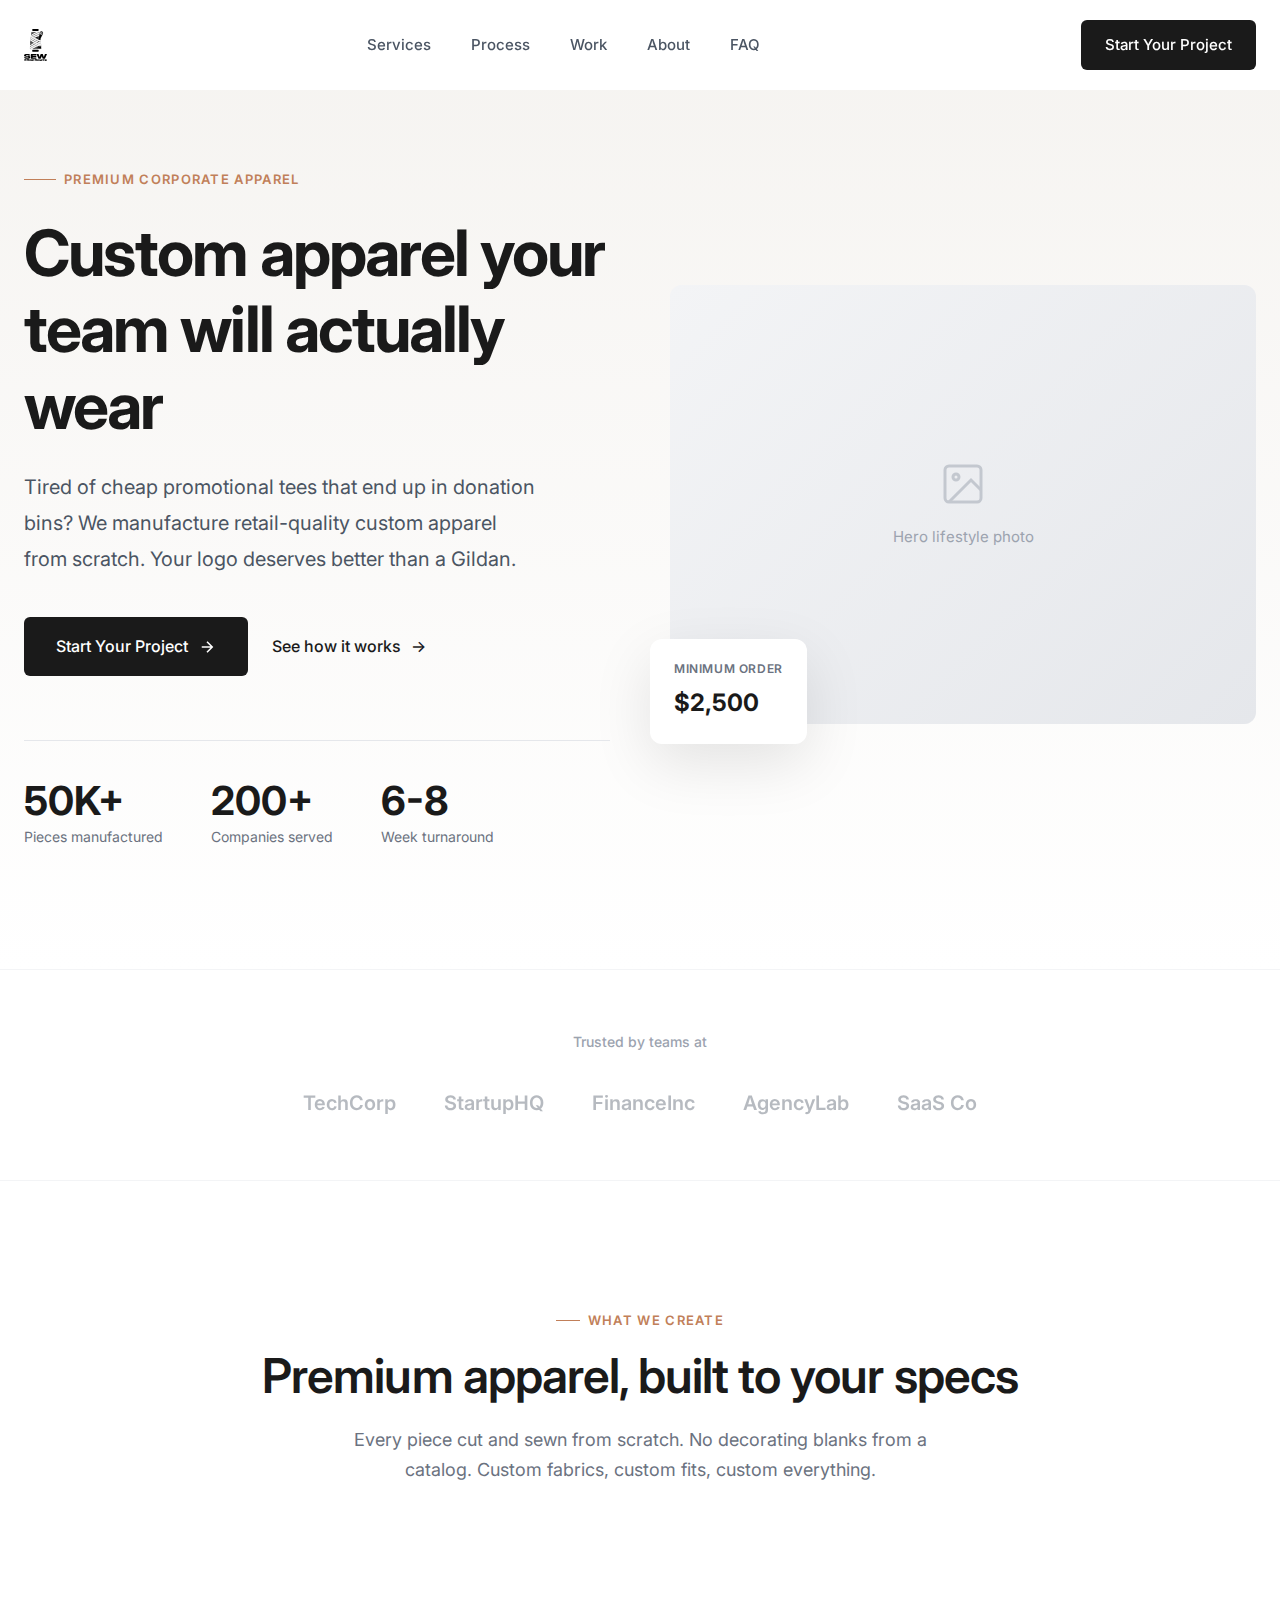
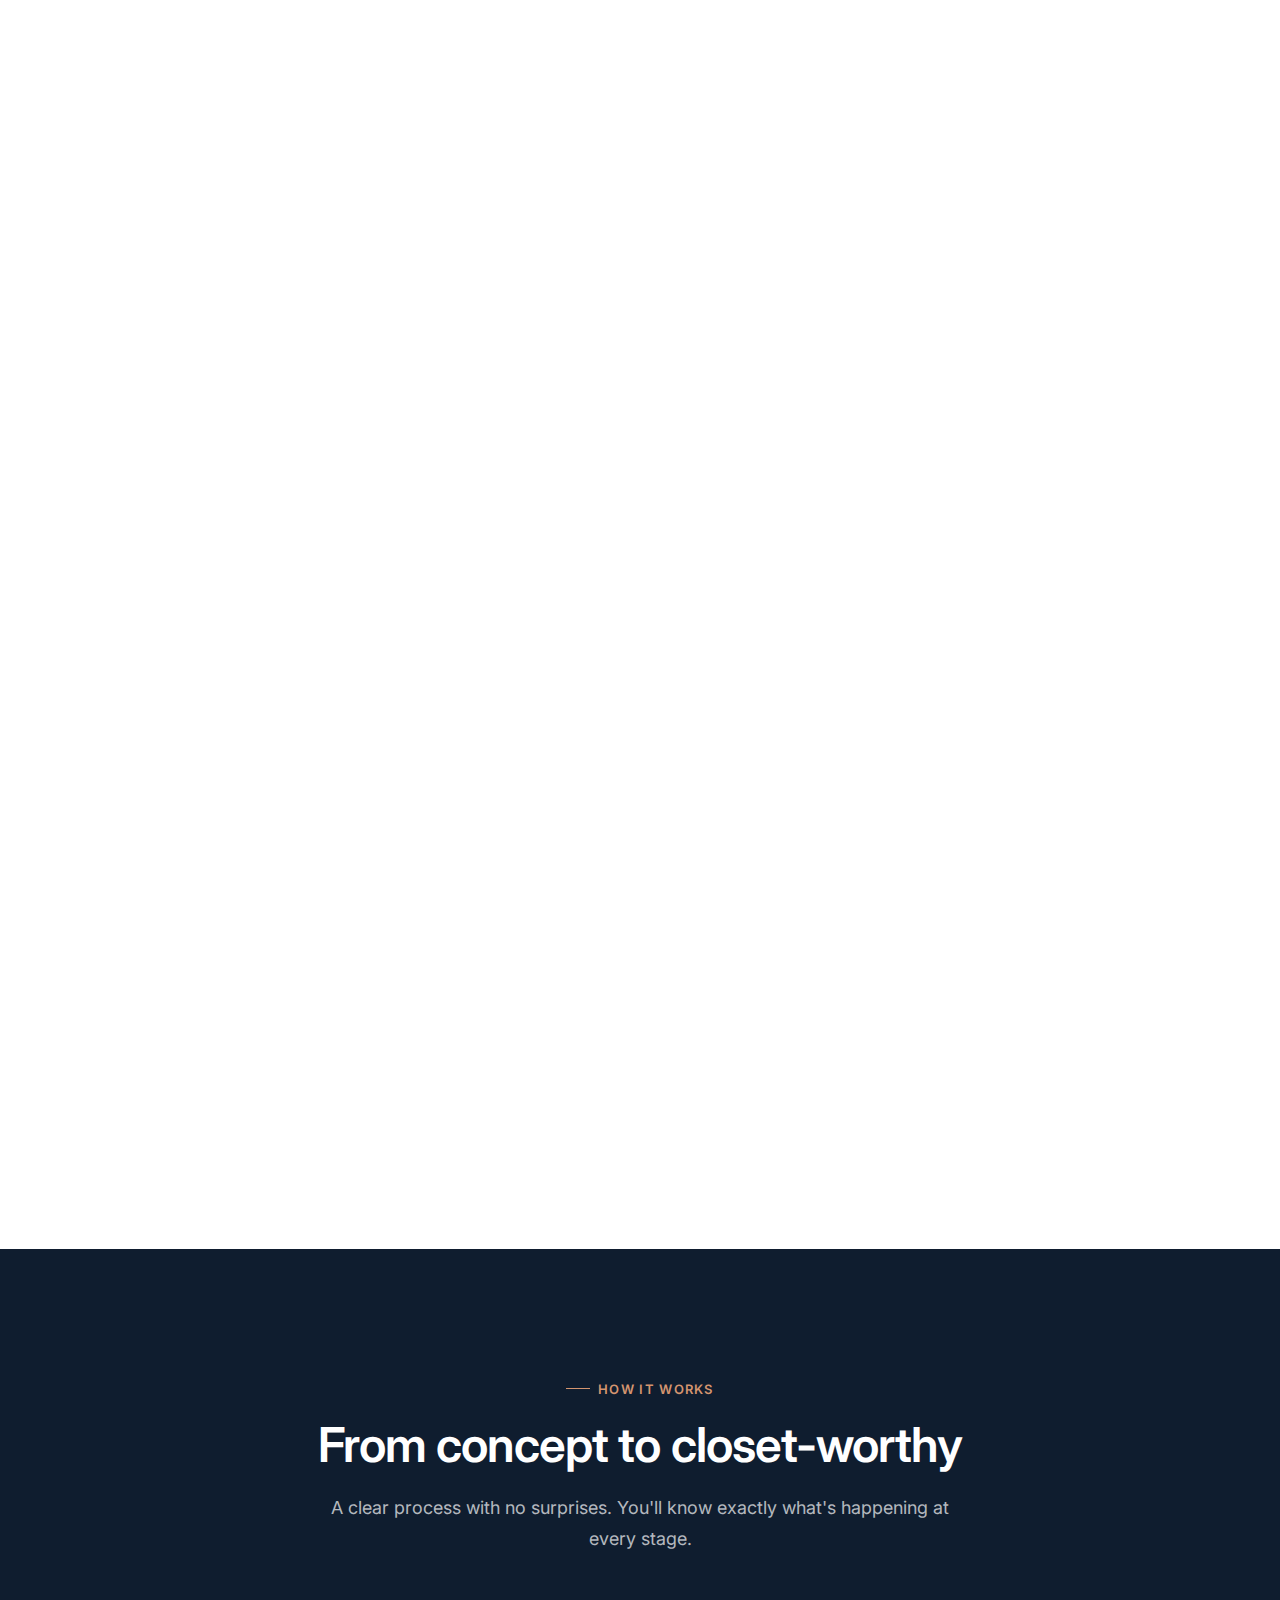
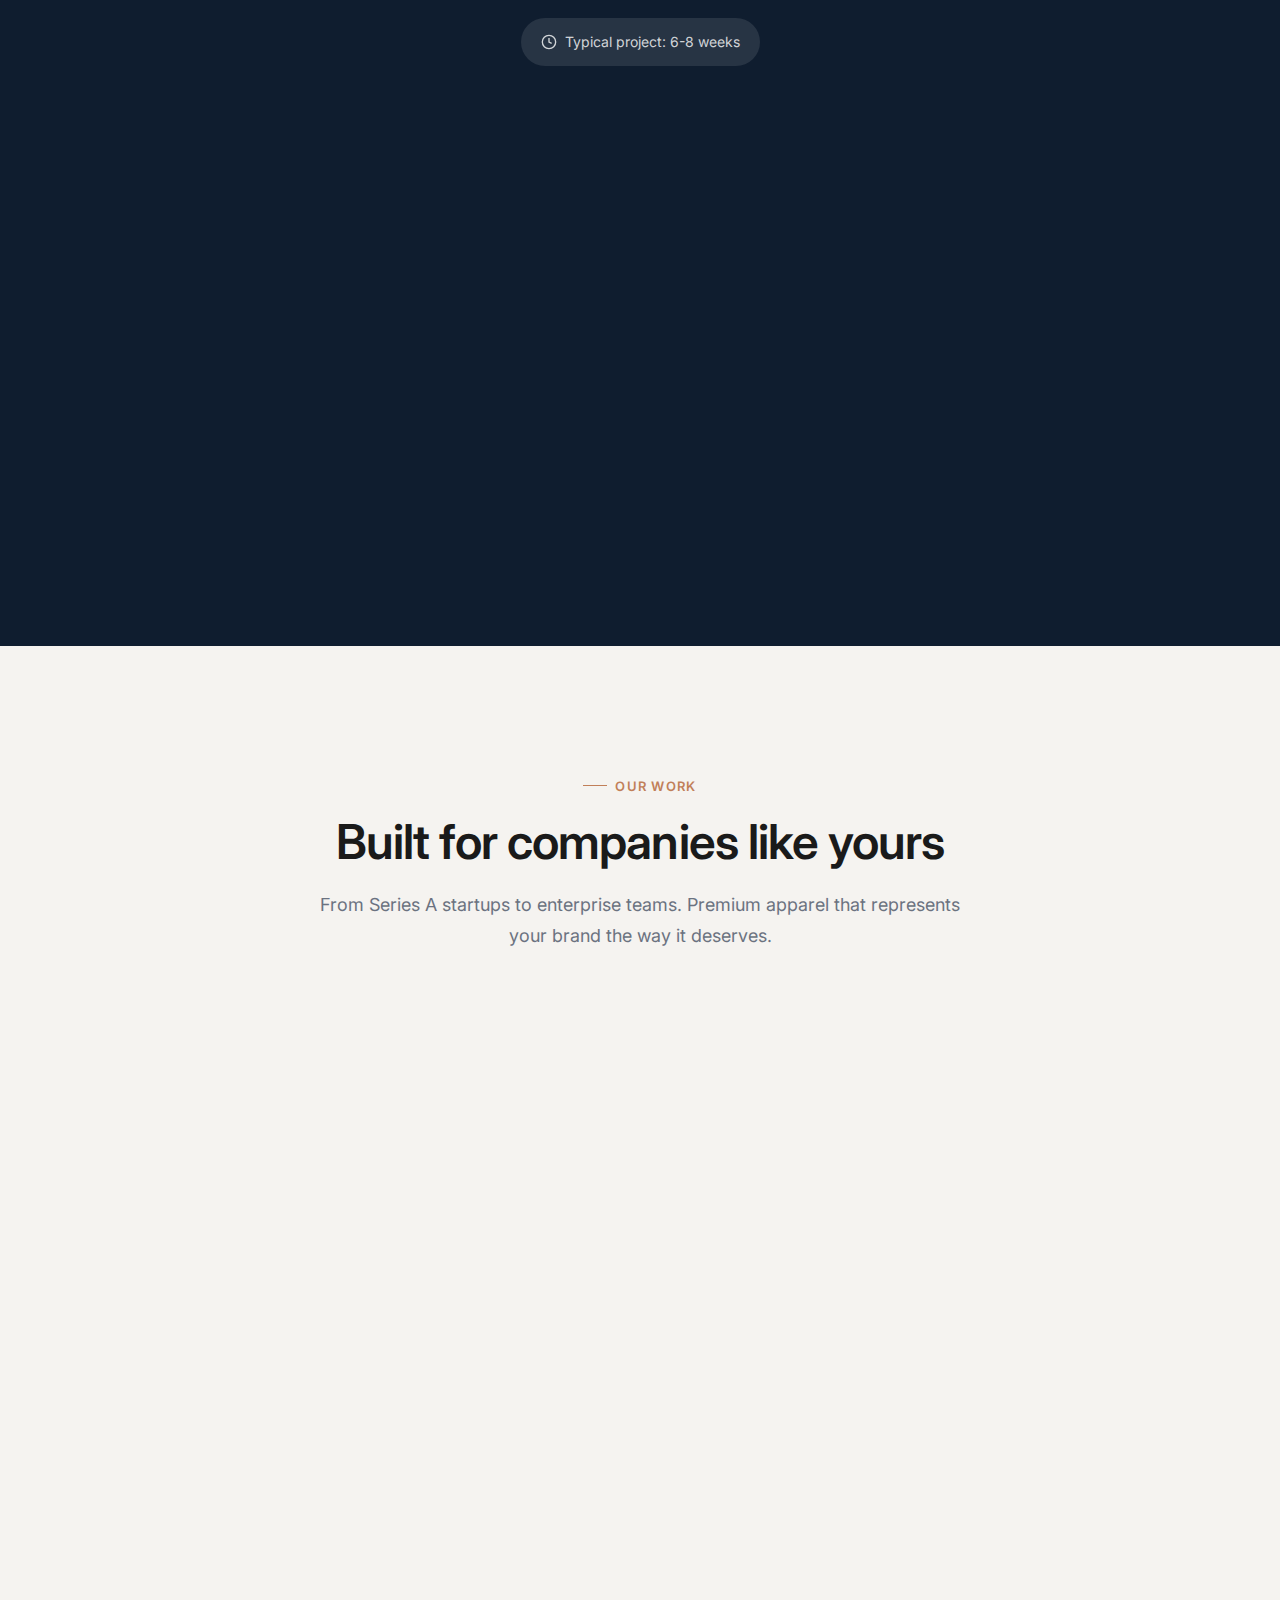
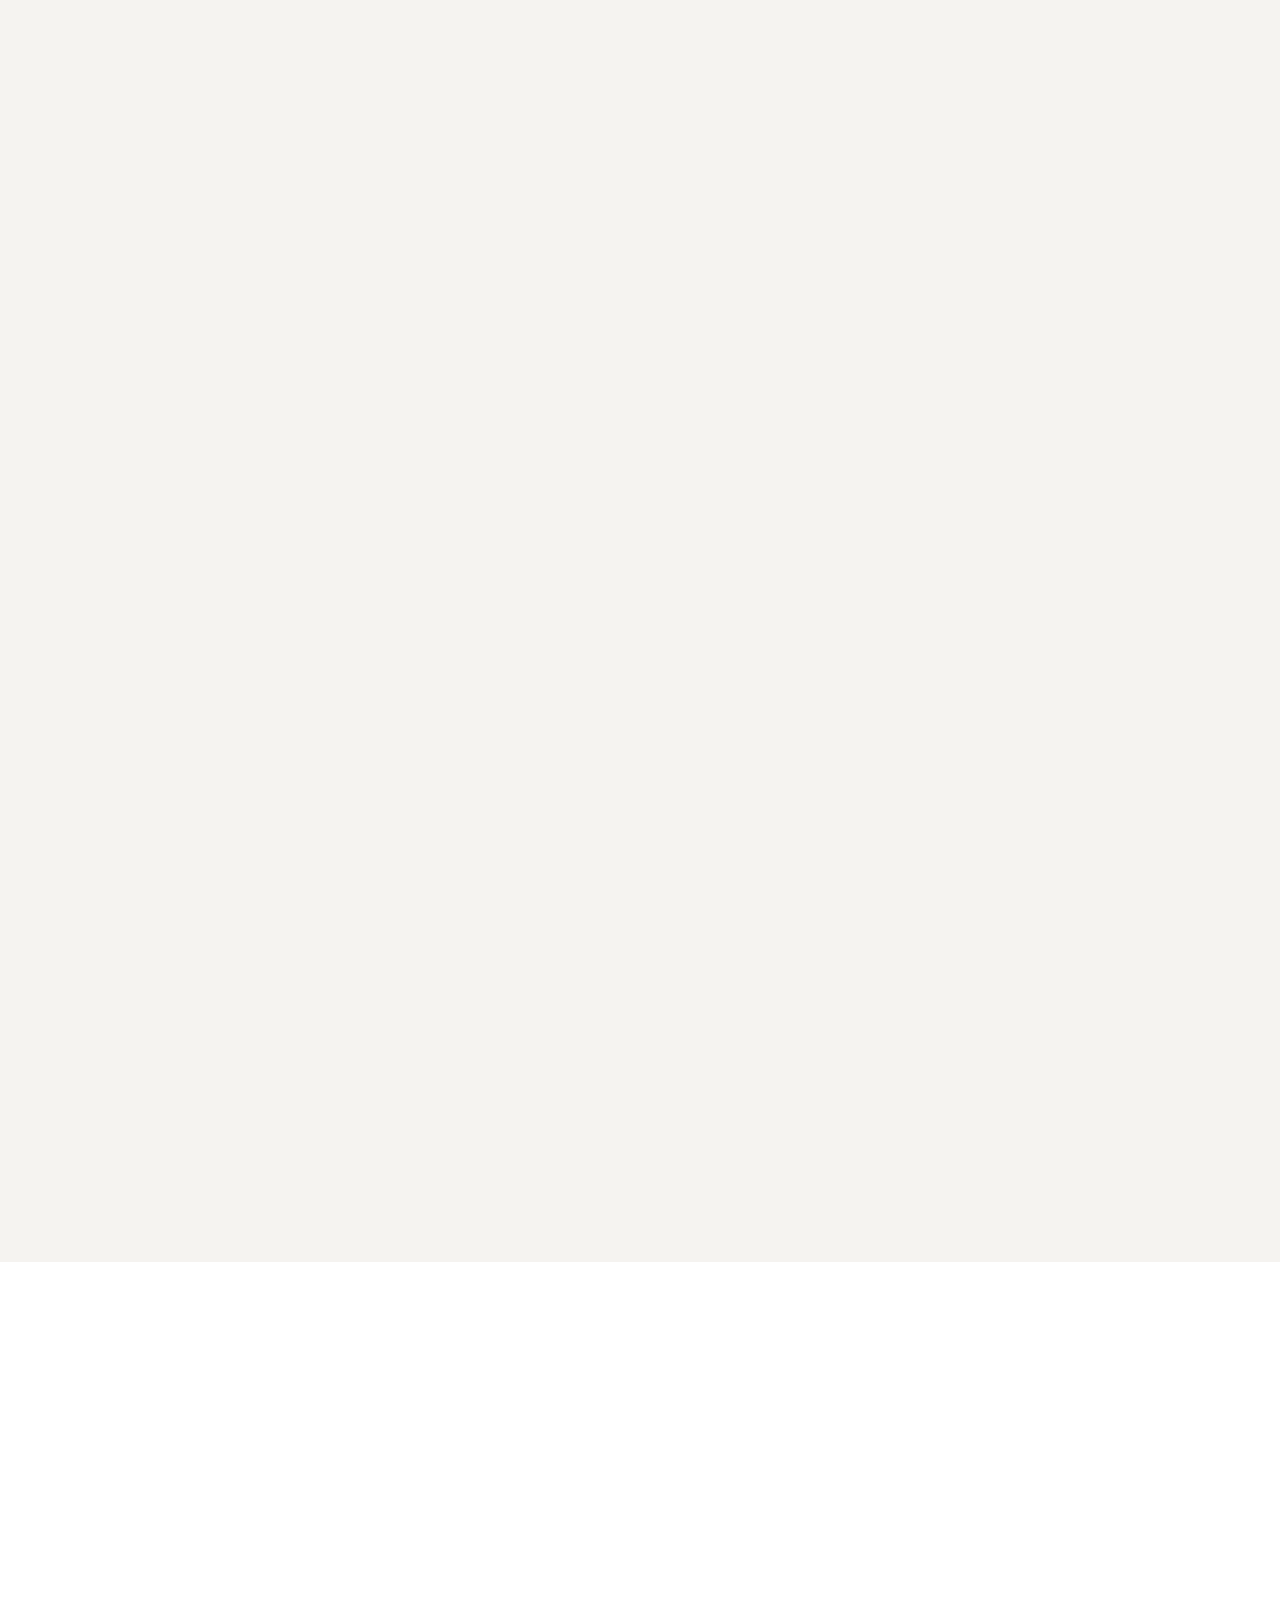
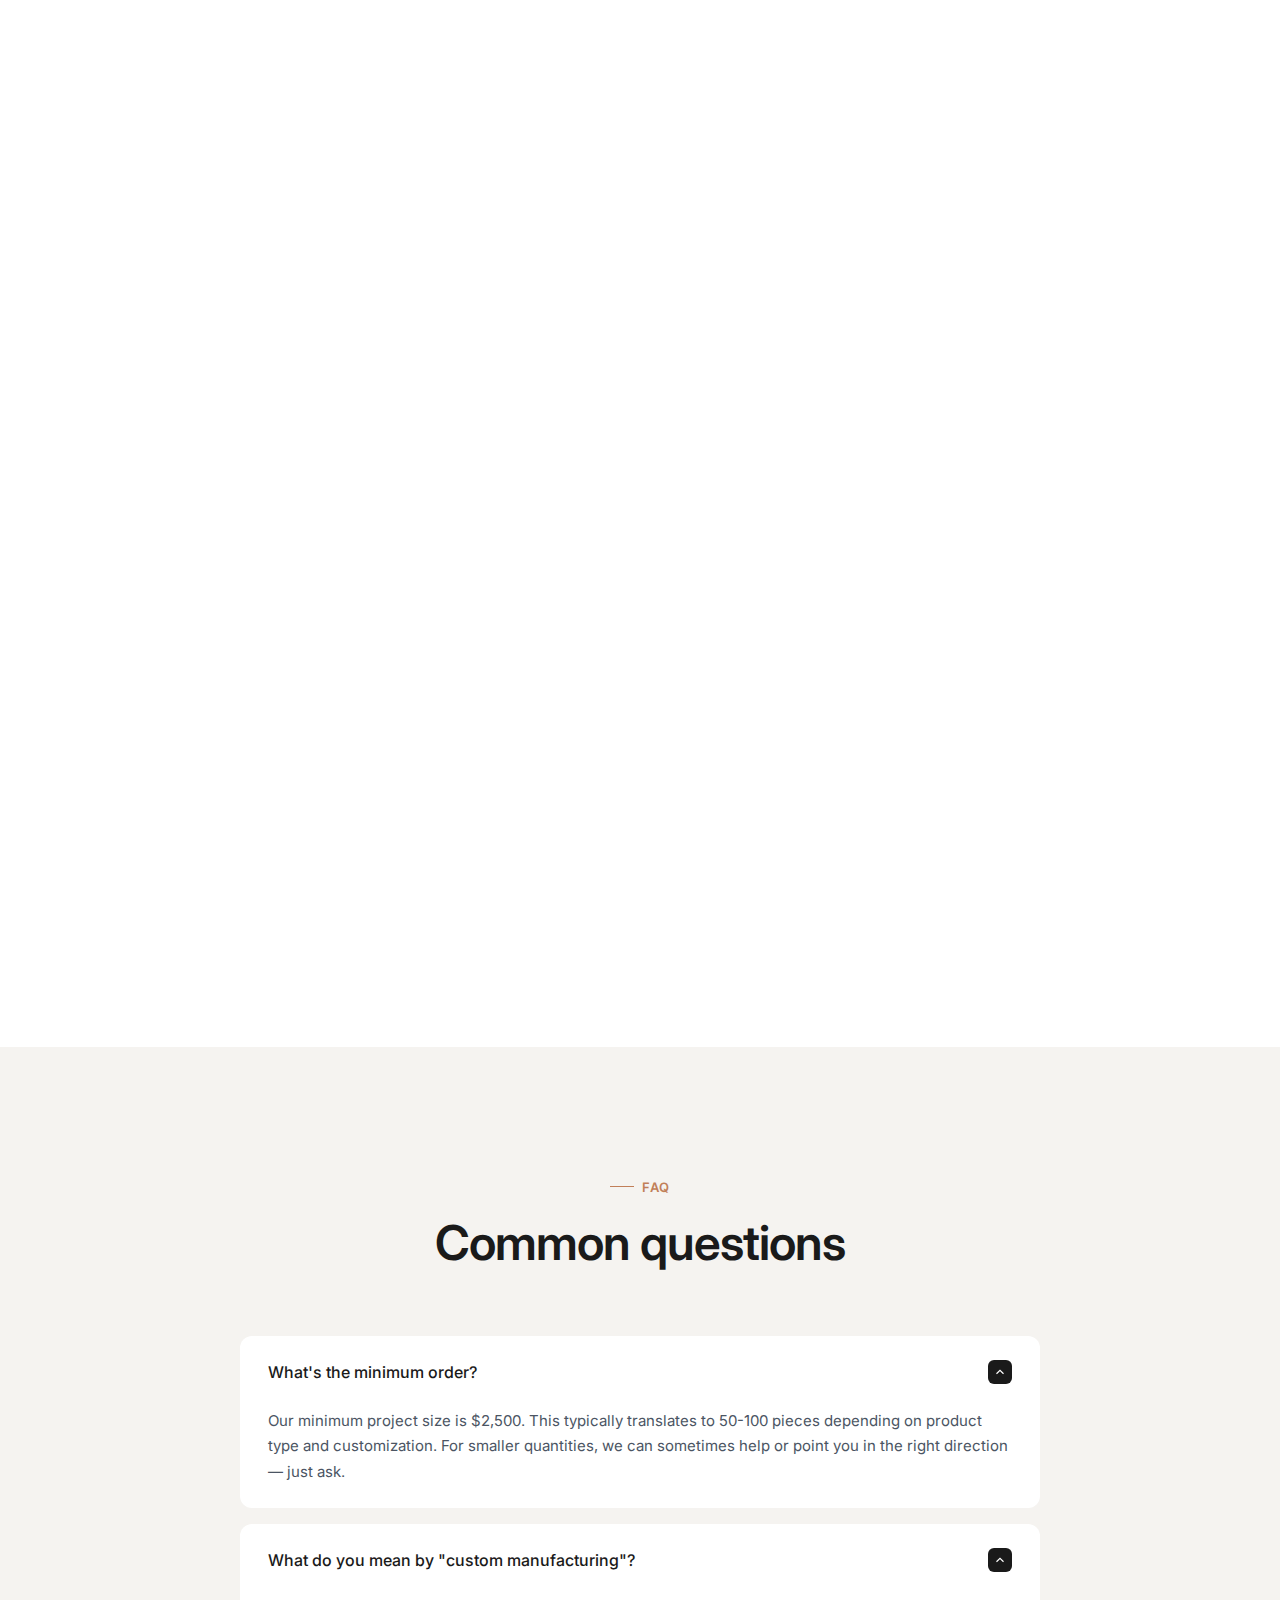
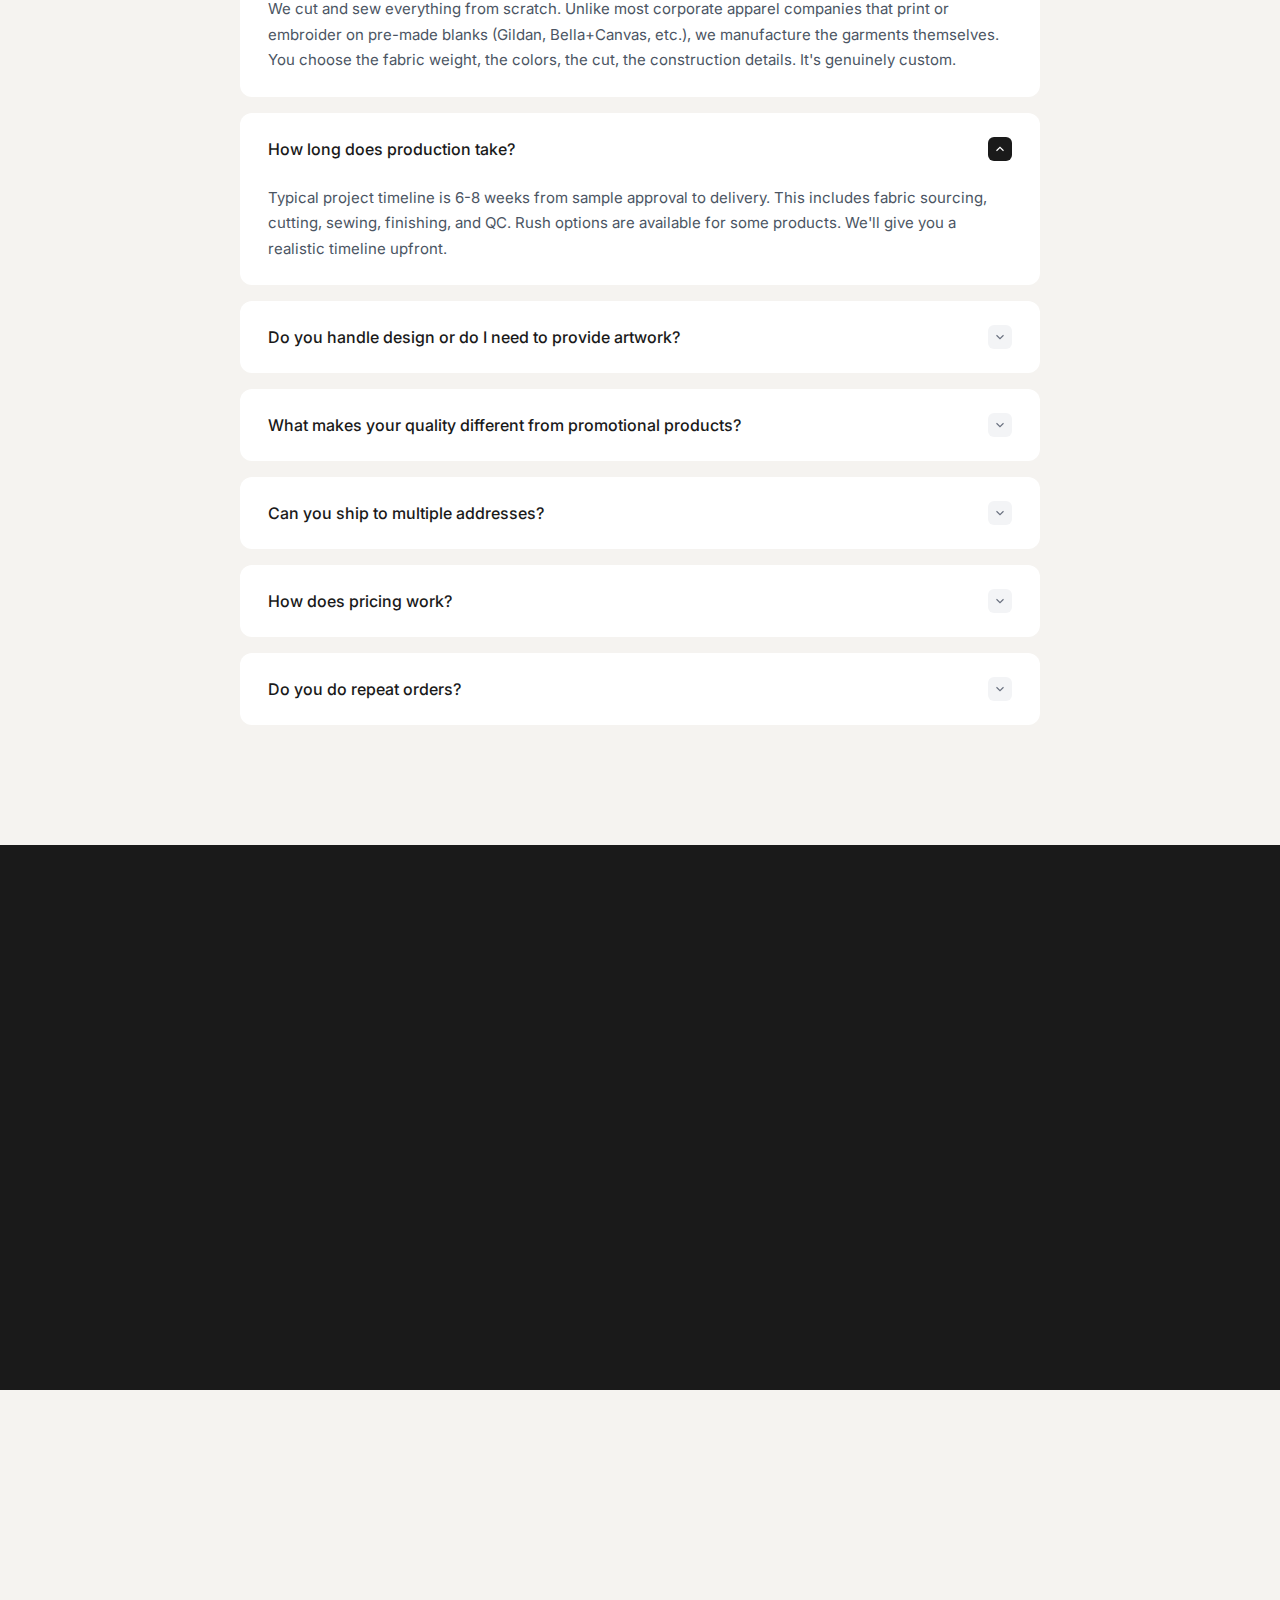
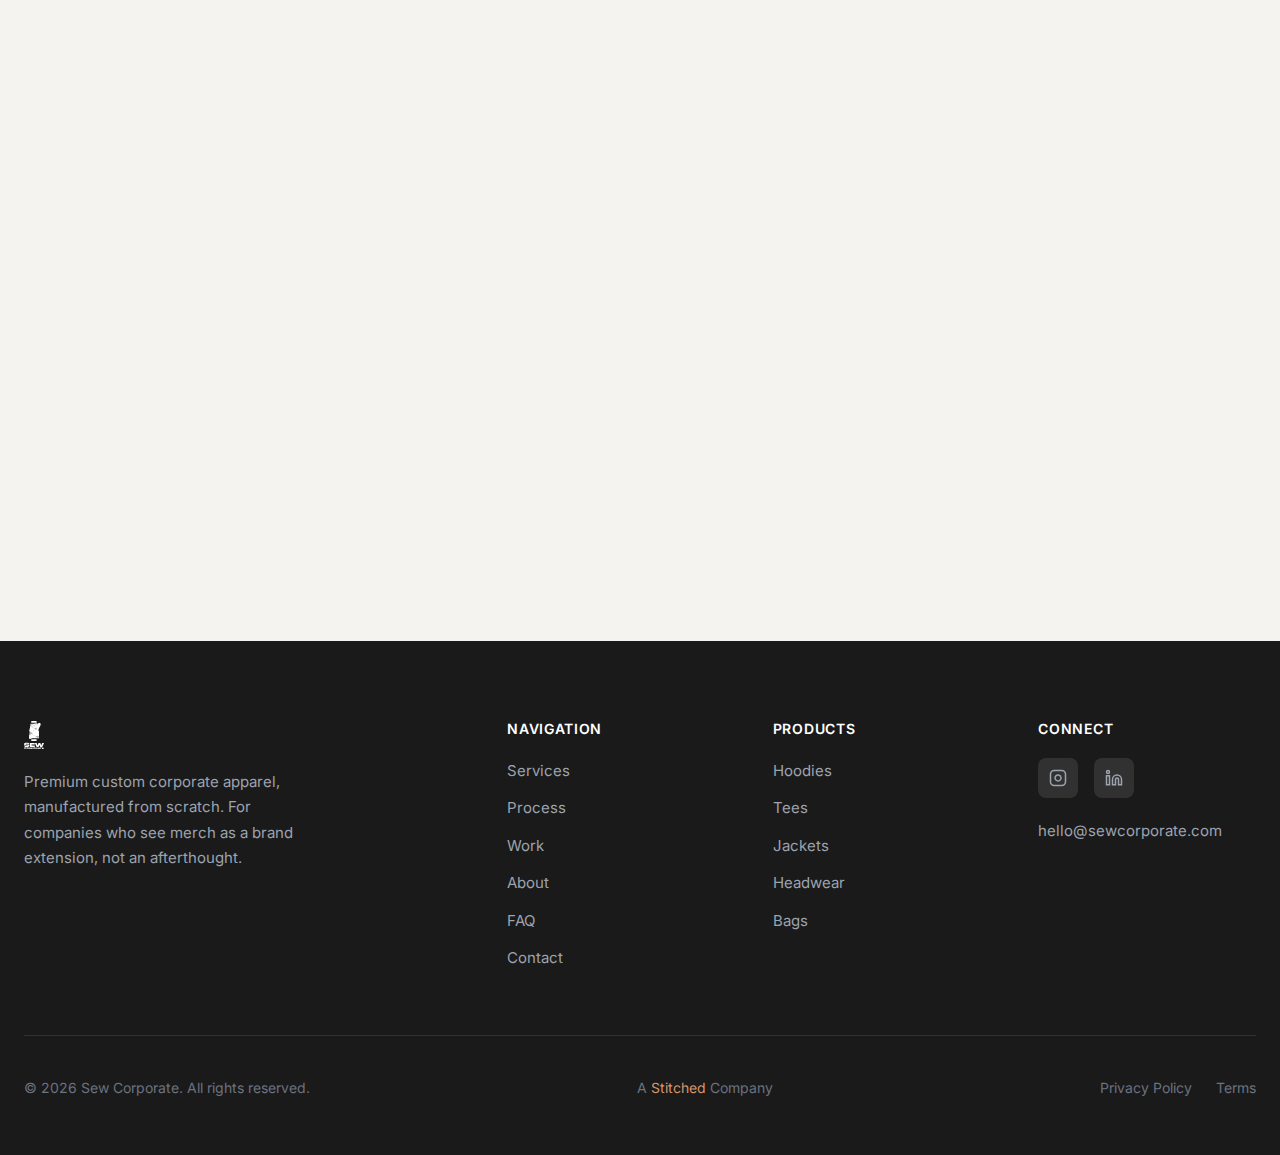
<file: index.html>
<!DOCTYPE html>
<html lang="en">
<head>
    <meta charset="UTF-8">
    <meta name="viewport" content="width=device-width, initial-scale=1.0">
    <title>Sew Corporate | Custom Apparel Your Team Will Actually Wear</title>
    <meta name="description" content="Premium custom corporate apparel manufactured from scratch. Hoodies, tees, jackets and gear that looks like retail, not like a trade show booth. Minimum orders start at $2,500.">
    <link rel="canonical" href="https://sewcorporate.com/">
    <link rel="icon" type="image/svg+xml" href="assets/Submark.svg">

    <!-- Schema.org markup -->
    <script type="application/ld+json">
    {
        "@context": "https://schema.org",
        "@type": "LocalBusiness",
        "name": "Sew Corporate",
        "description": "Premium custom corporate apparel manufactured from scratch. Cut & sew manufacturing for hoodies, tees, jackets and more.",
        "url": "https://sewcorporate.com",
        "logo": "https://sewcorporate.com/assets/Logo.svg",
        "image": "https://sewcorporate.com/assets/Logo.svg",
        "telephone": "",
        "email": "hello@sewcorporate.com",
        "address": {
            "@type": "PostalAddress",
            "addressLocality": "Los Angeles",
            "addressRegion": "CA",
            "addressCountry": "US"
        },
        "priceRange": "$$$",
        "openingHours": "Mo-Fr 09:00-18:00",
        "sameAs": [
            "https://instagram.com/sewcorporate",
            "https://linkedin.com/company/sewcorporate"
        ],
        "parentOrganization": {
            "@type": "Organization",
            "name": "Stitched",
            "url": "https://gostitched.com"
        }
    }
    </script>
    <link rel="preconnect" href="https://fonts.googleapis.com">
    <link rel="preconnect" href="https://fonts.gstatic.com" crossorigin>
    <link href="https://fonts.googleapis.com/css2?family=Inter:wght@400;500;600;700&display=swap" rel="stylesheet">
    <link rel="stylesheet" href="css/styles.css">
</head>
<body>
    <!-- Navigation -->
    <nav class="navbar">
        <div class="nav-container">
            <a href="/" class="logo">
                <img src="assets/Logo.svg" alt="Sew Corporate" class="logo-img">
            </a>
            <button class="mobile-menu-btn" aria-label="Toggle menu">
                <span></span>
                <span></span>
                <span></span>
            </button>
            <ul class="nav-links">
                <li><a href="/services">Services</a></li>
                <li><a href="/process">Process</a></li>
                <li><a href="/work">Work</a></li>
                <li><a href="/about">About</a></li>
                <li><a href="/faq">FAQ</a></li>
            </ul>
            <a href="/contact" class="nav-cta">Start Your Project</a>
        </div>
    </nav>

    <!-- Mobile Menu -->
    <div class="mobile-menu">
        <div class="mobile-menu-links">
            <a href="/services">Services</a>
            <a href="/process">Process</a>
            <a href="/work">Work</a>
            <a href="/about">About</a>
            <a href="/faq">FAQ</a>
            <a href="/contact" class="mobile-cta">Start Your Project</a>
        </div>
    </div>

    <!-- Hero Section -->
    <section class="hero">
        <div class="container">
            <div class="hero-grid">
                <div class="hero-content">
                    <span class="hero-label">Premium Corporate Apparel</span>
                    <h1>Custom apparel your team will actually wear</h1>
                    <p class="hero-subtitle">Tired of cheap promotional tees that end up in donation bins? We manufacture retail-quality custom apparel from scratch. Your logo deserves better than a Gildan.</p>
                    <div class="hero-ctas">
                        <a href="#contact" class="btn btn-primary">
                            Start Your Project
                            <svg class="btn-arrow" viewBox="0 0 24 24" fill="none" stroke="currentColor" stroke-width="2">
                                <path d="M5 12h14M12 5l7 7-7 7"/>
                            </svg>
                        </a>
                        <a href="#process" class="btn btn-text">
                            See how it works <span class="arrow">→</span>
                        </a>
                    </div>
                    <div class="hero-stats">
                        <div class="hero-stat">
                            <div class="hero-stat-value">50K+</div>
                            <div class="hero-stat-label">Pieces manufactured</div>
                        </div>
                        <div class="hero-stat">
                            <div class="hero-stat-value">200+</div>
                            <div class="hero-stat-label">Companies served</div>
                        </div>
                        <div class="hero-stat">
                            <div class="hero-stat-value">6-8</div>
                            <div class="hero-stat-label">Week turnaround</div>
                        </div>
                    </div>
                </div>
                <div class="hero-image">
                    <div class="hero-image-main">
                        <div class="hero-image-placeholder">
                            <svg viewBox="0 0 24 24" fill="none" stroke="currentColor" stroke-width="1.5">
                                <rect x="3" y="3" width="18" height="18" rx="2"/>
                                <circle cx="8.5" cy="8.5" r="1.5"/>
                                <path d="M21 15l-5-5L5 21"/>
                            </svg>
                            <span>Hero lifestyle photo</span>
                        </div>
                    </div>
                    <div class="hero-badge">
                        <div class="hero-badge-label">Minimum Order</div>
                        <div class="hero-badge-value">$2,500</div>
                    </div>
                </div>
            </div>
        </div>
    </section>

    <!-- Clients Section -->
    <section class="clients-section">
        <div class="container">
            <p class="clients-label">Trusted by teams at</p>
            <div class="clients-grid">
                <span class="client-logo">TechCorp</span>
                <span class="client-logo">StartupHQ</span>
                <span class="client-logo">FinanceInc</span>
                <span class="client-logo">AgencyLab</span>
                <span class="client-logo">SaaS Co</span>
            </div>
        </div>
    </section>

    <!-- Services Section -->
    <section id="services" class="services-section">
        <div class="container">
            <div class="section-header center">
                <span class="section-label">What We Create</span>
                <h2>Premium apparel, built to your specs</h2>
                <p>Every piece cut and sewn from scratch. No decorating blanks from a catalog. Custom fabrics, custom fits, custom everything.</p>
            </div>
            <div class="services-grid">
                <div class="service-card fade-in">
                    <div class="service-card-image">
                        <div class="service-card-placeholder">Hoodie product photo</div>
                    </div>
                    <h3>Hoodies & Sweatshirts</h3>
                    <div class="service-card-specs">
                        <span class="spec-tag">400GSM French Terry</span>
                        <span class="spec-tag">Custom Cuts</span>
                        <span class="spec-tag">YKK Zippers</span>
                    </div>
                    <p>Premium heavyweight options that feel like retail, not like a company giveaway.</p>
                    <div class="service-card-footer">
                        <span class="service-card-price">From <strong>50 units</strong></span>
                        <a href="#work" class="service-card-link">See examples →</a>
                    </div>
                </div>
                <div class="service-card fade-in" data-delay="1">
                    <div class="service-card-image">
                        <div class="service-card-placeholder">T-shirt product photo</div>
                    </div>
                    <h3>Tees & Long Sleeves</h3>
                    <div class="service-card-specs">
                        <span class="spec-tag">180-220GSM Cotton</span>
                        <span class="spec-tag">Boxy or Fitted</span>
                        <span class="spec-tag">Puff Print</span>
                    </div>
                    <p>Your design, your colors, your fit. The kind of tee that gets stolen from the office.</p>
                    <div class="service-card-footer">
                        <span class="service-card-price">From <strong>100 units</strong></span>
                        <a href="#work" class="service-card-link">See examples →</a>
                    </div>
                </div>
                <div class="service-card fade-in" data-delay="2">
                    <div class="service-card-image">
                        <div class="service-card-placeholder">Jacket product photo</div>
                    </div>
                    <h3>Jackets & Outerwear</h3>
                    <div class="service-card-specs">
                        <span class="spec-tag">Custom Hardware</span>
                        <span class="spec-tag">Custom Linings</span>
                        <span class="spec-tag">Embroidery</span>
                    </div>
                    <p>Coach jackets, bombers, puffers. Premium outerwear for executive gifts and brand ambassadors.</p>
                    <div class="service-card-footer">
                        <span class="service-card-price">From <strong>25 units</strong></span>
                        <a href="#work" class="service-card-link">See examples →</a>
                    </div>
                </div>
                <div class="service-card fade-in" data-delay="3">
                    <div class="service-card-image">
                        <div class="service-card-placeholder">Hat product photo</div>
                    </div>
                    <h3>Headwear</h3>
                    <div class="service-card-specs">
                        <span class="spec-tag">Structured</span>
                        <span class="spec-tag">Dad Hats</span>
                        <span class="spec-tag">Beanies</span>
                    </div>
                    <p>Custom patches, woven labels, premium embroidery. Not the foam trucker your competitors give away.</p>
                    <div class="service-card-footer">
                        <span class="service-card-price">From <strong>50 units</strong></span>
                        <a href="#work" class="service-card-link">See examples →</a>
                    </div>
                </div>
                <div class="service-card fade-in" data-delay="4">
                    <div class="service-card-image">
                        <div class="service-card-placeholder">Bag product photo</div>
                    </div>
                    <h3>Bags & Accessories</h3>
                    <div class="service-card-specs">
                        <span class="spec-tag">Canvas</span>
                        <span class="spec-tag">Nylon</span>
                        <span class="spec-tag">Leather Details</span>
                    </div>
                    <p>Totes, duffels, backpacks. Functional accessories your team will actually use.</p>
                    <div class="service-card-footer">
                        <span class="service-card-price">From <strong>50 units</strong></span>
                        <a href="#work" class="service-card-link">See examples →</a>
                    </div>
                </div>
                <div class="service-card fade-in" data-delay="5">
                    <div class="service-card-image">
                        <div class="service-card-placeholder">Full collection photo</div>
                    </div>
                    <h3>Full Collections</h3>
                    <div class="service-card-specs">
                        <span class="spec-tag">Mixed Products</span>
                        <span class="spec-tag">Cohesive Design</span>
                        <span class="spec-tag">Welcome Kits</span>
                    </div>
                    <p>Complete onboarding packages, event merchandise, seasonal drops. We handle everything.</p>
                    <div class="service-card-footer">
                        <span class="service-card-price">Custom pricing</span>
                        <a href="#contact" class="service-card-link">Get a quote →</a>
                    </div>
                </div>
            </div>
        </div>
    </section>

    <!-- Process Section -->
    <section id="process" class="process-section">
        <div class="container">
            <div class="section-header center">
                <span class="section-label">How It Works</span>
                <h2>From concept to closet-worthy</h2>
                <p>A clear process with no surprises. You'll know exactly what's happening at every stage.</p>
            </div>
            <div class="process-timeline">
                <div class="timeline-badge">
                    <svg viewBox="0 0 24 24" fill="none" stroke="currentColor" stroke-width="2">
                        <circle cx="12" cy="12" r="10"/>
                        <path d="M12 6v6l4 2"/>
                    </svg>
                    Typical project: 6-8 weeks
                </div>
            </div>
            <div class="process-grid">
                <div class="process-step fade-in">
                    <div class="process-step-number">1</div>
                    <h3>Share your vision</h3>
                    <p>Tell us what you need. Brand guidelines, rough sketches, Pinterest boards, or just "we want something cool."</p>
                    <div class="process-step-details">
                        <div class="process-step-detail">
                            <svg viewBox="0 0 24 24" fill="none" stroke="currentColor" stroke-width="2"><polyline points="20 6 9 17 4 12"/></svg>
                            Fill out project form (5 min)
                        </div>
                        <div class="process-step-detail">
                            <svg viewBox="0 0 24 24" fill="none" stroke="currentColor" stroke-width="2"><polyline points="20 6 9 17 4 12"/></svg>
                            We respond within 24 hours
                        </div>
                        <div class="process-step-detail">
                            <svg viewBox="0 0 24 24" fill="none" stroke="currentColor" stroke-width="2"><polyline points="20 6 9 17 4 12"/></svg>
                            15-min discovery call
                        </div>
                    </div>
                </div>
                <div class="process-step fade-in" data-delay="1">
                    <div class="process-step-number">2</div>
                    <h3>Design & sampling</h3>
                    <p>We create designs and produce physical samples. Refine until it's right. Pay nothing until you approve.</p>
                    <div class="process-step-details">
                        <div class="process-step-detail">
                            <svg viewBox="0 0 24 24" fill="none" stroke="currentColor" stroke-width="2"><polyline points="20 6 9 17 4 12"/></svg>
                            Design mockups in 1 week
                        </div>
                        <div class="process-step-detail">
                            <svg viewBox="0 0 24 24" fill="none" stroke="currentColor" stroke-width="2"><polyline points="20 6 9 17 4 12"/></svg>
                            Physical samples in 2 weeks
                        </div>
                        <div class="process-step-detail">
                            <svg viewBox="0 0 24 24" fill="none" stroke="currentColor" stroke-width="2"><polyline points="20 6 9 17 4 12"/></svg>
                            Unlimited revisions
                        </div>
                    </div>
                </div>
                <div class="process-step fade-in" data-delay="2">
                    <div class="process-step-number">3</div>
                    <h3>Production</h3>
                    <p>Your order goes into production. Every piece cut and sewn with premium materials and QC inspection.</p>
                    <div class="process-step-details">
                        <div class="process-step-detail">
                            <svg viewBox="0 0 24 24" fill="none" stroke="currentColor" stroke-width="2"><polyline points="20 6 9 17 4 12"/></svg>
                            Cut & sew manufacturing
                        </div>
                        <div class="process-step-detail">
                            <svg viewBox="0 0 24 24" fill="none" stroke="currentColor" stroke-width="2"><polyline points="20 6 9 17 4 12"/></svg>
                            Individual QC inspection
                        </div>
                        <div class="process-step-detail">
                            <svg viewBox="0 0 24 24" fill="none" stroke="currentColor" stroke-width="2"><polyline points="20 6 9 17 4 12"/></svg>
                            Progress updates weekly
                        </div>
                    </div>
                </div>
                <div class="process-step fade-in" data-delay="3">
                    <div class="process-step-number">4</div>
                    <h3>Delivery</h3>
                    <p>Shipped to your office or directly to team members. We handle the logistics so you don't have to.</p>
                    <div class="process-step-details">
                        <div class="process-step-detail">
                            <svg viewBox="0 0 24 24" fill="none" stroke="currentColor" stroke-width="2"><polyline points="20 6 9 17 4 12"/></svg>
                            Bulk or individual shipping
                        </div>
                        <div class="process-step-detail">
                            <svg viewBox="0 0 24 24" fill="none" stroke="currentColor" stroke-width="2"><polyline points="20 6 9 17 4 12"/></svg>
                            Custom packaging available
                        </div>
                        <div class="process-step-detail">
                            <svg viewBox="0 0 24 24" fill="none" stroke="currentColor" stroke-width="2"><polyline points="20 6 9 17 4 12"/></svg>
                            Tracking for every shipment
                        </div>
                    </div>
                </div>
            </div>
        </div>
    </section>

    <!-- Work Section -->
    <section id="work" class="work-section">
        <div class="container">
            <div class="section-header center">
                <span class="section-label">Our Work</span>
                <h2>Built for companies like yours</h2>
                <p>From Series A startups to enterprise teams. Premium apparel that represents your brand the way it deserves.</p>
            </div>
            <div class="work-grid">
                <div class="work-card featured fade-in">
                    <div class="work-card-image">
                        <div class="work-card-placeholder">
                            <svg viewBox="0 0 24 24" fill="none" stroke="currentColor" stroke-width="1.5">
                                <rect x="3" y="3" width="18" height="18" rx="2"/>
                                <circle cx="8.5" cy="8.5" r="1.5"/>
                                <path d="M21 15l-5-5L5 21"/>
                            </svg>
                            Featured project photo
                        </div>
                    </div>
                    <div class="work-card-content">
                        <span class="work-card-category">Tech Startup</span>
                        <h3>Series B SaaS Company</h3>
                        <p>Full employee collection for 200+ team members. Premium hoodies, fitted tees, and dad hats with subtle branding employees actually wear outside work.</p>
                        <div class="work-card-meta">
                            <span class="work-card-scope">500+ pieces</span>
                            <a href="#contact" class="work-card-link">View details →</a>
                        </div>
                    </div>
                </div>
                <div class="work-card fade-in" data-delay="1">
                    <div class="work-card-image">
                        <div class="work-card-placeholder">
                            <svg viewBox="0 0 24 24" fill="none" stroke="currentColor" stroke-width="1.5">
                                <rect x="3" y="3" width="18" height="18" rx="2"/>
                                <circle cx="8.5" cy="8.5" r="1.5"/>
                                <path d="M21 15l-5-5L5 21"/>
                            </svg>
                            Project photo
                        </div>
                    </div>
                    <div class="work-card-content">
                        <span class="work-card-category">Finance</span>
                        <h3>Investment Firm Executive Gifts</h3>
                        <p>Custom quarter-zips and bombers for partner-level team. Premium materials, understated branding.</p>
                        <div class="work-card-meta">
                            <span class="work-card-scope">75 pieces</span>
                            <a href="#contact" class="work-card-link">View details →</a>
                        </div>
                    </div>
                </div>
                <div class="work-card fade-in" data-delay="2">
                    <div class="work-card-image">
                        <div class="work-card-placeholder">
                            <svg viewBox="0 0 24 24" fill="none" stroke="currentColor" stroke-width="1.5">
                                <rect x="3" y="3" width="18" height="18" rx="2"/>
                                <circle cx="8.5" cy="8.5" r="1.5"/>
                                <path d="M21 15l-5-5L5 21"/>
                            </svg>
                            Project photo
                        </div>
                    </div>
                    <div class="work-card-content">
                        <span class="work-card-category">Event</span>
                        <h3>Annual Company Conference</h3>
                        <p>1,000+ piece run for company-wide offsite. Mixed products with cohesive design system.</p>
                        <div class="work-card-meta">
                            <span class="work-card-scope">1,200 pieces</span>
                            <a href="#contact" class="work-card-link">View details →</a>
                        </div>
                    </div>
                </div>
                <div class="work-card fade-in" data-delay="3">
                    <div class="work-card-image">
                        <div class="work-card-placeholder">
                            <svg viewBox="0 0 24 24" fill="none" stroke="currentColor" stroke-width="1.5">
                                <rect x="3" y="3" width="18" height="18" rx="2"/>
                                <circle cx="8.5" cy="8.5" r="1.5"/>
                                <path d="M21 15l-5-5L5 21"/>
                            </svg>
                            Project photo
                        </div>
                    </div>
                    <div class="work-card-content">
                        <span class="work-card-category">Startup</span>
                        <h3>New Hire Welcome Kits</h3>
                        <p>Ongoing onboarding program. Hoodie, tee, and tote shipped to each new employee's home.</p>
                        <div class="work-card-meta">
                            <span class="work-card-scope">Monthly orders</span>
                            <a href="#contact" class="work-card-link">View details →</a>
                        </div>
                    </div>
                </div>
                <div class="work-card fade-in" data-delay="4">
                    <div class="work-card-image">
                        <div class="work-card-placeholder">
                            <svg viewBox="0 0 24 24" fill="none" stroke="currentColor" stroke-width="1.5">
                                <rect x="3" y="3" width="18" height="18" rx="2"/>
                                <circle cx="8.5" cy="8.5" r="1.5"/>
                                <path d="M21 15l-5-5L5 21"/>
                            </svg>
                            Project photo
                        </div>
                    </div>
                    <div class="work-card-content">
                        <span class="work-card-category">Agency</span>
                        <h3>Creative Agency Anniversary</h3>
                        <p>Limited edition varsity jackets celebrating 10 years. Custom chenille patches and embroidery.</p>
                        <div class="work-card-meta">
                            <span class="work-card-scope">50 pieces</span>
                            <a href="#contact" class="work-card-link">View details →</a>
                        </div>
                    </div>
                </div>
                <div class="work-card fade-in" data-delay="5">
                    <div class="work-card-image">
                        <div class="work-card-placeholder">
                            <svg viewBox="0 0 24 24" fill="none" stroke="currentColor" stroke-width="1.5">
                                <rect x="3" y="3" width="18" height="18" rx="2"/>
                                <circle cx="8.5" cy="8.5" r="1.5"/>
                                <path d="M21 15l-5-5L5 21"/>
                            </svg>
                            Project photo
                        </div>
                    </div>
                    <div class="work-card-content">
                        <span class="work-card-category">SaaS</span>
                        <h3>Quarterly Swag Program</h3>
                        <p>Recurring seasonal drops for distributed team. Different product focus each quarter.</p>
                        <div class="work-card-meta">
                            <span class="work-card-scope">150 pieces/quarter</span>
                            <a href="#contact" class="work-card-link">View details →</a>
                        </div>
                    </div>
                </div>
            </div>
        </div>
    </section>

    <!-- Testimonial Section -->
    <section class="testimonials-section">
        <div class="container">
            <div class="testimonial-card fade-in">
                <p class="testimonial-quote">"Finally, merch that doesn't look like merch. Our team actually wears this stuff on weekends. The quality difference from our old promotional vendor is night and day."</p>
                <div class="testimonial-author">
                    <div class="testimonial-avatar"></div>
                    <div class="testimonial-info">
                        <h4>Head of People</h4>
                        <p>Series B SaaS Company</p>
                    </div>
                </div>
            </div>
        </div>
    </section>

    <!-- About Section -->
    <section id="about" class="about-section">
        <div class="container">
            <div class="about-grid">
                <div class="about-content fade-in">
                    <span class="section-label">About Us</span>
                    <h2>We're not a promo products company</h2>
                    <p class="text-large">Sew Corporate is part of the Stitched family — the same team that manufactures custom apparel for streetwear brands and creative labels. We brought that expertise to corporate because too much company merch is garbage.</p>
                    <div class="about-features">
                        <div class="about-feature">
                            <div class="about-feature-icon">
                                <svg viewBox="0 0 24 24" fill="none" stroke="currentColor" stroke-width="2">
                                    <path d="M12 2L3 7v7c0 5 9 9 9 9s9-4 9-9V7l-9-5z"/>
                                </svg>
                            </div>
                            <div>
                                <h4>Cut & sew manufacturing</h4>
                                <p>We don't decorate blanks. Every piece manufactured from scratch with your specs.</p>
                            </div>
                        </div>
                        <div class="about-feature">
                            <div class="about-feature-icon">
                                <svg viewBox="0 0 24 24" fill="none" stroke="currentColor" stroke-width="2">
                                    <path d="M12 19l7-7 3 3-7 7-3-3z"/>
                                    <path d="M18 13l-1.5-7.5L2 2l3.5 14.5L13 18l5-5z"/>
                                    <path d="M2 2l7.586 7.586"/>
                                </svg>
                            </div>
                            <div>
                                <h4>Design support included</h4>
                                <p>Don't have finished artwork? We'll create designs worth wearing.</p>
                            </div>
                        </div>
                        <div class="about-feature">
                            <div class="about-feature-icon">
                                <svg viewBox="0 0 24 24" fill="none" stroke="currentColor" stroke-width="2">
                                    <path d="M22 11.08V12a10 10 0 1 1-5.93-9.14"/>
                                    <polyline points="22 4 12 14.01 9 11.01"/>
                                </svg>
                            </div>
                            <div>
                                <h4>Retail-quality materials</h4>
                                <p>400GSM French terry, YKK zippers, custom woven labels. Quality you'd buy yourself.</p>
                            </div>
                        </div>
                    </div>
                </div>
                <div class="about-image fade-in" data-delay="1">
                    <div class="about-image-main">
                        <div class="hero-image-placeholder">
                            <svg viewBox="0 0 24 24" fill="none" stroke="currentColor" stroke-width="1.5">
                                <rect x="3" y="3" width="18" height="18" rx="2"/>
                                <circle cx="8.5" cy="8.5" r="1.5"/>
                                <path d="M21 15l-5-5L5 21"/>
                            </svg>
                            <span>Manufacturing facility photo</span>
                        </div>
                    </div>
                </div>
            </div>
        </div>
    </section>

    <!-- FAQ Section -->
    <section id="faq" class="faq-section">
        <div class="container">
            <div class="section-header center">
                <span class="section-label">FAQ</span>
                <h2>Common questions</h2>
            </div>
            <div class="faq-list" style="max-width: 800px; margin: 0 auto;">
                <div class="faq-item active">
                    <button class="faq-question">
                        <span>What's the minimum order?</span>
                        <span class="faq-icon">
                            <svg viewBox="0 0 24 24" fill="none" stroke="currentColor" stroke-width="2">
                                <polyline points="6 9 12 15 18 9"/>
                            </svg>
                        </span>
                    </button>
                    <div class="faq-answer">
                        <div class="faq-answer-content">
                            Our minimum project size is $2,500. This typically translates to 50-100 pieces depending on product type and customization. For smaller quantities, we can sometimes help or point you in the right direction — just ask.
                        </div>
                    </div>
                </div>
                <div class="faq-item active">
                    <button class="faq-question">
                        <span>What do you mean by "custom manufacturing"?</span>
                        <span class="faq-icon">
                            <svg viewBox="0 0 24 24" fill="none" stroke="currentColor" stroke-width="2">
                                <polyline points="6 9 12 15 18 9"/>
                            </svg>
                        </span>
                    </button>
                    <div class="faq-answer">
                        <div class="faq-answer-content">
                            We cut and sew everything from scratch. Unlike most corporate apparel companies that print or embroider on pre-made blanks (Gildan, Bella+Canvas, etc.), we manufacture the garments themselves. You choose the fabric weight, the colors, the cut, the construction details. It's genuinely custom.
                        </div>
                    </div>
                </div>
                <div class="faq-item active">
                    <button class="faq-question">
                        <span>How long does production take?</span>
                        <span class="faq-icon">
                            <svg viewBox="0 0 24 24" fill="none" stroke="currentColor" stroke-width="2">
                                <polyline points="6 9 12 15 18 9"/>
                            </svg>
                        </span>
                    </button>
                    <div class="faq-answer">
                        <div class="faq-answer-content">
                            Typical project timeline is 6-8 weeks from sample approval to delivery. This includes fabric sourcing, cutting, sewing, finishing, and QC. Rush options are available for some products. We'll give you a realistic timeline upfront.
                        </div>
                    </div>
                </div>
                <div class="faq-item">
                    <button class="faq-question">
                        <span>Do you handle design or do I need to provide artwork?</span>
                        <span class="faq-icon">
                            <svg viewBox="0 0 24 24" fill="none" stroke="currentColor" stroke-width="2">
                                <polyline points="6 9 12 15 18 9"/>
                            </svg>
                        </span>
                    </button>
                    <div class="faq-answer">
                        <div class="faq-answer-content">
                            Both work. If you have finished designs, great. If you have brand guidelines or rough ideas, we'll develop concepts. If you just want "something cool," we can handle that too. Design support is included.
                        </div>
                    </div>
                </div>
                <div class="faq-item">
                    <button class="faq-question">
                        <span>What makes your quality different from promotional products?</span>
                        <span class="faq-icon">
                            <svg viewBox="0 0 24 24" fill="none" stroke="currentColor" stroke-width="2">
                                <polyline points="6 9 12 15 18 9"/>
                            </svg>
                        </span>
                    </button>
                    <div class="faq-answer">
                        <div class="faq-answer-content">
                            Materials and construction. Promo companies print on $3 blanks with thin fabric, scratchy prints, and sloppy finishing. We use premium 400GSM French terry, reinforced seams, YKK hardware, custom woven labels, and individual quality control.
                        </div>
                    </div>
                </div>
                <div class="faq-item">
                    <button class="faq-question">
                        <span>Can you ship to multiple addresses?</span>
                        <span class="faq-icon">
                            <svg viewBox="0 0 24 24" fill="none" stroke="currentColor" stroke-width="2">
                                <polyline points="6 9 12 15 18 9"/>
                            </svg>
                        </span>
                    </button>
                    <div class="faq-answer">
                        <div class="faq-answer-content">
                            Yes. Bulk to your office, individual team member addresses, or any combination. For distributed teams, we'll set up individual shipments with tracking. Just provide the address list.
                        </div>
                    </div>
                </div>
                <div class="faq-item">
                    <button class="faq-question">
                        <span>How does pricing work?</span>
                        <span class="faq-icon">
                            <svg viewBox="0 0 24 24" fill="none" stroke="currentColor" stroke-width="2">
                                <polyline points="6 9 12 15 18 9"/>
                            </svg>
                        </span>
                    </button>
                    <div class="faq-answer">
                        <div class="faq-answer-content">
                            Pricing depends on product type, quantity, fabric choice, and customization. Generally: tees $25-40/unit, hoodies $50-80/unit, jackets $80-150/unit at typical quantities. We provide detailed quotes after understanding your project.
                        </div>
                    </div>
                </div>
                <div class="faq-item">
                    <button class="faq-question">
                        <span>Do you do repeat orders?</span>
                        <span class="faq-icon">
                            <svg viewBox="0 0 24 24" fill="none" stroke="currentColor" stroke-width="2">
                                <polyline points="6 9 12 15 18 9"/>
                            </svg>
                        </span>
                    </button>
                    <div class="faq-answer">
                        <div class="faq-answer-content">
                            Absolutely — many clients order quarterly or set up ongoing new hire programs. We keep your specs, patterns, and branding on file. Reorders are straightforward.
                        </div>
                    </div>
                </div>
            </div>
        </div>
    </section>

    <!-- CTA Section -->
    <section class="cta-section">
        <div class="container fade-in">
            <h2>Ready to build something?</h2>
            <p>Tell us about your project. We'll respond within 24 hours with a plan.</p>
            <div class="cta-buttons">
                <a href="#contact" class="btn btn-white">
                    Start Your Project
                    <svg class="btn-arrow" viewBox="0 0 24 24" fill="none" stroke="currentColor" stroke-width="2">
                        <path d="M5 12h14M12 5l7 7-7 7"/>
                    </svg>
                </a>
            </div>
            <p class="cta-contact">Or email us directly at <a href="mailto:hello@sewcorporate.com">hello@sewcorporate.com</a></p>
        </div>
    </section>

    <!-- Contact Section -->
    <section id="contact" class="contact-section">
        <div class="container">
            <div class="contact-grid">
                <div class="contact-info fade-in">
                    <h2>Start your project</h2>
                    <p>Tell us about what you're looking for. We respond within 24 hours.</p>
                    <div class="contact-details">
                        <div class="contact-detail">
                            <div class="contact-detail-icon">
                                <svg viewBox="0 0 24 24" fill="none" stroke="currentColor" stroke-width="2">
                                    <path d="M4 4h16c1.1 0 2 .9 2 2v12c0 1.1-.9 2-2 2H4c-1.1 0-2-.9-2-2V6c0-1.1.9-2 2-2z"/>
                                    <polyline points="22,6 12,13 2,6"/>
                                </svg>
                            </div>
                            <div>
                                <h4>Email</h4>
                                <p><a href="mailto:hello@sewcorporate.com">hello@sewcorporate.com</a></p>
                            </div>
                        </div>
                        <div class="contact-detail">
                            <div class="contact-detail-icon">
                                <svg viewBox="0 0 24 24" fill="none" stroke="currentColor" stroke-width="2">
                                    <circle cx="12" cy="12" r="10"/>
                                    <path d="M12 6v6l4 2"/>
                                </svg>
                            </div>
                            <div>
                                <h4>Response Time</h4>
                                <p>Within 24 hours</p>
                            </div>
                        </div>
                        <div class="contact-detail">
                            <div class="contact-detail-icon">
                                <svg viewBox="0 0 24 24" fill="none" stroke="currentColor" stroke-width="2">
                                    <path d="M21 10c0 7-9 13-9 13s-9-6-9-13a9 9 0 0 1 18 0z"/>
                                    <circle cx="12" cy="10" r="3"/>
                                </svg>
                            </div>
                            <div>
                                <h4>Location</h4>
                                <p>Los Angeles, CA</p>
                            </div>
                        </div>
                    </div>
                </div>
                <div class="contact-form-wrapper fade-in" data-delay="1">
                    <form class="contact-form" action="https://formspree.io/f/YOUR_FORM_ID" method="POST">
                        <input type="hidden" name="_subject" value="New Sew Corporate Inquiry">
                        <div class="form-row">
                            <div class="form-group">
                                <label for="name">Name *</label>
                                <input type="text" id="name" name="name" required>
                            </div>
                            <div class="form-group">
                                <label for="email">Email *</label>
                                <input type="email" id="email" name="email" required>
                            </div>
                        </div>
                        <div class="form-group">
                            <label for="company">Company *</label>
                            <input type="text" id="company" name="company" required>
                        </div>
                        <div class="form-group">
                            <label for="message">Tell us about your project *</label>
                            <textarea id="message" name="message" placeholder="What are you looking for? Quantities, timeline, any initial ideas..." required></textarea>
                        </div>
                        <div class="form-submit">
                            <button type="submit" class="btn btn-primary">
                                Send Message
                                <svg class="btn-arrow" viewBox="0 0 24 24" fill="none" stroke="currentColor" stroke-width="2">
                                    <path d="M5 12h14M12 5l7 7-7 7"/>
                                </svg>
                            </button>
                        </div>
                        <p class="form-note">We respond within 24 hours with next steps.</p>
                    </form>
                </div>
            </div>
        </div>
    </section>

    <!-- Footer -->
    <footer class="footer">
        <div class="container">
            <div class="footer-grid">
                <div class="footer-brand">
                    <a href="/" class="footer-logo">
                        <img src="assets/Logo.svg" alt="Sew Corporate" class="footer-logo-img">
                    </a>
                    <p>Premium custom corporate apparel, manufactured from scratch. For companies who see merch as a brand extension, not an afterthought.</p>
                </div>
                <div class="footer-column">
                    <h4>Navigation</h4>
                    <nav class="footer-links">
                        <a href="/services">Services</a>
                        <a href="/process">Process</a>
                        <a href="/work">Work</a>
                        <a href="/about">About</a>
                        <a href="/faq">FAQ</a>
                        <a href="/contact">Contact</a>
                    </nav>
                </div>
                <div class="footer-column">
                    <h4>Products</h4>
                    <nav class="footer-links">
                        <a href="/services#hoodies">Hoodies</a>
                        <a href="/services#tees">Tees</a>
                        <a href="/services#jackets">Jackets</a>
                        <a href="/services#headwear">Headwear</a>
                        <a href="/services#bags">Bags</a>
                    </nav>
                </div>
                <div class="footer-column">
                    <h4>Connect</h4>
                    <div class="footer-social">
                        <a href="https://instagram.com/sewcorporate" target="_blank" rel="noopener" aria-label="Instagram">
                            <svg viewBox="0 0 24 24" fill="none" stroke="currentColor" stroke-width="2">
                                <rect x="2" y="2" width="20" height="20" rx="5" ry="5"/>
                                <path d="M16 11.37A4 4 0 1 1 12.63 8 4 4 0 0 1 16 11.37z"/>
                                <line x1="17.5" y1="6.5" x2="17.51" y2="6.5"/>
                            </svg>
                        </a>
                        <a href="https://linkedin.com/company/sewcorporate" target="_blank" rel="noopener" aria-label="LinkedIn">
                            <svg viewBox="0 0 24 24" fill="none" stroke="currentColor" stroke-width="2">
                                <path d="M16 8a6 6 0 0 1 6 6v7h-4v-7a2 2 0 0 0-2-2 2 2 0 0 0-2 2v7h-4v-7a6 6 0 0 1 6-6z"/>
                                <rect x="2" y="9" width="4" height="12"/>
                                <circle cx="4" cy="4" r="2"/>
                            </svg>
                        </a>
                    </div>
                    <nav class="footer-links" style="margin-top: 20px;">
                        <a href="mailto:hello@sewcorporate.com">hello@sewcorporate.com</a>
                    </nav>
                </div>
            </div>
            <div class="footer-bottom">
                <p>&copy; 2026 Sew Corporate. All rights reserved.</p>
                <p>A <a href="https://gostitched.com" target="_blank" rel="noopener">Stitched</a> Company</p>
                <div class="footer-legal">
                    <a href="/privacy">Privacy Policy</a>
                    <a href="/terms">Terms</a>
                </div>
            </div>
        </div>
    </footer>

    <script src="js/main.js"></script>
</body>
</html>
</file>
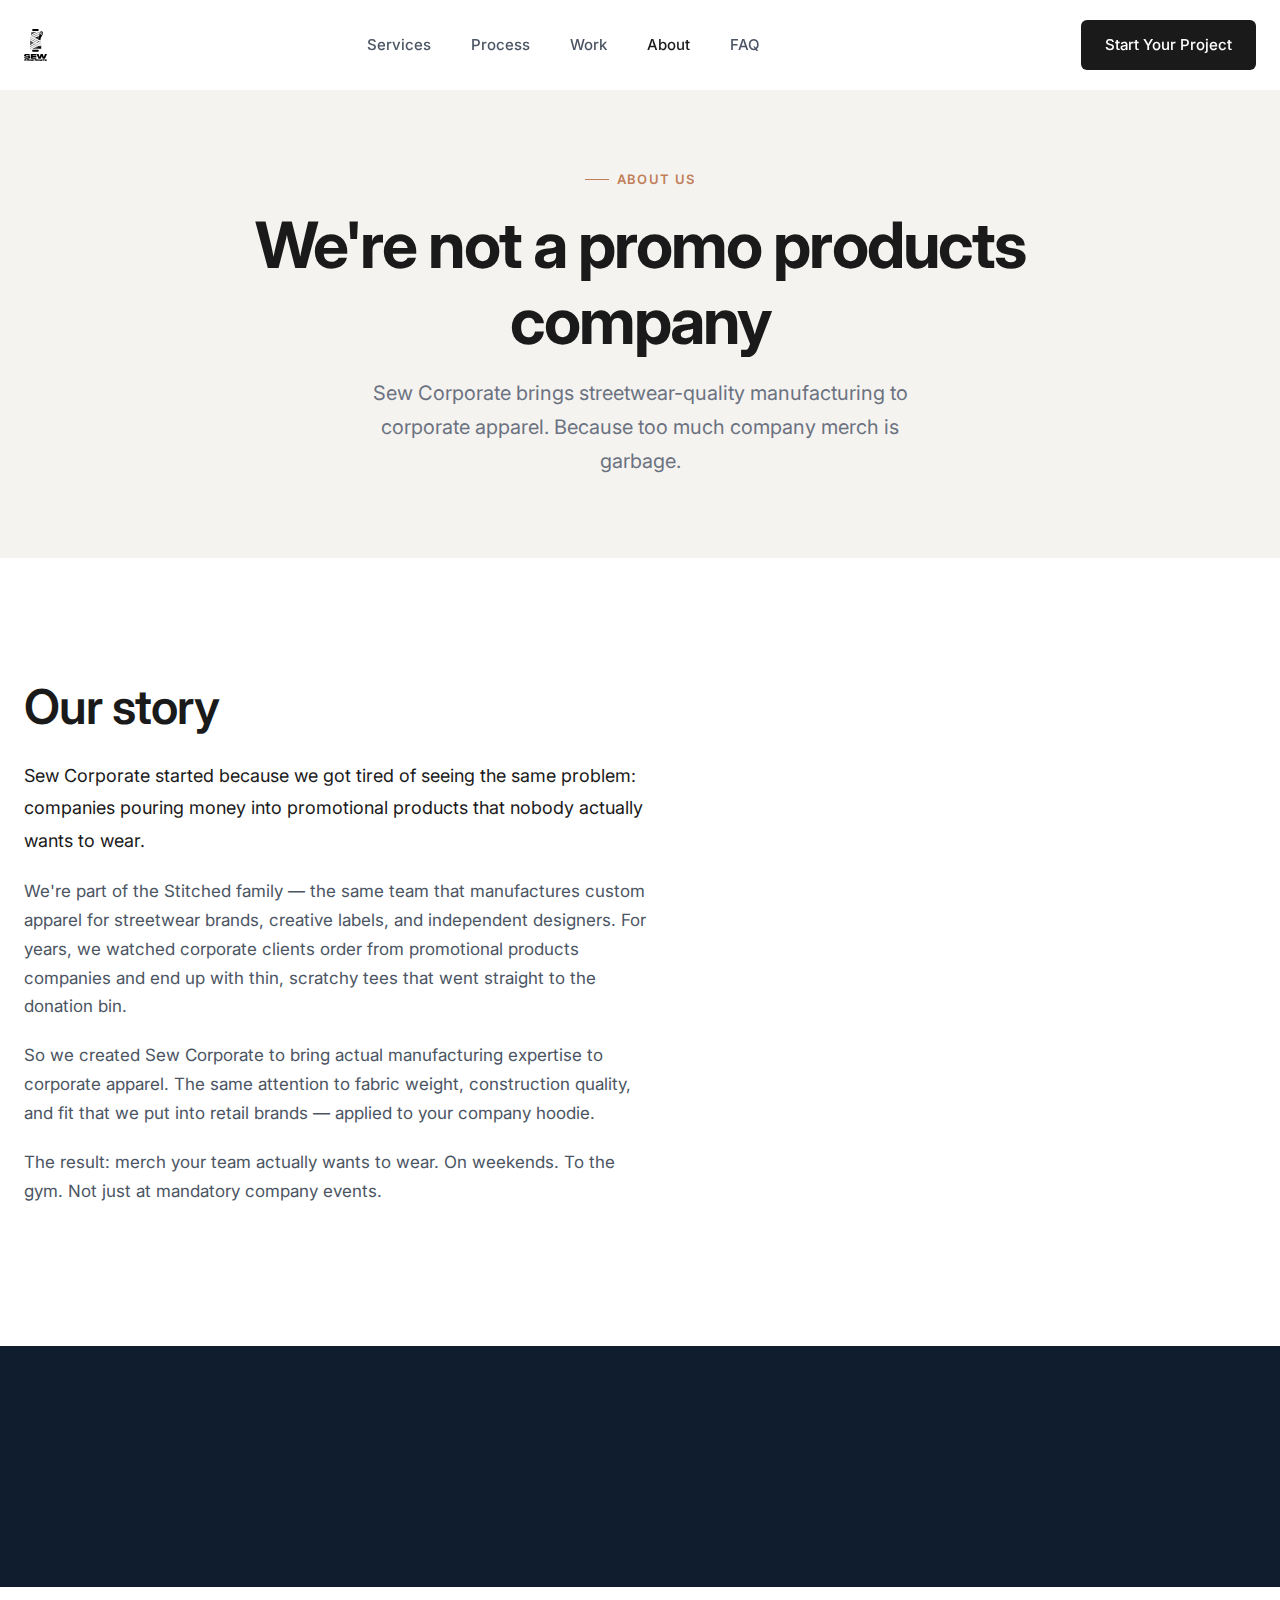
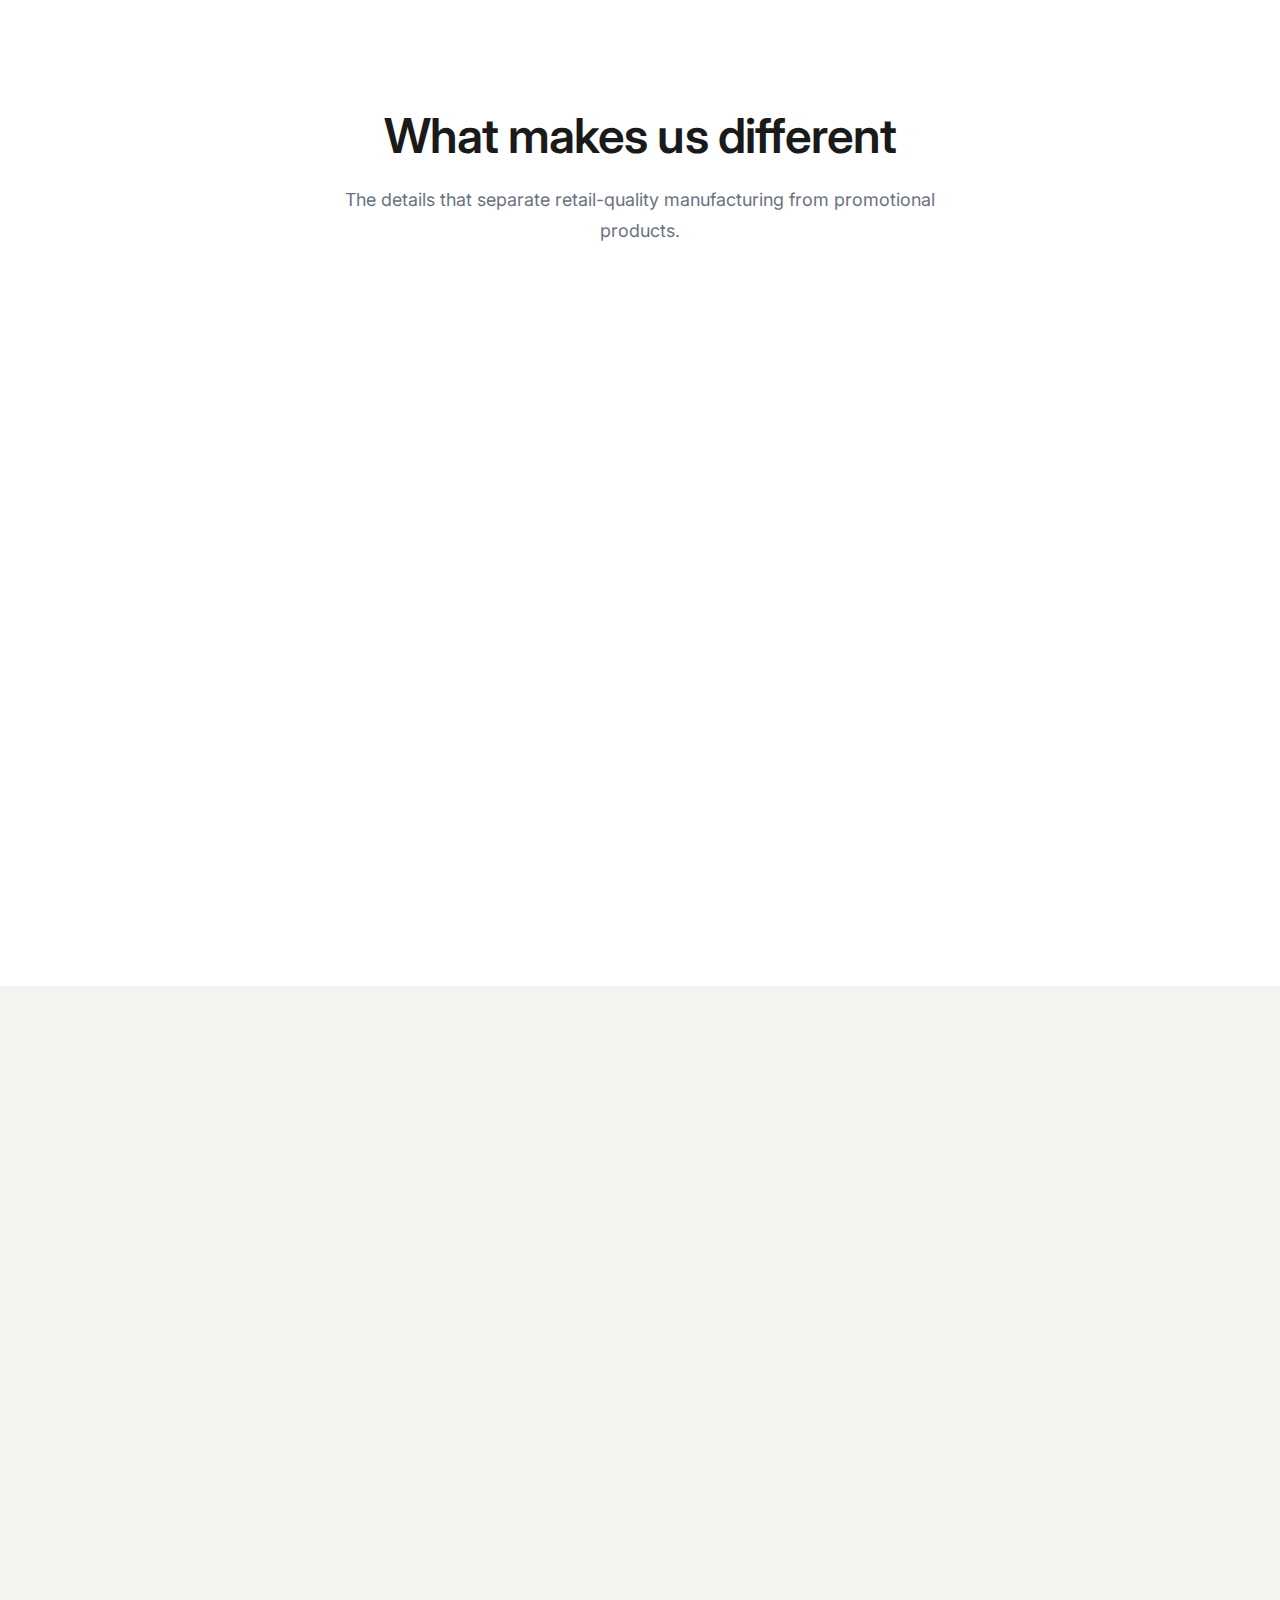
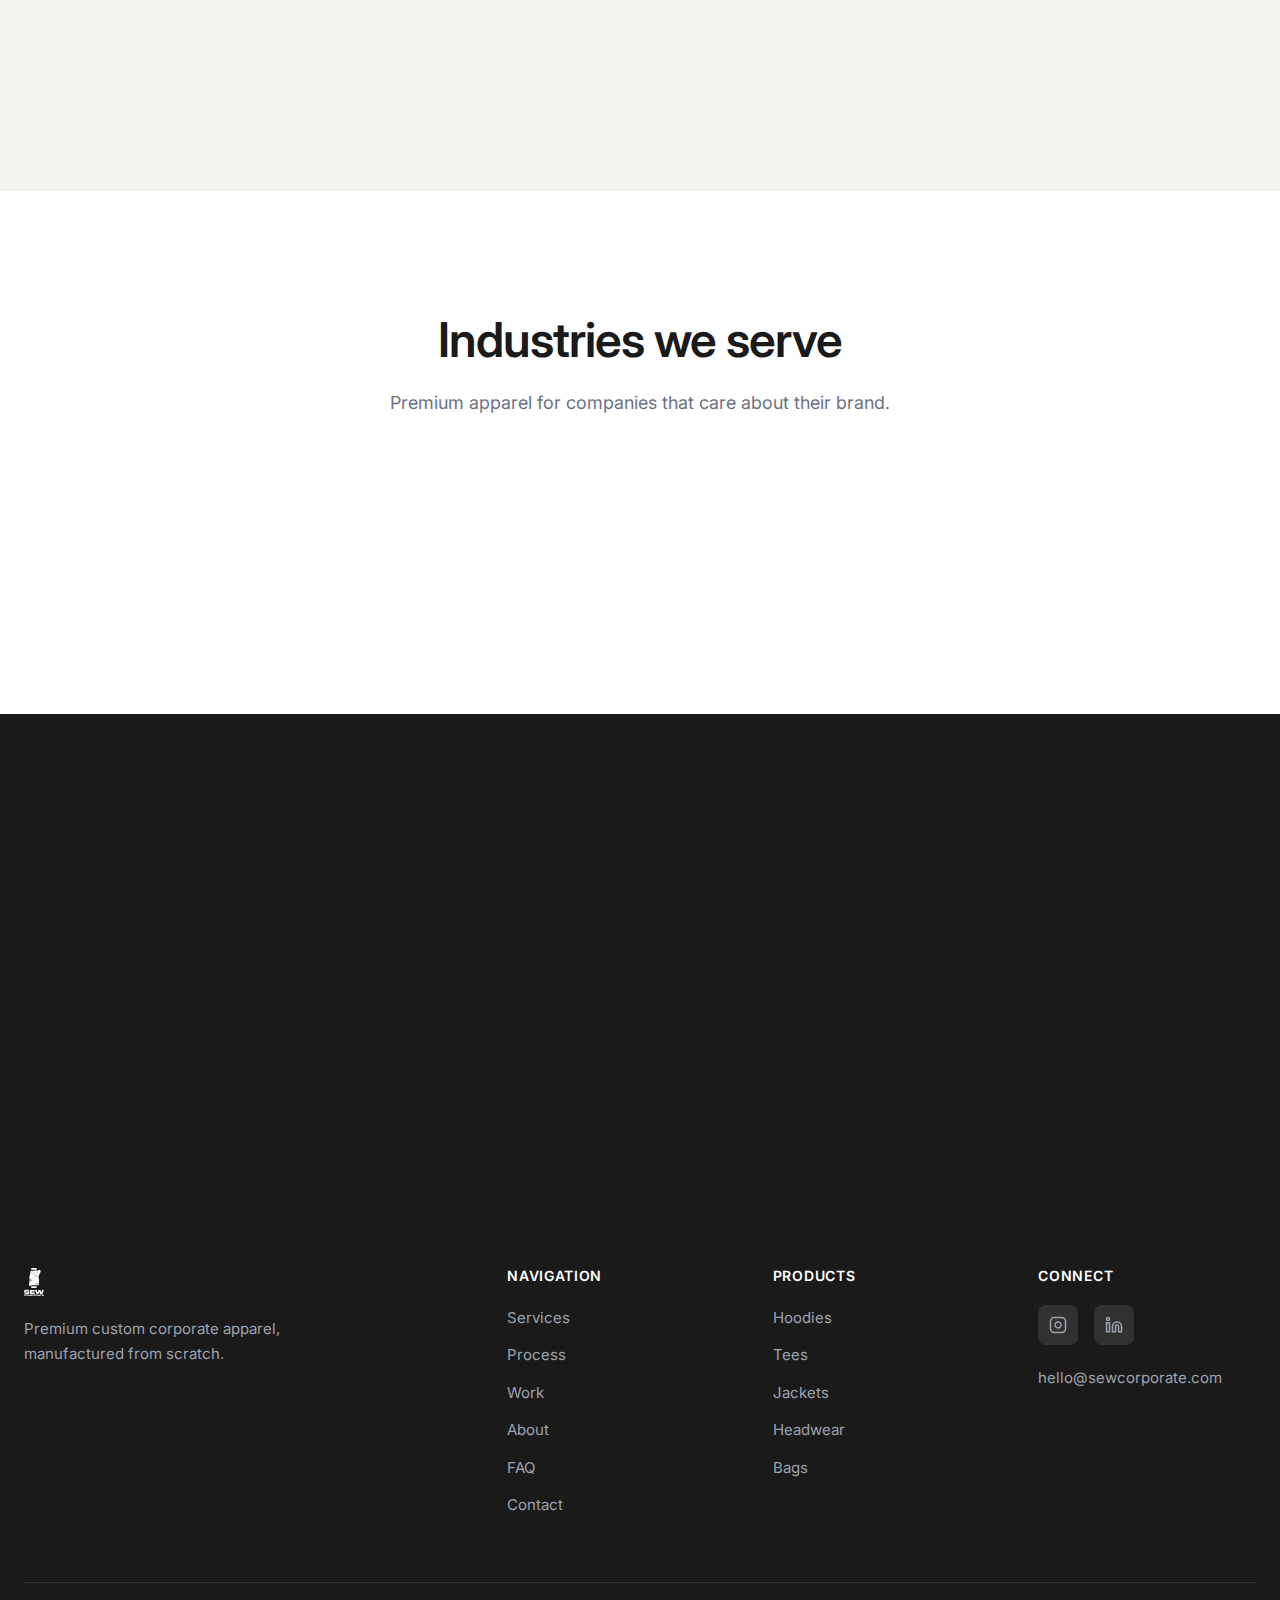
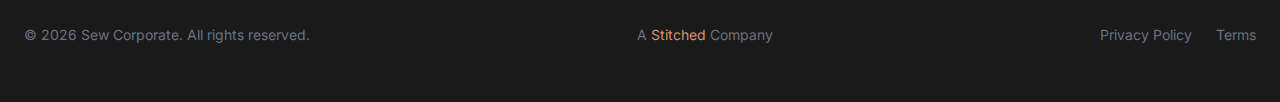
<file: about.html>
<!DOCTYPE html>
<html lang="en">
<head>
    <meta charset="UTF-8">
    <meta name="viewport" content="width=device-width, initial-scale=1.0">
    <title>About Us | Sew Corporate - Custom Corporate Apparel Manufacturing</title>
    <meta name="description" content="Part of the Stitched family, Sew Corporate brings streetwear-quality manufacturing to corporate apparel. Learn about our story, process, and commitment to quality.">
    <link rel="canonical" href="https://sewcorporate.com/about">
    <link rel="icon" type="image/svg+xml" href="assets/Submark.svg">
    <link rel="preconnect" href="https://fonts.googleapis.com">
    <link rel="preconnect" href="https://fonts.gstatic.com" crossorigin>
    <link href="https://fonts.googleapis.com/css2?family=Inter:wght@400;500;600;700&display=swap" rel="stylesheet">
    <link rel="stylesheet" href="css/styles.css">
</head>
<body>
    <!-- Navigation -->
    <nav class="navbar">
        <div class="nav-container">
            <a href="/" class="logo">
                <img src="assets/Logo.svg" alt="Sew Corporate" class="logo-img">
            </a>
            <button class="mobile-menu-btn" aria-label="Toggle menu">
                <span></span>
                <span></span>
                <span></span>
            </button>
            <ul class="nav-links">
                <li><a href="/services">Services</a></li>
                <li><a href="/process">Process</a></li>
                <li><a href="/work">Work</a></li>
                <li><a href="/about" class="active">About</a></li>
                <li><a href="/faq">FAQ</a></li>
            </ul>
            <a href="/contact" class="nav-cta">Start Your Project</a>
        </div>
    </nav>

    <!-- Mobile Menu -->
    <div class="mobile-menu">
        <div class="mobile-menu-links">
            <a href="/services">Services</a>
            <a href="/process">Process</a>
            <a href="/work">Work</a>
            <a href="/about">About</a>
            <a href="/faq">FAQ</a>
            <a href="/contact" class="mobile-cta">Start Your Project</a>
        </div>
    </div>

    <!-- Page Header -->
    <section class="page-header">
        <div class="container">
            <span class="section-label">About Us</span>
            <h1>We're not a promo products company</h1>
            <p class="page-header-subtitle">Sew Corporate brings streetwear-quality manufacturing to corporate apparel. Because too much company merch is garbage.</p>
        </div>
    </section>

    <!-- Origin Story -->
    <section class="about-story-section">
        <div class="container">
            <div class="about-story-grid">
                <div class="about-story-content fade-in">
                    <h2>Our story</h2>
                    <p class="text-large">Sew Corporate started because we got tired of seeing the same problem: companies pouring money into promotional products that nobody actually wants to wear.</p>
                    <p>We're part of the Stitched family — the same team that manufactures custom apparel for streetwear brands, creative labels, and independent designers. For years, we watched corporate clients order from promotional products companies and end up with thin, scratchy tees that went straight to the donation bin.</p>
                    <p>So we created Sew Corporate to bring actual manufacturing expertise to corporate apparel. The same attention to fabric weight, construction quality, and fit that we put into retail brands — applied to your company hoodie.</p>
                    <p>The result: merch your team actually wants to wear. On weekends. To the gym. Not just at mandatory company events.</p>
                </div>
                <div class="about-story-image fade-in" data-delay="1">
                    <div class="hero-image-placeholder">
                        <svg viewBox="0 0 24 24" fill="none" stroke="currentColor" stroke-width="1.5">
                            <rect x="3" y="3" width="18" height="18" rx="2"/>
                            <circle cx="8.5" cy="8.5" r="1.5"/>
                            <path d="M21 15l-5-5L5 21"/>
                        </svg>
                        <span>Team or facility photo</span>
                    </div>
                </div>
            </div>
        </div>
    </section>

    <!-- Stats Section -->
    <section class="about-stats-section">
        <div class="container">
            <div class="about-stats-grid">
                <div class="about-stat fade-in">
                    <div class="about-stat-value">50,000+</div>
                    <div class="about-stat-label">Pieces manufactured</div>
                </div>
                <div class="about-stat fade-in" data-delay="1">
                    <div class="about-stat-value">200+</div>
                    <div class="about-stat-label">Companies served</div>
                </div>
                <div class="about-stat fade-in" data-delay="2">
                    <div class="about-stat-value">5+</div>
                    <div class="about-stat-label">Years in business</div>
                </div>
                <div class="about-stat fade-in" data-delay="3">
                    <div class="about-stat-value">100%</div>
                    <div class="about-stat-label">Cut & sew manufacturing</div>
                </div>
            </div>
        </div>
    </section>

    <!-- What Makes Us Different -->
    <section class="about-difference-section">
        <div class="container">
            <div class="section-header center">
                <h2>What makes us different</h2>
                <p>The details that separate retail-quality manufacturing from promotional products.</p>
            </div>
            <div class="about-difference-grid">
                <div class="about-difference-card fade-in">
                    <div class="about-difference-icon">
                        <svg viewBox="0 0 24 24" fill="none" stroke="currentColor" stroke-width="2">
                            <path d="M12 2L3 7v7c0 5 9 9 9 9s9-4 9-9V7l-9-5z"/>
                        </svg>
                    </div>
                    <h3>Cut & sew manufacturing</h3>
                    <p>We don't decorate blanks. Every garment is manufactured from raw fabric according to your specifications. You choose the fabric weight, the colors, the cut, the construction details.</p>
                </div>
                <div class="about-difference-card fade-in" data-delay="1">
                    <div class="about-difference-icon">
                        <svg viewBox="0 0 24 24" fill="none" stroke="currentColor" stroke-width="2">
                            <path d="M12 19l7-7 3 3-7 7-3-3z"/>
                            <path d="M18 13l-1.5-7.5L2 2l3.5 14.5L13 18l5-5z"/>
                            <path d="M2 2l7.586 7.586"/>
                        </svg>
                    </div>
                    <h3>Design support included</h3>
                    <p>Don't have finished artwork? No problem. We'll create designs worth wearing — from concept sketches to production-ready files. Design support is included with every project.</p>
                </div>
                <div class="about-difference-card fade-in" data-delay="2">
                    <div class="about-difference-icon">
                        <svg viewBox="0 0 24 24" fill="none" stroke="currentColor" stroke-width="2">
                            <path d="M22 11.08V12a10 10 0 1 1-5.93-9.14"/>
                            <polyline points="22 4 12 14.01 9 11.01"/>
                        </svg>
                    </div>
                    <h3>Retail-quality materials</h3>
                    <p>400GSM French terry instead of thin fleece. YKK zippers instead of generic hardware. Custom woven labels instead of heat transfers. Quality you'd pay retail prices for.</p>
                </div>
                <div class="about-difference-card fade-in" data-delay="3">
                    <div class="about-difference-icon">
                        <svg viewBox="0 0 24 24" fill="none" stroke="currentColor" stroke-width="2">
                            <rect x="1" y="3" width="15" height="13"/>
                            <polygon points="16 8 20 8 23 11 23 16 16 16 16 8"/>
                            <circle cx="5.5" cy="18.5" r="2.5"/>
                            <circle cx="18.5" cy="18.5" r="2.5"/>
                        </svg>
                    </div>
                    <h3>Full-service logistics</h3>
                    <p>We handle everything from manufacturing to individual shipping. Bulk to your office, or directly to 500 employee addresses — with tracking for every package.</p>
                </div>
            </div>
        </div>
    </section>

    <!-- Stitched Connection -->
    <section class="about-stitched-section">
        <div class="container">
            <div class="about-stitched-card fade-in">
                <div class="about-stitched-content">
                    <span class="section-label">Part of the Stitched Family</span>
                    <h2>Built on streetwear expertise</h2>
                    <p>Sew Corporate is part of Stitched — the same manufacturing operation that produces custom apparel for streetwear brands, independent labels, and creative agencies.</p>
                    <p>We bring that same attention to detail, quality standards, and manufacturing expertise to corporate apparel. The difference shows in every stitch.</p>
                    <a href="https://gostitched.com" target="_blank" rel="noopener" class="btn btn-secondary">
                        Learn more about Stitched →
                    </a>
                </div>
                <div class="about-stitched-image">
                    <div class="hero-image-placeholder">
                        <svg viewBox="0 0 24 24" fill="none" stroke="currentColor" stroke-width="1.5">
                            <rect x="3" y="3" width="18" height="18" rx="2"/>
                            <circle cx="8.5" cy="8.5" r="1.5"/>
                            <path d="M21 15l-5-5L5 21"/>
                        </svg>
                        <span>Stitched facility or products</span>
                    </div>
                </div>
            </div>
        </div>
    </section>

    <!-- Industries Served -->
    <section class="about-industries-section">
        <div class="container">
            <div class="section-header center">
                <h2>Industries we serve</h2>
                <p>Premium apparel for companies that care about their brand.</p>
            </div>
            <div class="industries-grid fade-in">
                <div class="industry-tag">Tech Startups</div>
                <div class="industry-tag">SaaS Companies</div>
                <div class="industry-tag">Finance & Banking</div>
                <div class="industry-tag">Creative Agencies</div>
                <div class="industry-tag">Consulting Firms</div>
                <div class="industry-tag">E-commerce</div>
                <div class="industry-tag">Healthcare</div>
                <div class="industry-tag">Real Estate</div>
                <div class="industry-tag">Legal</div>
                <div class="industry-tag">Non-profits</div>
            </div>
        </div>
    </section>

    <!-- CTA Section -->
    <section class="cta-section">
        <div class="container fade-in">
            <h2>Ready to build something?</h2>
            <p>Tell us about your project. We'll respond within 24 hours with a plan.</p>
            <div class="cta-buttons">
                <a href="/contact" class="btn btn-white">
                    Start Your Project
                    <svg class="btn-arrow" viewBox="0 0 24 24" fill="none" stroke="currentColor" stroke-width="2">
                        <path d="M5 12h14M12 5l7 7-7 7"/>
                    </svg>
                </a>
            </div>
        </div>
    </section>

    <!-- Footer -->
    <footer class="footer">
        <div class="container">
            <div class="footer-grid">
                <div class="footer-brand">
                    <a href="/" class="footer-logo">
                        <img src="assets/Logo.svg" alt="Sew Corporate" class="footer-logo-img">
                    </a>
                    <p>Premium custom corporate apparel, manufactured from scratch.</p>
                </div>
                <div class="footer-column">
                    <h4>Navigation</h4>
                    <nav class="footer-links">
                        <a href="/services">Services</a>
                        <a href="/process">Process</a>
                        <a href="/work">Work</a>
                        <a href="/about">About</a>
                        <a href="/faq">FAQ</a>
                        <a href="/contact">Contact</a>
                    </nav>
                </div>
                <div class="footer-column">
                    <h4>Products</h4>
                    <nav class="footer-links">
                        <a href="/services#hoodies">Hoodies</a>
                        <a href="/services#tees">Tees</a>
                        <a href="/services#jackets">Jackets</a>
                        <a href="/services#headwear">Headwear</a>
                        <a href="/services#bags">Bags</a>
                    </nav>
                </div>
                <div class="footer-column">
                    <h4>Connect</h4>
                    <div class="footer-social">
                        <a href="https://instagram.com/sewcorporate" target="_blank" rel="noopener" aria-label="Instagram">
                            <svg viewBox="0 0 24 24" fill="none" stroke="currentColor" stroke-width="2">
                                <rect x="2" y="2" width="20" height="20" rx="5" ry="5"/>
                                <path d="M16 11.37A4 4 0 1 1 12.63 8 4 4 0 0 1 16 11.37z"/>
                                <line x1="17.5" y1="6.5" x2="17.51" y2="6.5"/>
                            </svg>
                        </a>
                        <a href="https://linkedin.com/company/sewcorporate" target="_blank" rel="noopener" aria-label="LinkedIn">
                            <svg viewBox="0 0 24 24" fill="none" stroke="currentColor" stroke-width="2">
                                <path d="M16 8a6 6 0 0 1 6 6v7h-4v-7a2 2 0 0 0-2-2 2 2 0 0 0-2 2v7h-4v-7a6 6 0 0 1 6-6z"/>
                                <rect x="2" y="9" width="4" height="12"/>
                                <circle cx="4" cy="4" r="2"/>
                            </svg>
                        </a>
                    </div>
                    <nav class="footer-links" style="margin-top: 20px;">
                        <a href="mailto:hello@sewcorporate.com">hello@sewcorporate.com</a>
                    </nav>
                </div>
            </div>
            <div class="footer-bottom">
                <p>&copy; 2026 Sew Corporate. All rights reserved.</p>
                <p>A <a href="https://gostitched.com" target="_blank" rel="noopener">Stitched</a> Company</p>
                <div class="footer-legal">
                    <a href="/privacy">Privacy Policy</a>
                    <a href="/terms">Terms</a>
                </div>
            </div>
        </div>
    </footer>

    <script src="js/main.js"></script>
</body>
</html>
</file>
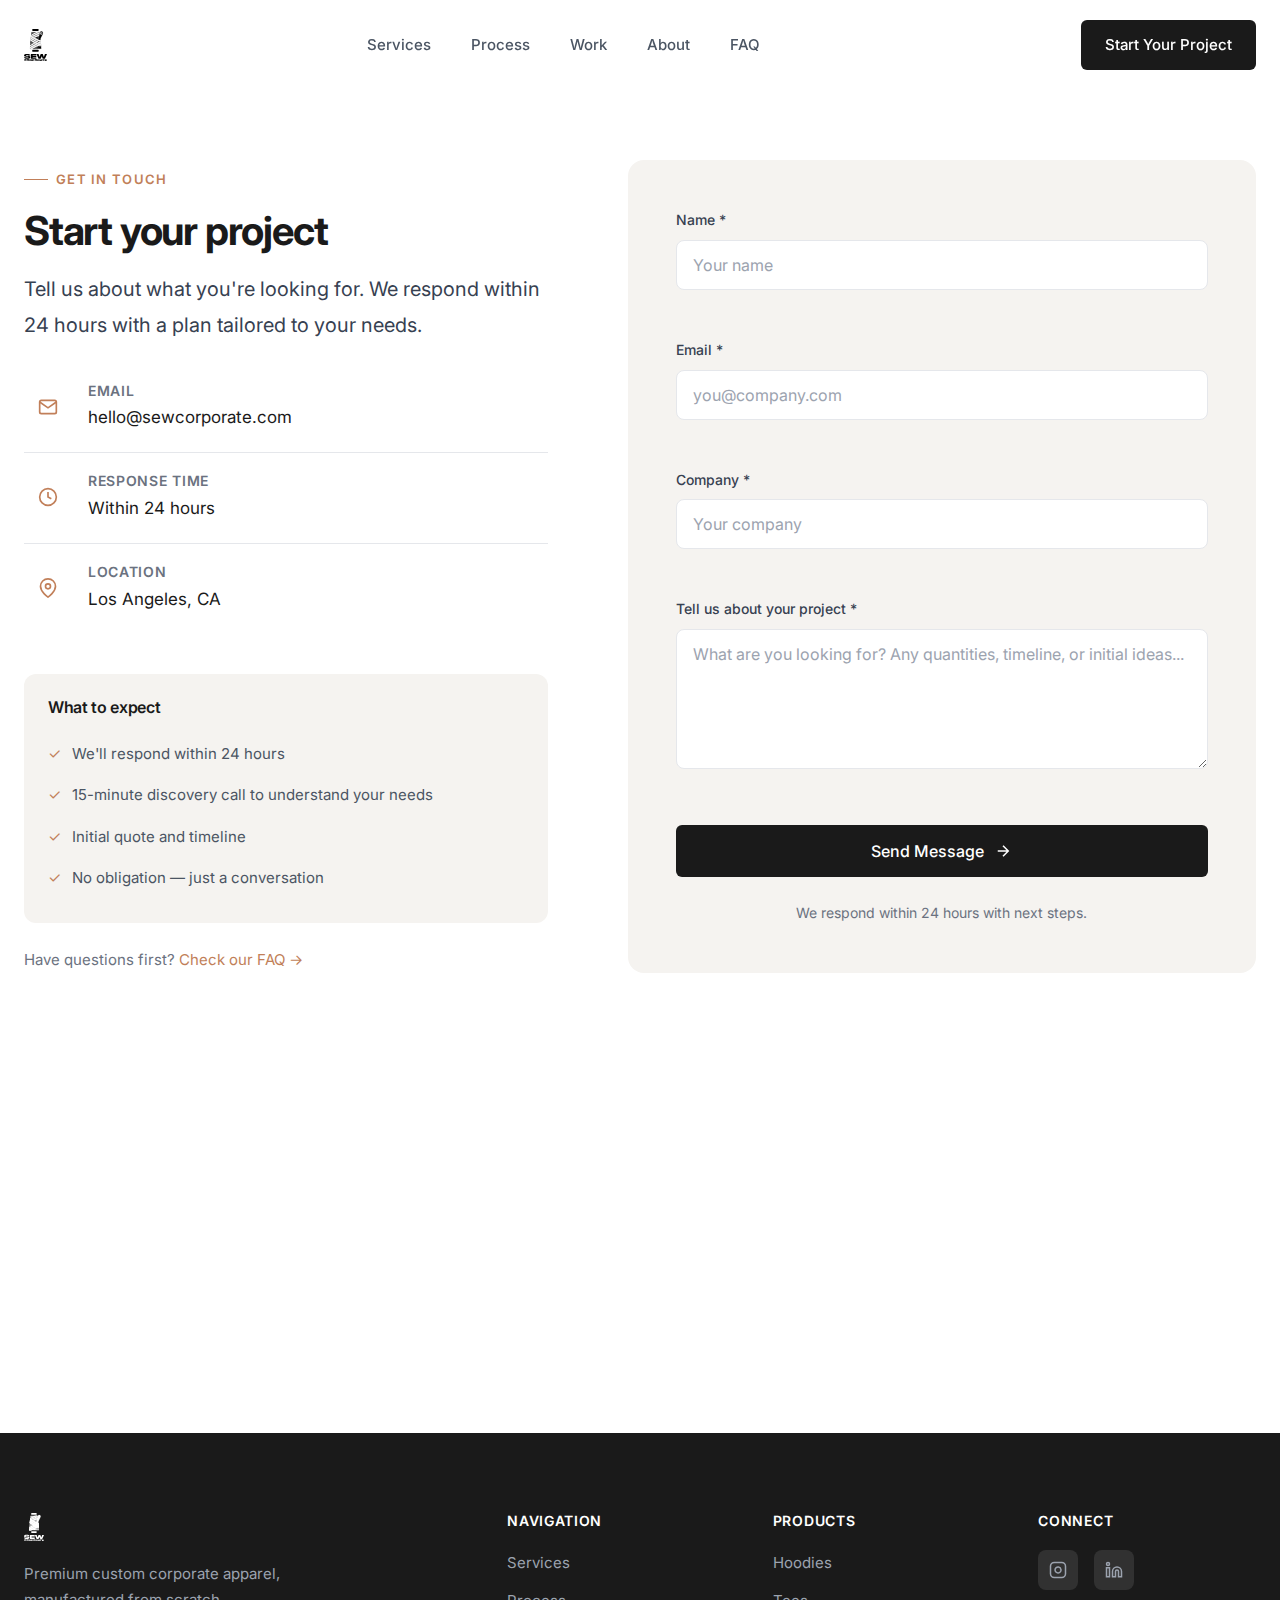
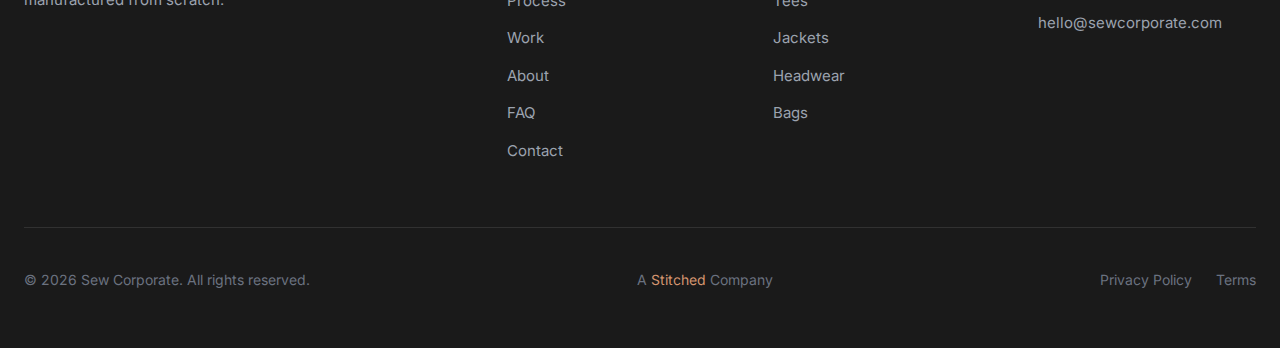
<file: contact.html>
<!DOCTYPE html>
<html lang="en">
<head>
    <meta charset="UTF-8">
    <meta name="viewport" content="width=device-width, initial-scale=1.0">
    <title>Contact | Sew Corporate - Start Your Custom Apparel Project</title>
    <meta name="description" content="Get in touch to start your custom corporate apparel project. We respond within 24 hours with a plan tailored to your needs.">
    <link rel="canonical" href="https://sewcorporate.com/contact">
    <link rel="icon" type="image/svg+xml" href="assets/Submark.svg">
    <link rel="preconnect" href="https://fonts.googleapis.com">
    <link rel="preconnect" href="https://fonts.gstatic.com" crossorigin>
    <link href="https://fonts.googleapis.com/css2?family=Inter:wght@400;500;600;700&display=swap" rel="stylesheet">
    <link rel="stylesheet" href="css/styles.css">
</head>
<body>
    <!-- Navigation -->
    <nav class="navbar">
        <div class="nav-container">
            <a href="/" class="logo">
                <img src="assets/Logo.svg" alt="Sew Corporate" class="logo-img">
            </a>
            <button class="mobile-menu-btn" aria-label="Toggle menu">
                <span></span>
                <span></span>
                <span></span>
            </button>
            <ul class="nav-links">
                <li><a href="/services">Services</a></li>
                <li><a href="/process">Process</a></li>
                <li><a href="/work">Work</a></li>
                <li><a href="/about">About</a></li>
                <li><a href="/faq">FAQ</a></li>
            </ul>
            <a href="/contact" class="nav-cta active">Start Your Project</a>
        </div>
    </nav>

    <!-- Mobile Menu -->
    <div class="mobile-menu">
        <div class="mobile-menu-links">
            <a href="/services">Services</a>
            <a href="/process">Process</a>
            <a href="/work">Work</a>
            <a href="/about">About</a>
            <a href="/faq">FAQ</a>
            <a href="/contact" class="mobile-cta">Start Your Project</a>
        </div>
    </div>

    <!-- Contact Section -->
    <section class="contact-page-section">
        <div class="container">
            <div class="contact-page-grid">
                <div class="contact-page-info fade-in">
                    <span class="section-label">Get in Touch</span>
                    <h1>Start your project</h1>
                    <p class="text-large">Tell us about what you're looking for. We respond within 24 hours with a plan tailored to your needs.</p>

                    <div class="contact-page-details">
                        <div class="contact-detail">
                            <div class="contact-detail-icon">
                                <svg viewBox="0 0 24 24" fill="none" stroke="currentColor" stroke-width="2">
                                    <path d="M4 4h16c1.1 0 2 .9 2 2v12c0 1.1-.9 2-2 2H4c-1.1 0-2-.9-2-2V6c0-1.1.9-2 2-2z"/>
                                    <polyline points="22,6 12,13 2,6"/>
                                </svg>
                            </div>
                            <div>
                                <h4>Email</h4>
                                <p><a href="mailto:hello@sewcorporate.com">hello@sewcorporate.com</a></p>
                            </div>
                        </div>
                        <div class="contact-detail">
                            <div class="contact-detail-icon">
                                <svg viewBox="0 0 24 24" fill="none" stroke="currentColor" stroke-width="2">
                                    <circle cx="12" cy="12" r="10"/>
                                    <path d="M12 6v6l4 2"/>
                                </svg>
                            </div>
                            <div>
                                <h4>Response Time</h4>
                                <p>Within 24 hours</p>
                            </div>
                        </div>
                        <div class="contact-detail">
                            <div class="contact-detail-icon">
                                <svg viewBox="0 0 24 24" fill="none" stroke="currentColor" stroke-width="2">
                                    <path d="M21 10c0 7-9 13-9 13s-9-6-9-13a9 9 0 0 1 18 0z"/>
                                    <circle cx="12" cy="10" r="3"/>
                                </svg>
                            </div>
                            <div>
                                <h4>Location</h4>
                                <p>Los Angeles, CA</p>
                            </div>
                        </div>
                    </div>

                    <div class="contact-expect">
                        <h3>What to expect</h3>
                        <ul>
                            <li>We'll respond within 24 hours</li>
                            <li>15-minute discovery call to understand your needs</li>
                            <li>Initial quote and timeline</li>
                            <li>No obligation — just a conversation</li>
                        </ul>
                    </div>

                    <div class="contact-faq-link">
                        <p>Have questions first? <a href="/faq">Check our FAQ →</a></p>
                    </div>
                </div>

                <div class="contact-page-form fade-in" data-delay="1">
                    <form class="contact-form" action="https://formspree.io/f/YOUR_FORM_ID" method="POST">
                        <input type="hidden" name="_subject" value="New Sew Corporate Inquiry">

                        <div class="form-group">
                            <label for="name">Name *</label>
                            <input type="text" id="name" name="name" required placeholder="Your name">
                        </div>

                        <div class="form-group">
                            <label for="email">Email *</label>
                            <input type="email" id="email" name="email" required placeholder="you@company.com">
                        </div>

                        <div class="form-group">
                            <label for="company">Company *</label>
                            <input type="text" id="company" name="company" required placeholder="Your company">
                        </div>

                        <div class="form-group">
                            <label for="message">Tell us about your project *</label>
                            <textarea id="message" name="message" required placeholder="What are you looking for? Any quantities, timeline, or initial ideas..."></textarea>
                        </div>

                        <div class="form-submit">
                            <button type="submit" class="btn btn-primary btn-full">
                                Send Message
                                <svg class="btn-arrow" viewBox="0 0 24 24" fill="none" stroke="currentColor" stroke-width="2">
                                    <path d="M5 12h14M12 5l7 7-7 7"/>
                                </svg>
                            </button>
                        </div>

                        <p class="form-note">We respond within 24 hours with next steps.</p>
                    </form>
                </div>
            </div>
        </div>
    </section>

    <!-- Alternative Contact -->
    <section class="contact-alt-section">
        <div class="container">
            <div class="contact-alt-grid">
                <div class="contact-alt-card fade-in">
                    <h3>Prefer email?</h3>
                    <p>Send us a message directly and we'll get back to you within 24 hours.</p>
                    <a href="mailto:hello@sewcorporate.com" class="btn btn-secondary">
                        hello@sewcorporate.com
                    </a>
                </div>
                <div class="contact-alt-card fade-in" data-delay="1">
                    <h3>Ready to talk now?</h3>
                    <p>Schedule a 15-minute call to discuss your project directly.</p>
                    <a href="#" class="btn btn-secondary">
                        Schedule a Call →
                    </a>
                </div>
            </div>
        </div>
    </section>

    <!-- Footer -->
    <footer class="footer">
        <div class="container">
            <div class="footer-grid">
                <div class="footer-brand">
                    <a href="/" class="footer-logo">
                        <img src="assets/Logo.svg" alt="Sew Corporate" class="footer-logo-img">
                    </a>
                    <p>Premium custom corporate apparel, manufactured from scratch.</p>
                </div>
                <div class="footer-column">
                    <h4>Navigation</h4>
                    <nav class="footer-links">
                        <a href="/services">Services</a>
                        <a href="/process">Process</a>
                        <a href="/work">Work</a>
                        <a href="/about">About</a>
                        <a href="/faq">FAQ</a>
                        <a href="/contact">Contact</a>
                    </nav>
                </div>
                <div class="footer-column">
                    <h4>Products</h4>
                    <nav class="footer-links">
                        <a href="/services#hoodies">Hoodies</a>
                        <a href="/services#tees">Tees</a>
                        <a href="/services#jackets">Jackets</a>
                        <a href="/services#headwear">Headwear</a>
                        <a href="/services#bags">Bags</a>
                    </nav>
                </div>
                <div class="footer-column">
                    <h4>Connect</h4>
                    <div class="footer-social">
                        <a href="https://instagram.com/sewcorporate" target="_blank" rel="noopener" aria-label="Instagram">
                            <svg viewBox="0 0 24 24" fill="none" stroke="currentColor" stroke-width="2">
                                <rect x="2" y="2" width="20" height="20" rx="5" ry="5"/>
                                <path d="M16 11.37A4 4 0 1 1 12.63 8 4 4 0 0 1 16 11.37z"/>
                                <line x1="17.5" y1="6.5" x2="17.51" y2="6.5"/>
                            </svg>
                        </a>
                        <a href="https://linkedin.com/company/sewcorporate" target="_blank" rel="noopener" aria-label="LinkedIn">
                            <svg viewBox="0 0 24 24" fill="none" stroke="currentColor" stroke-width="2">
                                <path d="M16 8a6 6 0 0 1 6 6v7h-4v-7a2 2 0 0 0-2-2 2 2 0 0 0-2 2v7h-4v-7a6 6 0 0 1 6-6z"/>
                                <rect x="2" y="9" width="4" height="12"/>
                                <circle cx="4" cy="4" r="2"/>
                            </svg>
                        </a>
                    </div>
                    <nav class="footer-links" style="margin-top: 20px;">
                        <a href="mailto:hello@sewcorporate.com">hello@sewcorporate.com</a>
                    </nav>
                </div>
            </div>
            <div class="footer-bottom">
                <p>&copy; 2026 Sew Corporate. All rights reserved.</p>
                <p>A <a href="https://gostitched.com" target="_blank" rel="noopener">Stitched</a> Company</p>
                <div class="footer-legal">
                    <a href="/privacy">Privacy Policy</a>
                    <a href="/terms">Terms</a>
                </div>
            </div>
        </div>
    </footer>

    <script src="js/main.js"></script>
</body>
</html>
</file>
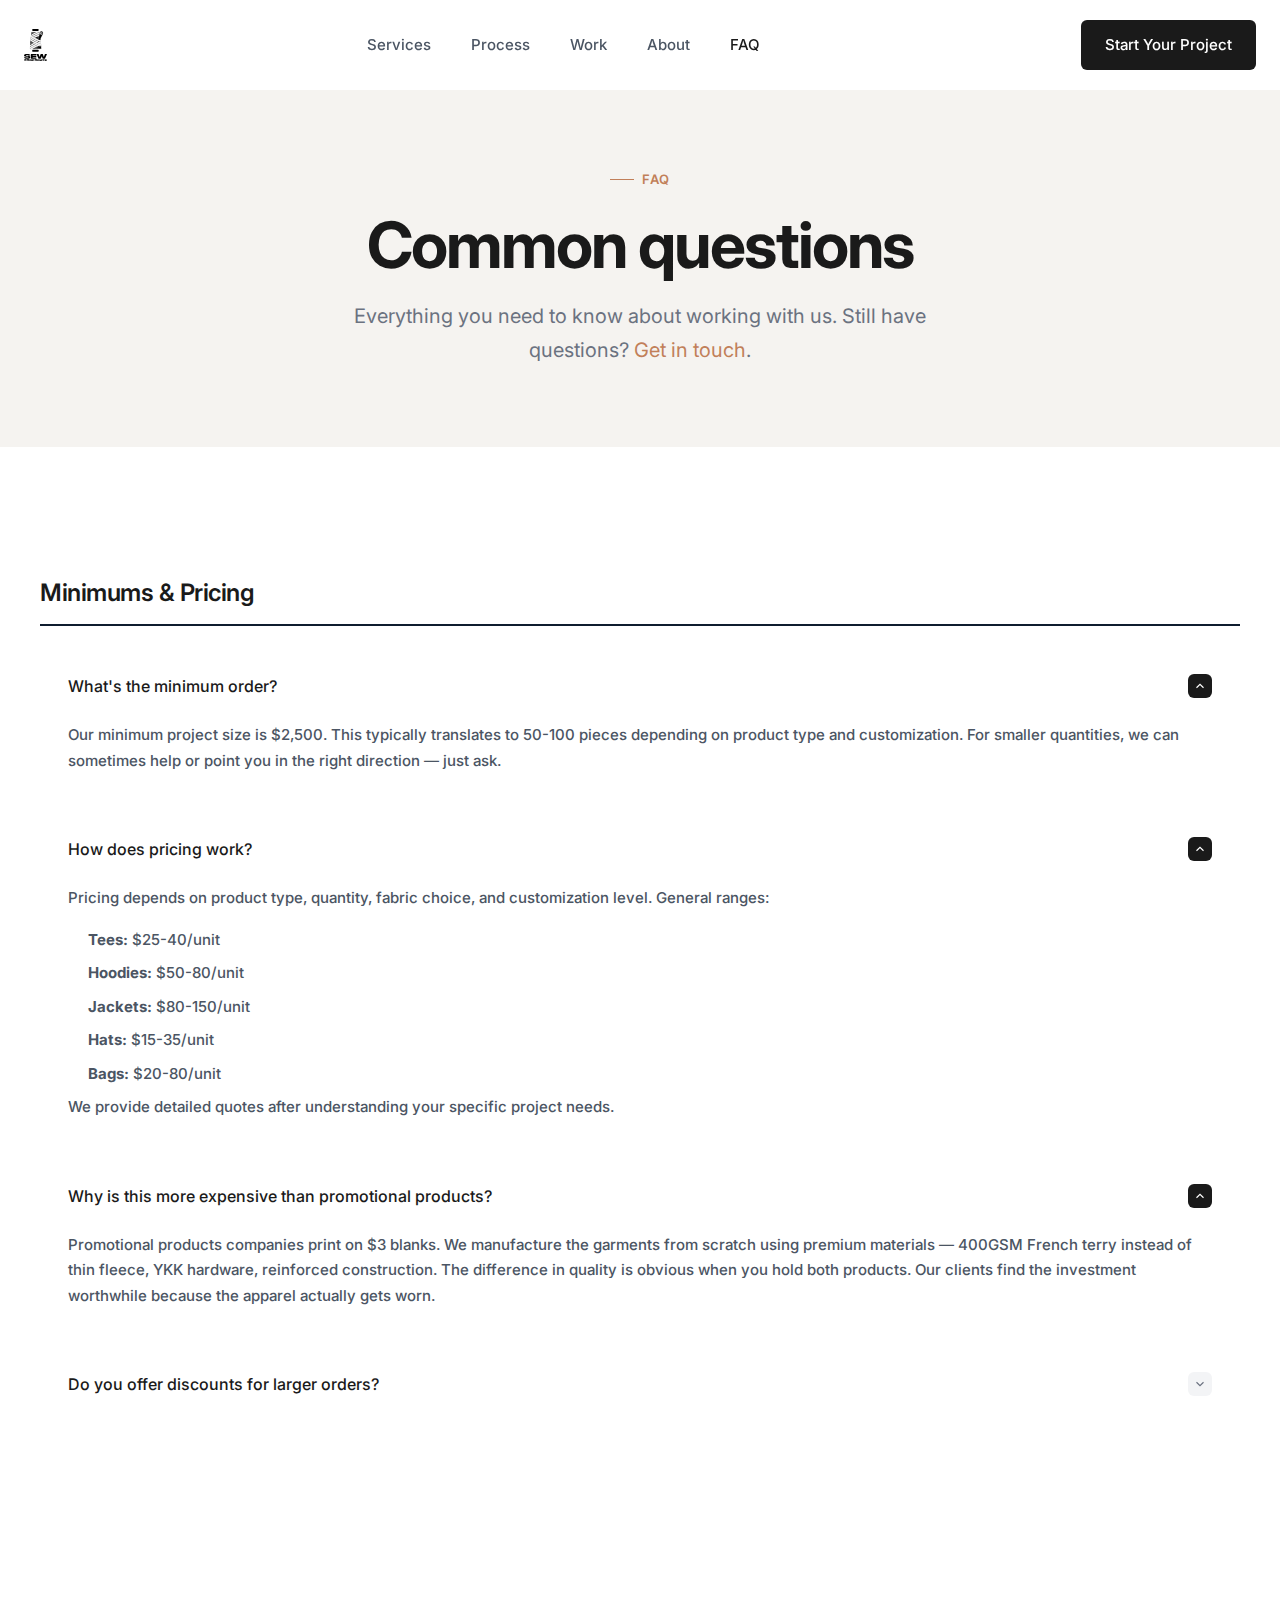
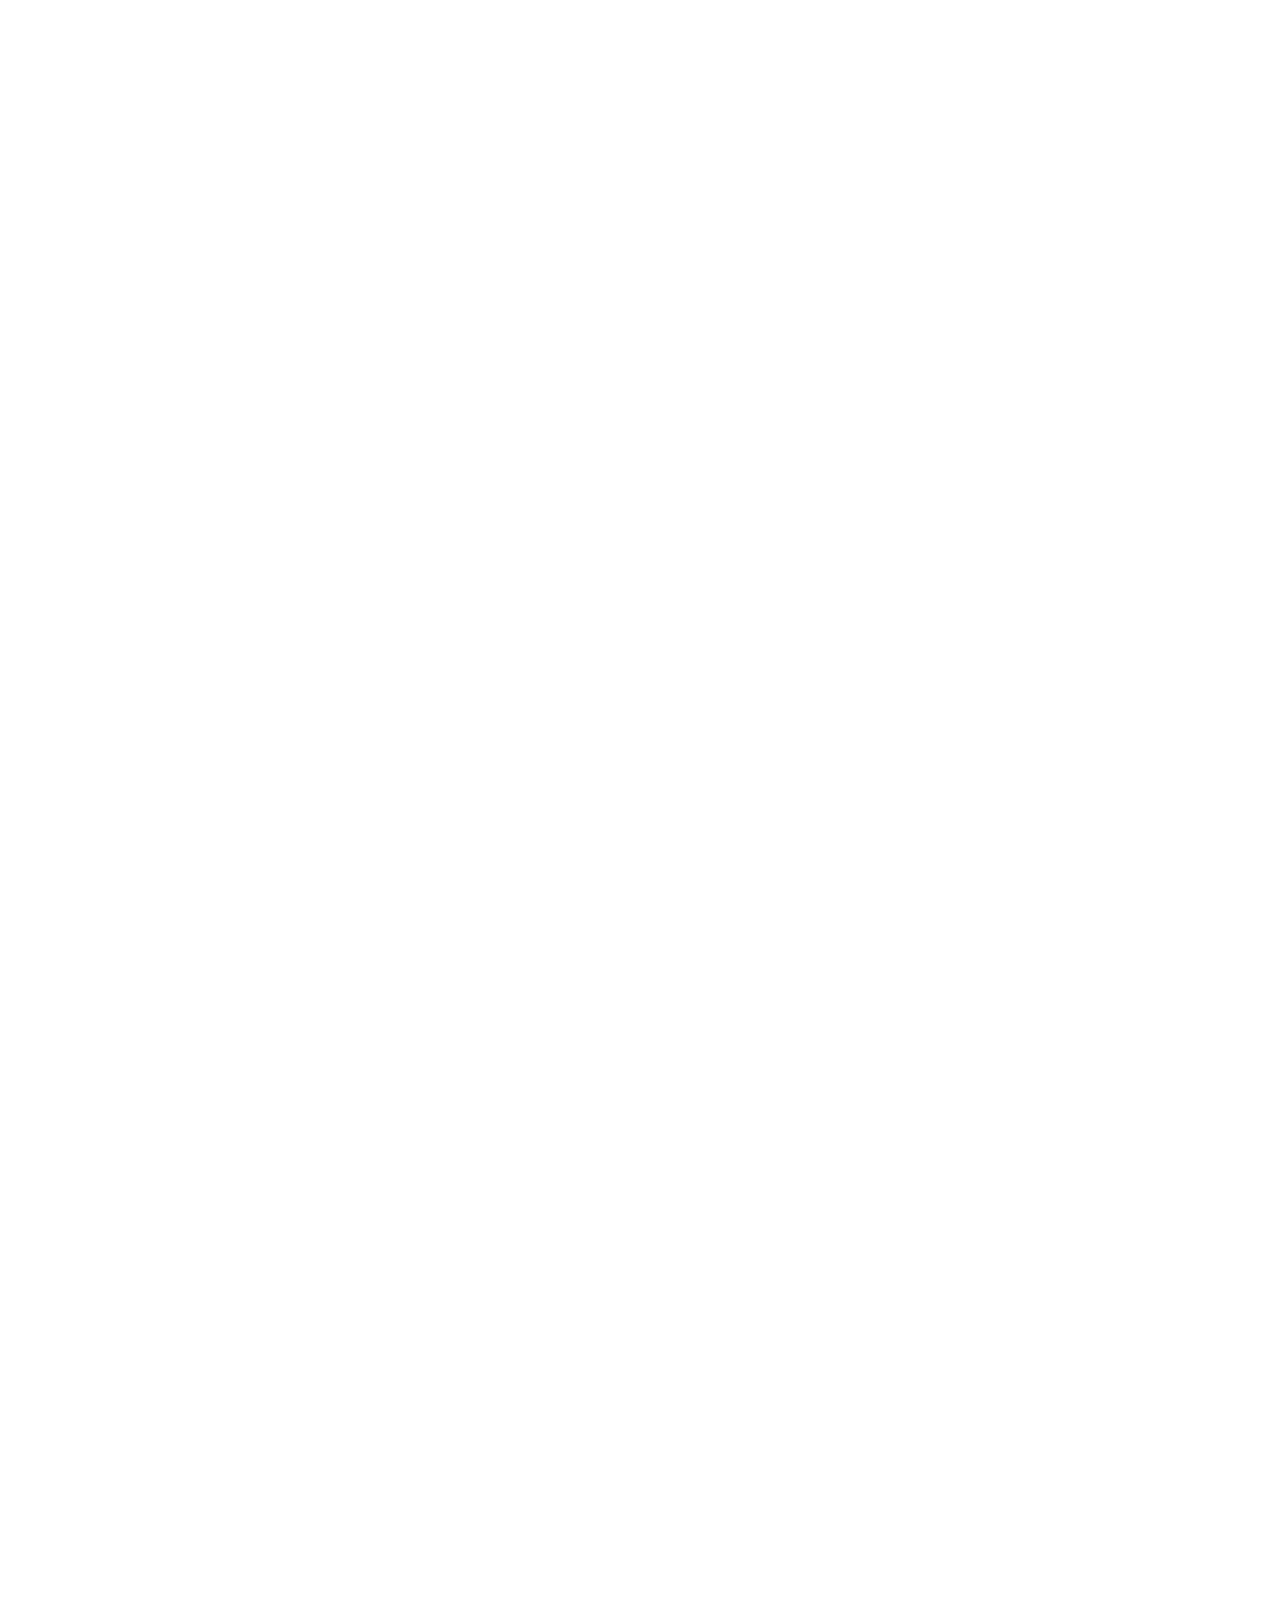
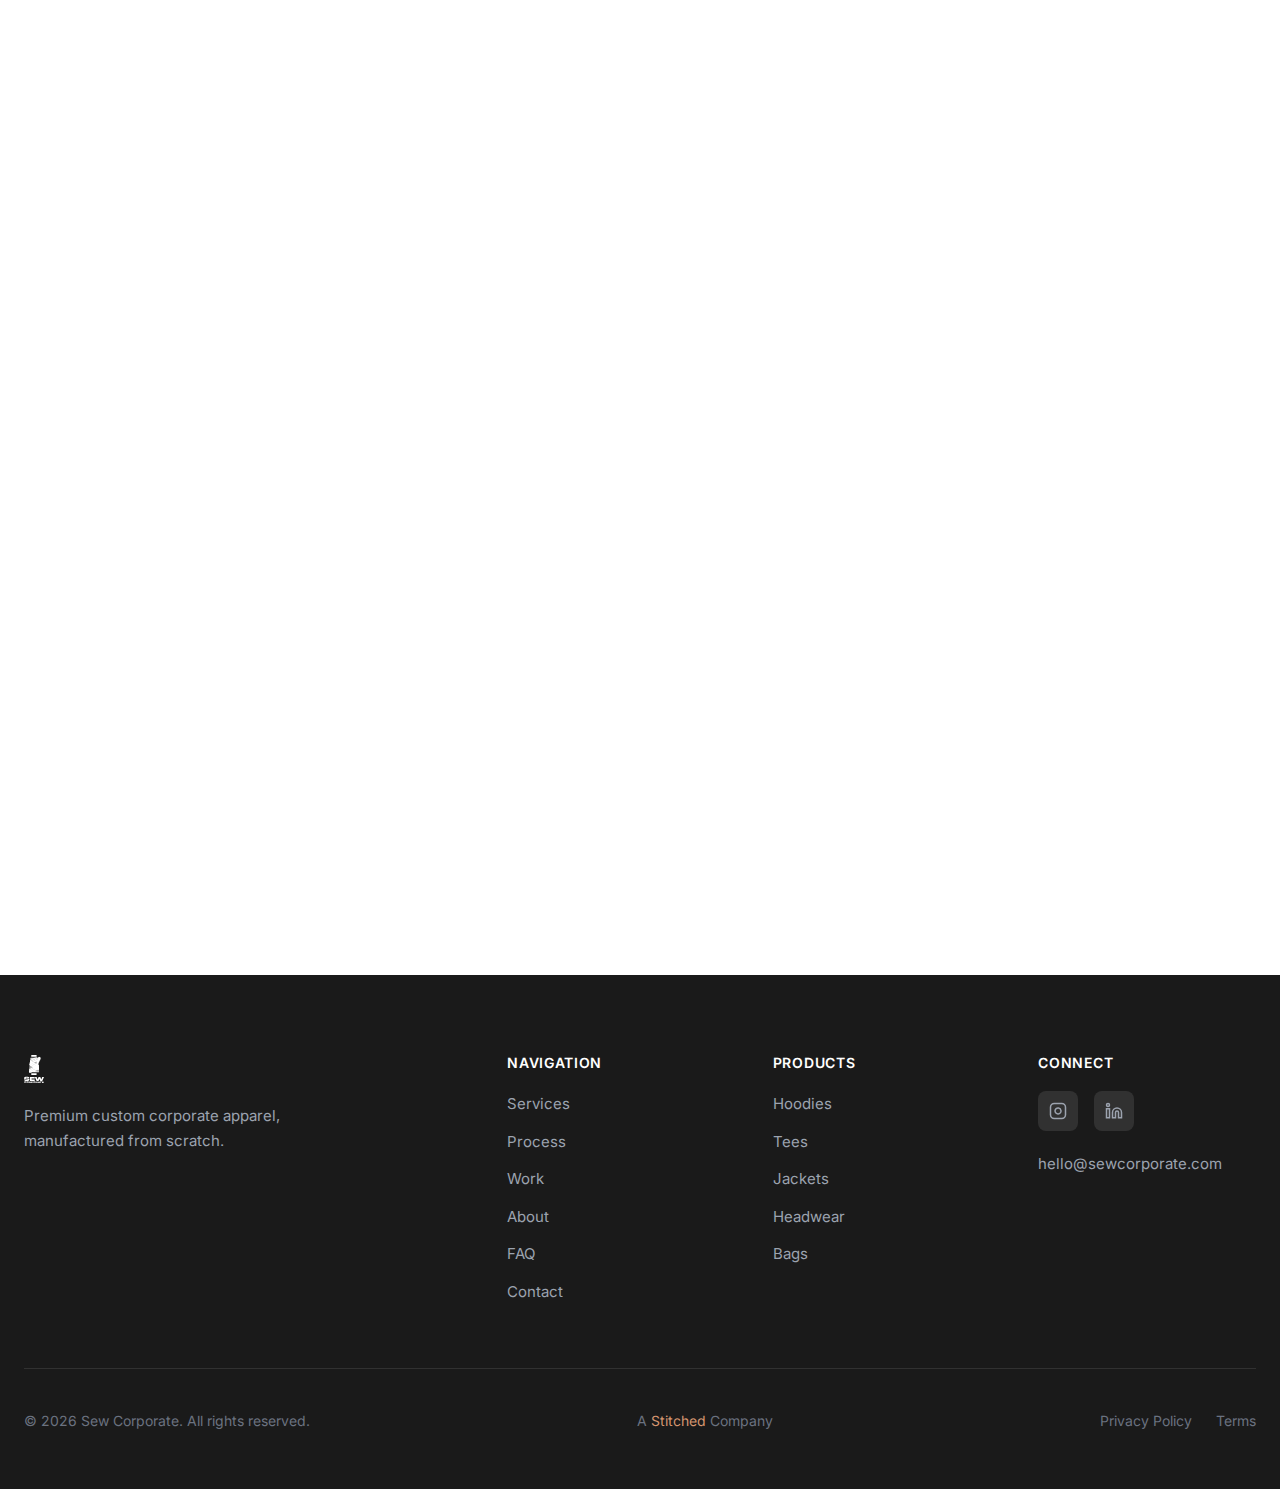
<file: faq.html>
<!DOCTYPE html>
<html lang="en">
<head>
    <meta charset="UTF-8">
    <meta name="viewport" content="width=device-width, initial-scale=1.0">
    <title>FAQ | Sew Corporate - Custom Corporate Apparel Questions</title>
    <meta name="description" content="Frequently asked questions about custom corporate apparel. Learn about minimums, pricing, timeline, design support, shipping, and quality.">
    <link rel="canonical" href="https://sewcorporate.com/faq">
    <link rel="icon" type="image/svg+xml" href="assets/Submark.svg">
    <link rel="preconnect" href="https://fonts.googleapis.com">
    <link rel="preconnect" href="https://fonts.gstatic.com" crossorigin>
    <link href="https://fonts.googleapis.com/css2?family=Inter:wght@400;500;600;700&display=swap" rel="stylesheet">
    <link rel="stylesheet" href="css/styles.css">
</head>
<body>
    <!-- Navigation -->
    <nav class="navbar">
        <div class="nav-container">
            <a href="/" class="logo">
                <img src="assets/Logo.svg" alt="Sew Corporate" class="logo-img">
            </a>
            <button class="mobile-menu-btn" aria-label="Toggle menu">
                <span></span>
                <span></span>
                <span></span>
            </button>
            <ul class="nav-links">
                <li><a href="/services">Services</a></li>
                <li><a href="/process">Process</a></li>
                <li><a href="/work">Work</a></li>
                <li><a href="/about">About</a></li>
                <li><a href="/faq" class="active">FAQ</a></li>
            </ul>
            <a href="/contact" class="nav-cta">Start Your Project</a>
        </div>
    </nav>

    <!-- Mobile Menu -->
    <div class="mobile-menu">
        <div class="mobile-menu-links">
            <a href="/services">Services</a>
            <a href="/process">Process</a>
            <a href="/work">Work</a>
            <a href="/about">About</a>
            <a href="/faq">FAQ</a>
            <a href="/contact" class="mobile-cta">Start Your Project</a>
        </div>
    </div>

    <!-- Page Header -->
    <section class="page-header">
        <div class="container">
            <span class="section-label">FAQ</span>
            <h1>Common questions</h1>
            <p class="page-header-subtitle">Everything you need to know about working with us. Still have questions? <a href="/contact">Get in touch</a>.</p>
        </div>
    </section>

    <!-- FAQ Sections -->
    <section class="faq-page-section">
        <div class="container">
            <!-- Minimums & Pricing -->
            <div class="faq-category fade-in">
                <h2>Minimums & Pricing</h2>
                <div class="faq-list">
                    <div class="faq-item active">
                        <button class="faq-question">
                            <span>What's the minimum order?</span>
                            <span class="faq-icon">
                                <svg viewBox="0 0 24 24" fill="none" stroke="currentColor" stroke-width="2">
                                    <polyline points="6 9 12 15 18 9"/>
                                </svg>
                            </span>
                        </button>
                        <div class="faq-answer">
                            <div class="faq-answer-content">
                                Our minimum project size is $2,500. This typically translates to 50-100 pieces depending on product type and customization. For smaller quantities, we can sometimes help or point you in the right direction — just ask.
                            </div>
                        </div>
                    </div>
                    <div class="faq-item active">
                        <button class="faq-question">
                            <span>How does pricing work?</span>
                            <span class="faq-icon">
                                <svg viewBox="0 0 24 24" fill="none" stroke="currentColor" stroke-width="2">
                                    <polyline points="6 9 12 15 18 9"/>
                                </svg>
                            </span>
                        </button>
                        <div class="faq-answer">
                            <div class="faq-answer-content">
                                Pricing depends on product type, quantity, fabric choice, and customization level. General ranges:
                                <ul>
                                    <li><strong>Tees:</strong> $25-40/unit</li>
                                    <li><strong>Hoodies:</strong> $50-80/unit</li>
                                    <li><strong>Jackets:</strong> $80-150/unit</li>
                                    <li><strong>Hats:</strong> $15-35/unit</li>
                                    <li><strong>Bags:</strong> $20-80/unit</li>
                                </ul>
                                We provide detailed quotes after understanding your specific project needs.
                            </div>
                        </div>
                    </div>
                    <div class="faq-item active">
                        <button class="faq-question">
                            <span>Why is this more expensive than promotional products?</span>
                            <span class="faq-icon">
                                <svg viewBox="0 0 24 24" fill="none" stroke="currentColor" stroke-width="2">
                                    <polyline points="6 9 12 15 18 9"/>
                                </svg>
                            </span>
                        </button>
                        <div class="faq-answer">
                            <div class="faq-answer-content">
                                Promotional products companies print on $3 blanks. We manufacture the garments from scratch using premium materials — 400GSM French terry instead of thin fleece, YKK hardware, reinforced construction. The difference in quality is obvious when you hold both products. Our clients find the investment worthwhile because the apparel actually gets worn.
                            </div>
                        </div>
                    </div>
                    <div class="faq-item">
                        <button class="faq-question">
                            <span>Do you offer discounts for larger orders?</span>
                            <span class="faq-icon">
                                <svg viewBox="0 0 24 24" fill="none" stroke="currentColor" stroke-width="2">
                                    <polyline points="6 9 12 15 18 9"/>
                                </svg>
                            </span>
                        </button>
                        <div class="faq-answer">
                            <div class="faq-answer-content">
                                Yes. Per-unit costs decrease with quantity. We also offer preferred pricing for recurring orders (quarterly programs, ongoing new hire kits, etc.). Let us know your annual volume and we'll structure a program that makes sense.
                            </div>
                        </div>
                    </div>
                </div>
            </div>

            <!-- Process & Timeline -->
            <div class="faq-category fade-in">
                <h2>Process & Timeline</h2>
                <div class="faq-list">
                    <div class="faq-item">
                        <button class="faq-question">
                            <span>How long does a typical project take?</span>
                            <span class="faq-icon">
                                <svg viewBox="0 0 24 24" fill="none" stroke="currentColor" stroke-width="2">
                                    <polyline points="6 9 12 15 18 9"/>
                                </svg>
                            </span>
                        </button>
                        <div class="faq-answer">
                            <div class="faq-answer-content">
                                Typical project timeline is 6-8 weeks from sample approval to delivery. This breaks down as:
                                <ul>
                                    <li>Design mockups: 1 week</li>
                                    <li>Physical samples: 2 weeks</li>
                                    <li>Production: 3-4 weeks</li>
                                    <li>Shipping: 1 week</li>
                                </ul>
                                We'll give you a realistic timeline upfront based on your specific project.
                            </div>
                        </div>
                    </div>
                    <div class="faq-item">
                        <button class="faq-question">
                            <span>Do you offer rush orders?</span>
                            <span class="faq-icon">
                                <svg viewBox="0 0 24 24" fill="none" stroke="currentColor" stroke-width="2">
                                    <polyline points="6 9 12 15 18 9"/>
                                </svg>
                            </span>
                        </button>
                        <div class="faq-answer">
                            <div class="faq-answer-content">
                                Yes, for some products. Rush options typically add 20-30% to the project cost. The timeline depends on what you need — simple tees can sometimes be rushed to 3-4 weeks, while complex jackets have less flexibility. Ask us about your specific deadline.
                            </div>
                        </div>
                    </div>
                    <div class="faq-item">
                        <button class="faq-question">
                            <span>Can I see samples before committing to production?</span>
                            <span class="faq-icon">
                                <svg viewBox="0 0 24 24" fill="none" stroke="currentColor" stroke-width="2">
                                    <polyline points="6 9 12 15 18 9"/>
                                </svg>
                            </span>
                        </button>
                        <div class="faq-answer">
                            <div class="faq-answer-content">
                                Absolutely. Physical samples are part of our standard process. You'll receive actual garments in your chosen fabric, construction, and branding before we start production. We don't move forward until you're 100% happy with the sample.
                            </div>
                        </div>
                    </div>
                    <div class="faq-item">
                        <button class="faq-question">
                            <span>What if I need changes to the sample?</span>
                            <span class="faq-icon">
                                <svg viewBox="0 0 24 24" fill="none" stroke="currentColor" stroke-width="2">
                                    <polyline points="6 9 12 15 18 9"/>
                                </svg>
                            </span>
                        </button>
                        <div class="faq-answer">
                            <div class="faq-answer-content">
                                One round of sample revisions is included. If you need significant changes (different fabric, different construction) after the first sample, we'll produce a revised sample. This typically adds 1-2 weeks to the timeline.
                            </div>
                        </div>
                    </div>
                </div>
            </div>

            <!-- Design & Customization -->
            <div class="faq-category fade-in">
                <h2>Design & Customization</h2>
                <div class="faq-list">
                    <div class="faq-item">
                        <button class="faq-question">
                            <span>Do you handle design or do I need to provide artwork?</span>
                            <span class="faq-icon">
                                <svg viewBox="0 0 24 24" fill="none" stroke="currentColor" stroke-width="2">
                                    <polyline points="6 9 12 15 18 9"/>
                                </svg>
                            </span>
                        </button>
                        <div class="faq-answer">
                            <div class="faq-answer-content">
                                Both work. If you have finished designs, great — send them over. If you have brand guidelines and rough ideas, we'll develop concepts. If you just want "something cool," we can handle that too. Design support is included with every project.
                            </div>
                        </div>
                    </div>
                    <div class="faq-item">
                        <button class="faq-question">
                            <span>What do you mean by "custom manufacturing"?</span>
                            <span class="faq-icon">
                                <svg viewBox="0 0 24 24" fill="none" stroke="currentColor" stroke-width="2">
                                    <polyline points="6 9 12 15 18 9"/>
                                </svg>
                            </span>
                        </button>
                        <div class="faq-answer">
                            <div class="faq-answer-content">
                                We cut and sew everything from scratch. Unlike most corporate apparel companies that print or embroider on pre-made blanks (Gildan, Bella+Canvas, etc.), we manufacture the garments themselves. You choose the fabric weight, the colors, the cut, the construction details. It's genuinely custom.
                            </div>
                        </div>
                    </div>
                    <div class="faq-item">
                        <button class="faq-question">
                            <span>Can you match specific Pantone colors?</span>
                            <span class="faq-icon">
                                <svg viewBox="0 0 24 24" fill="none" stroke="currentColor" stroke-width="2">
                                    <polyline points="6 9 12 15 18 9"/>
                                </svg>
                            </span>
                        </button>
                        <div class="faq-answer">
                            <div class="faq-answer-content">
                                Yes. For custom fabric dyeing, we can match specific Pantone colors. For embroidery and printing, we match as closely as thread and ink colors allow. We'll provide color samples for approval before production.
                            </div>
                        </div>
                    </div>
                    <div class="faq-item">
                        <button class="faq-question">
                            <span>What branding options are available?</span>
                            <span class="faq-icon">
                                <svg viewBox="0 0 24 24" fill="none" stroke="currentColor" stroke-width="2">
                                    <polyline points="6 9 12 15 18 9"/>
                                </svg>
                            </span>
                        </button>
                        <div class="faq-answer">
                            <div class="faq-answer-content">
                                <ul>
                                    <li><strong>Embroidery:</strong> Flat or 3D puff, up to 15 thread colors</li>
                                    <li><strong>Screen print:</strong> Unlimited colors, puff print available</li>
                                    <li><strong>Labels:</strong> Custom woven labels, printed labels, leather patches</li>
                                    <li><strong>Hardware:</strong> Custom zipper pulls, snaps, drawcord tips</li>
                                    <li><strong>Packaging:</strong> Custom tissue, stickers, boxes</li>
                                </ul>
                            </div>
                        </div>
                    </div>
                </div>
            </div>

            <!-- Quality & Materials -->
            <div class="faq-category fade-in">
                <h2>Quality & Materials</h2>
                <div class="faq-list">
                    <div class="faq-item">
                        <button class="faq-question">
                            <span>What fabrics and materials do you use?</span>
                            <span class="faq-icon">
                                <svg viewBox="0 0 24 24" fill="none" stroke="currentColor" stroke-width="2">
                                    <polyline points="6 9 12 15 18 9"/>
                                </svg>
                            </span>
                        </button>
                        <div class="faq-answer">
                            <div class="faq-answer-content">
                                We use premium materials across the board:
                                <ul>
                                    <li><strong>Cotton:</strong> 180-220GSM for tees, up to 400GSM for hoodies</li>
                                    <li><strong>French terry:</strong> 320-400GSM options</li>
                                    <li><strong>Fleece:</strong> 280GSM and up</li>
                                    <li><strong>Outerwear:</strong> Nylon, wool blends, custom linings</li>
                                    <li><strong>Hardware:</strong> YKK zippers, quality snaps</li>
                                </ul>
                                We can source specific materials on request.
                            </div>
                        </div>
                    </div>
                    <div class="faq-item">
                        <button class="faq-question">
                            <span>Where are products manufactured?</span>
                            <span class="faq-icon">
                                <svg viewBox="0 0 24 24" fill="none" stroke="currentColor" stroke-width="2">
                                    <polyline points="6 9 12 15 18 9"/>
                                </svg>
                            </span>
                        </button>
                        <div class="faq-answer">
                            <div class="faq-answer-content">
                                We work with trusted manufacturing partners who meet our quality standards. Depending on the product and timeline, manufacturing may be domestic (US) or overseas. We're transparent about where each product is made and maintain consistent quality control regardless of location.
                            </div>
                        </div>
                    </div>
                    <div class="faq-item">
                        <button class="faq-question">
                            <span>How do you ensure quality?</span>
                            <span class="faq-icon">
                                <svg viewBox="0 0 24 24" fill="none" stroke="currentColor" stroke-width="2">
                                    <polyline points="6 9 12 15 18 9"/>
                                </svg>
                            </span>
                        </button>
                        <div class="faq-answer">
                            <div class="faq-answer-content">
                                Every piece goes through individual QC inspection. We check measurements, stitching, branding placement, and overall construction. Defective pieces don't ship. We provide weekly progress updates during production so you know exactly what's happening.
                            </div>
                        </div>
                    </div>
                </div>
            </div>

            <!-- Shipping & Logistics -->
            <div class="faq-category fade-in">
                <h2>Shipping & Logistics</h2>
                <div class="faq-list">
                    <div class="faq-item">
                        <button class="faq-question">
                            <span>Can you ship to multiple addresses?</span>
                            <span class="faq-icon">
                                <svg viewBox="0 0 24 24" fill="none" stroke="currentColor" stroke-width="2">
                                    <polyline points="6 9 12 15 18 9"/>
                                </svg>
                            </span>
                        </button>
                        <div class="faq-answer">
                            <div class="faq-answer-content">
                                Yes. Bulk to your office, individual team member addresses, or any combination. For distributed teams, we'll set up individual shipments with tracking. Just provide the address list and we handle the rest.
                            </div>
                        </div>
                    </div>
                    <div class="faq-item">
                        <button class="faq-question">
                            <span>Do you ship internationally?</span>
                            <span class="faq-icon">
                                <svg viewBox="0 0 24 24" fill="none" stroke="currentColor" stroke-width="2">
                                    <polyline points="6 9 12 15 18 9"/>
                                </svg>
                            </span>
                        </button>
                        <div class="faq-answer">
                            <div class="faq-answer-content">
                                Yes. We ship worldwide. International shipping costs and customs duties are additional. We can provide customs documentation and handle shipping logistics for international orders.
                            </div>
                        </div>
                    </div>
                    <div class="faq-item">
                        <button class="faq-question">
                            <span>What packaging options are available?</span>
                            <span class="faq-icon">
                                <svg viewBox="0 0 24 24" fill="none" stroke="currentColor" stroke-width="2">
                                    <polyline points="6 9 12 15 18 9"/>
                                </svg>
                            </span>
                        </button>
                        <div class="faq-answer">
                            <div class="faq-answer-content">
                                <ul>
                                    <li><strong>Standard:</strong> Individual poly bags (included)</li>
                                    <li><strong>Enhanced:</strong> Custom tissue paper and branded stickers</li>
                                    <li><strong>Premium:</strong> Custom boxes with branded presentation</li>
                                </ul>
                                We can create gift-ready packaging for welcome kits and executive gifts.
                            </div>
                        </div>
                    </div>
                </div>
            </div>

            <!-- Reorders & Programs -->
            <div class="faq-category fade-in">
                <h2>Reorders & Programs</h2>
                <div class="faq-list">
                    <div class="faq-item">
                        <button class="faq-question">
                            <span>Do you handle repeat orders?</span>
                            <span class="faq-icon">
                                <svg viewBox="0 0 24 24" fill="none" stroke="currentColor" stroke-width="2">
                                    <polyline points="6 9 12 15 18 9"/>
                                </svg>
                            </span>
                        </button>
                        <div class="faq-answer">
                            <div class="faq-answer-content">
                                Absolutely — many clients order quarterly or set up ongoing new hire programs. We keep your specs, patterns, and branding on file. Reorders are straightforward and typically have faster turnaround since design and sampling are already done.
                            </div>
                        </div>
                    </div>
                    <div class="faq-item">
                        <button class="faq-question">
                            <span>Can you set up an ongoing new hire program?</span>
                            <span class="faq-icon">
                                <svg viewBox="0 0 24 24" fill="none" stroke="currentColor" stroke-width="2">
                                    <polyline points="6 9 12 15 18 9"/>
                                </svg>
                            </span>
                        </button>
                        <div class="faq-answer">
                            <div class="faq-answer-content">
                                Yes. We run ongoing programs for many clients. You provide new hire info as needed, and we produce and ship welcome kits on a rolling basis. We can hold inventory for faster fulfillment or produce on-demand depending on your volume and timeline needs.
                            </div>
                        </div>
                    </div>
                </div>
            </div>
        </div>
    </section>

    <!-- Still Have Questions -->
    <section class="faq-contact-section">
        <div class="container">
            <div class="faq-contact-card fade-in">
                <h2>Still have questions?</h2>
                <p>We're happy to answer anything not covered here. Reach out and we'll get back to you within 24 hours.</p>
                <div class="faq-contact-buttons">
                    <a href="/contact" class="btn btn-primary">
                        Get in Touch
                        <svg class="btn-arrow" viewBox="0 0 24 24" fill="none" stroke="currentColor" stroke-width="2">
                            <path d="M5 12h14M12 5l7 7-7 7"/>
                        </svg>
                    </a>
                    <a href="mailto:hello@sewcorporate.com" class="btn btn-secondary">
                        Email Us →
                    </a>
                </div>
            </div>
        </div>
    </section>

    <!-- Footer -->
    <footer class="footer">
        <div class="container">
            <div class="footer-grid">
                <div class="footer-brand">
                    <a href="/" class="footer-logo">
                        <img src="assets/Logo.svg" alt="Sew Corporate" class="footer-logo-img">
                    </a>
                    <p>Premium custom corporate apparel, manufactured from scratch.</p>
                </div>
                <div class="footer-column">
                    <h4>Navigation</h4>
                    <nav class="footer-links">
                        <a href="/services">Services</a>
                        <a href="/process">Process</a>
                        <a href="/work">Work</a>
                        <a href="/about">About</a>
                        <a href="/faq">FAQ</a>
                        <a href="/contact">Contact</a>
                    </nav>
                </div>
                <div class="footer-column">
                    <h4>Products</h4>
                    <nav class="footer-links">
                        <a href="/services#hoodies">Hoodies</a>
                        <a href="/services#tees">Tees</a>
                        <a href="/services#jackets">Jackets</a>
                        <a href="/services#headwear">Headwear</a>
                        <a href="/services#bags">Bags</a>
                    </nav>
                </div>
                <div class="footer-column">
                    <h4>Connect</h4>
                    <div class="footer-social">
                        <a href="https://instagram.com/sewcorporate" target="_blank" rel="noopener" aria-label="Instagram">
                            <svg viewBox="0 0 24 24" fill="none" stroke="currentColor" stroke-width="2">
                                <rect x="2" y="2" width="20" height="20" rx="5" ry="5"/>
                                <path d="M16 11.37A4 4 0 1 1 12.63 8 4 4 0 0 1 16 11.37z"/>
                                <line x1="17.5" y1="6.5" x2="17.51" y2="6.5"/>
                            </svg>
                        </a>
                        <a href="https://linkedin.com/company/sewcorporate" target="_blank" rel="noopener" aria-label="LinkedIn">
                            <svg viewBox="0 0 24 24" fill="none" stroke="currentColor" stroke-width="2">
                                <path d="M16 8a6 6 0 0 1 6 6v7h-4v-7a2 2 0 0 0-2-2 2 2 0 0 0-2 2v7h-4v-7a6 6 0 0 1 6-6z"/>
                                <rect x="2" y="9" width="4" height="12"/>
                                <circle cx="4" cy="4" r="2"/>
                            </svg>
                        </a>
                    </div>
                    <nav class="footer-links" style="margin-top: 20px;">
                        <a href="mailto:hello@sewcorporate.com">hello@sewcorporate.com</a>
                    </nav>
                </div>
            </div>
            <div class="footer-bottom">
                <p>&copy; 2026 Sew Corporate. All rights reserved.</p>
                <p>A <a href="https://gostitched.com" target="_blank" rel="noopener">Stitched</a> Company</p>
                <div class="footer-legal">
                    <a href="/privacy">Privacy Policy</a>
                    <a href="/terms">Terms</a>
                </div>
            </div>
        </div>
    </footer>

    <script src="js/main.js"></script>
</body>
</html>
</file>
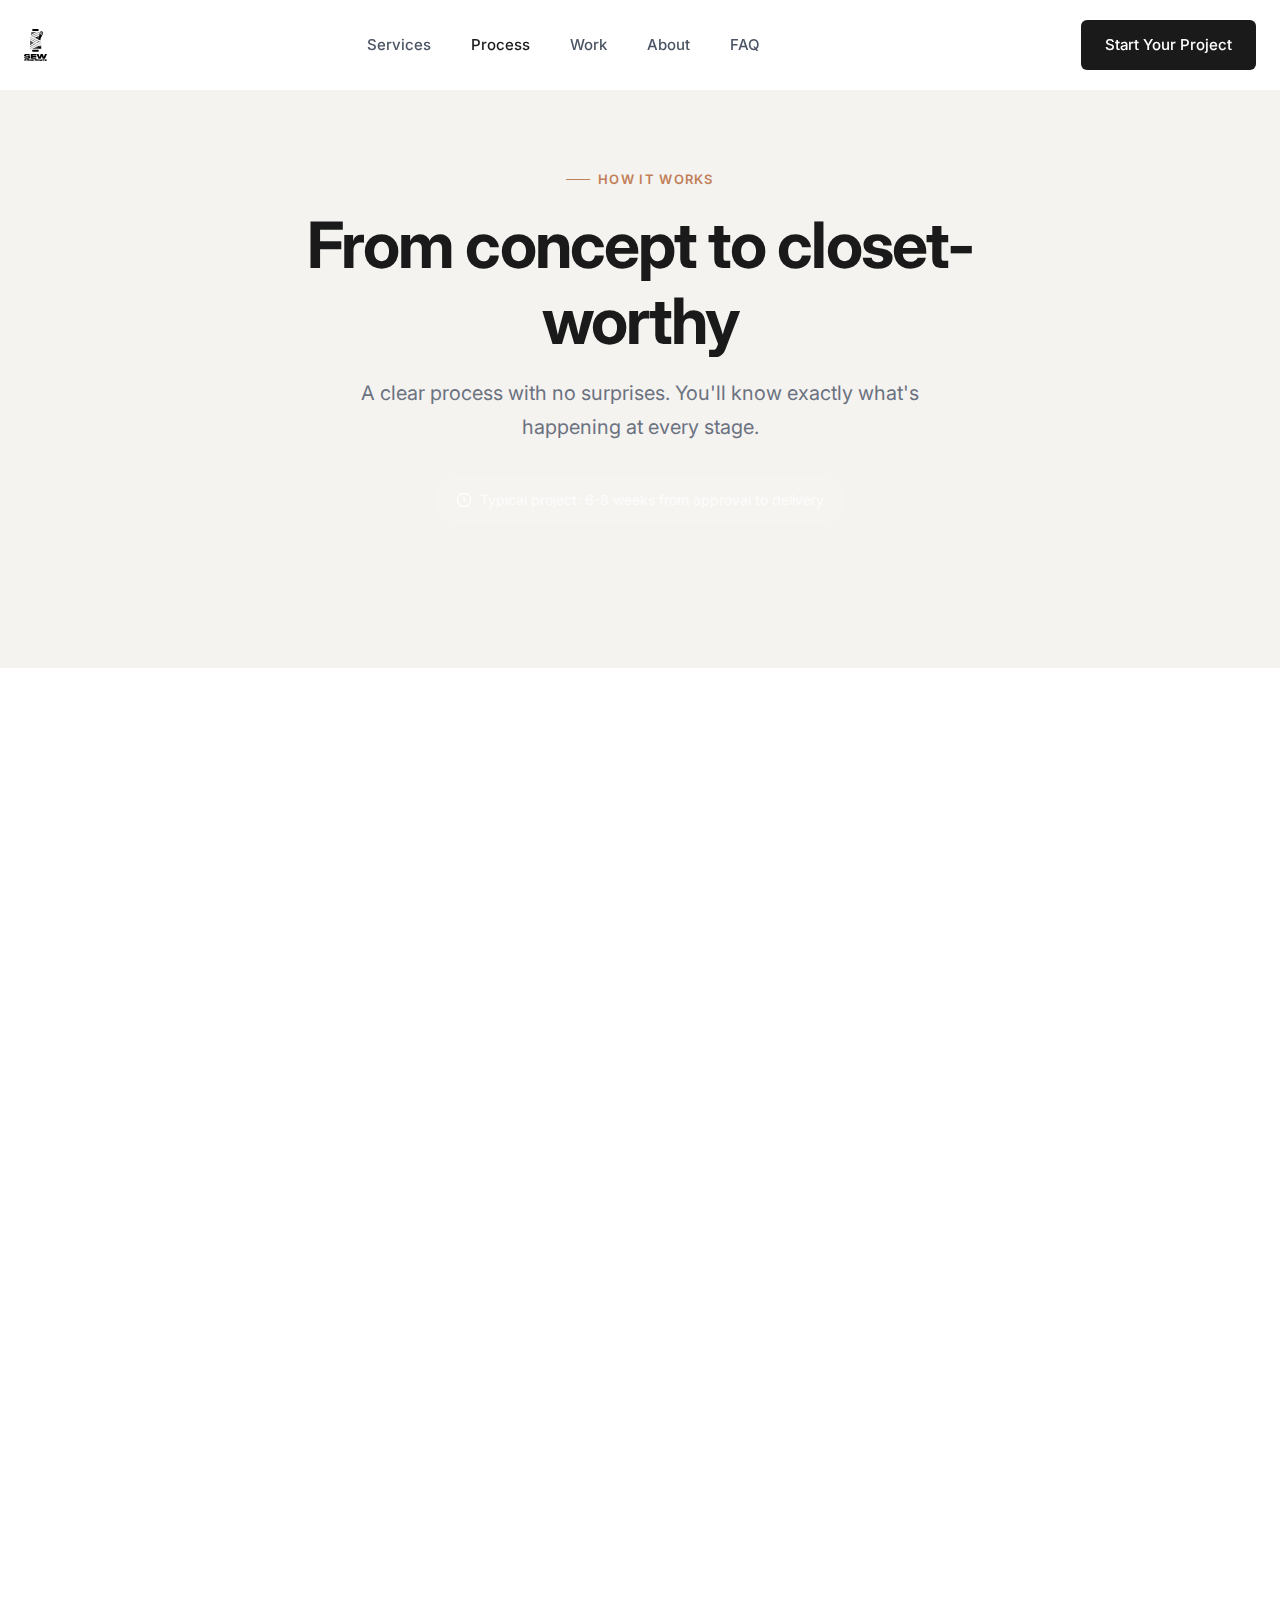
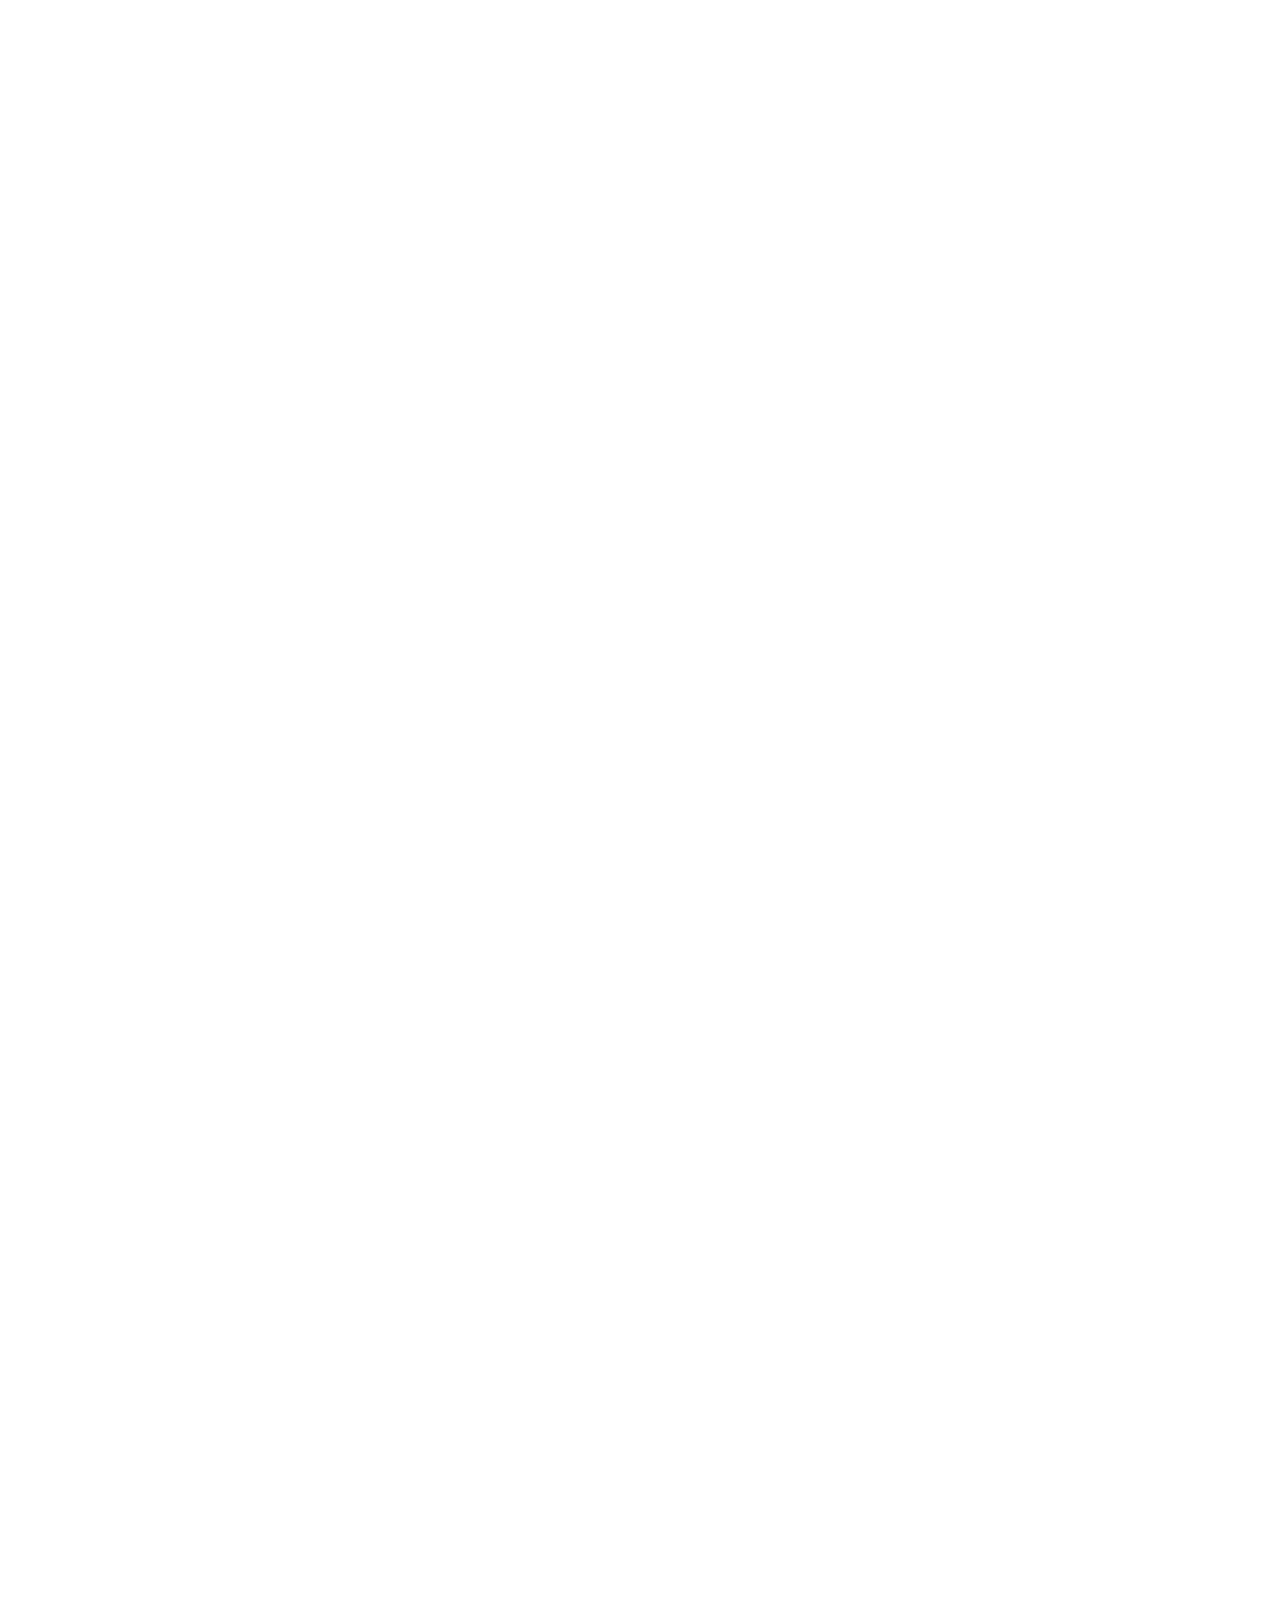
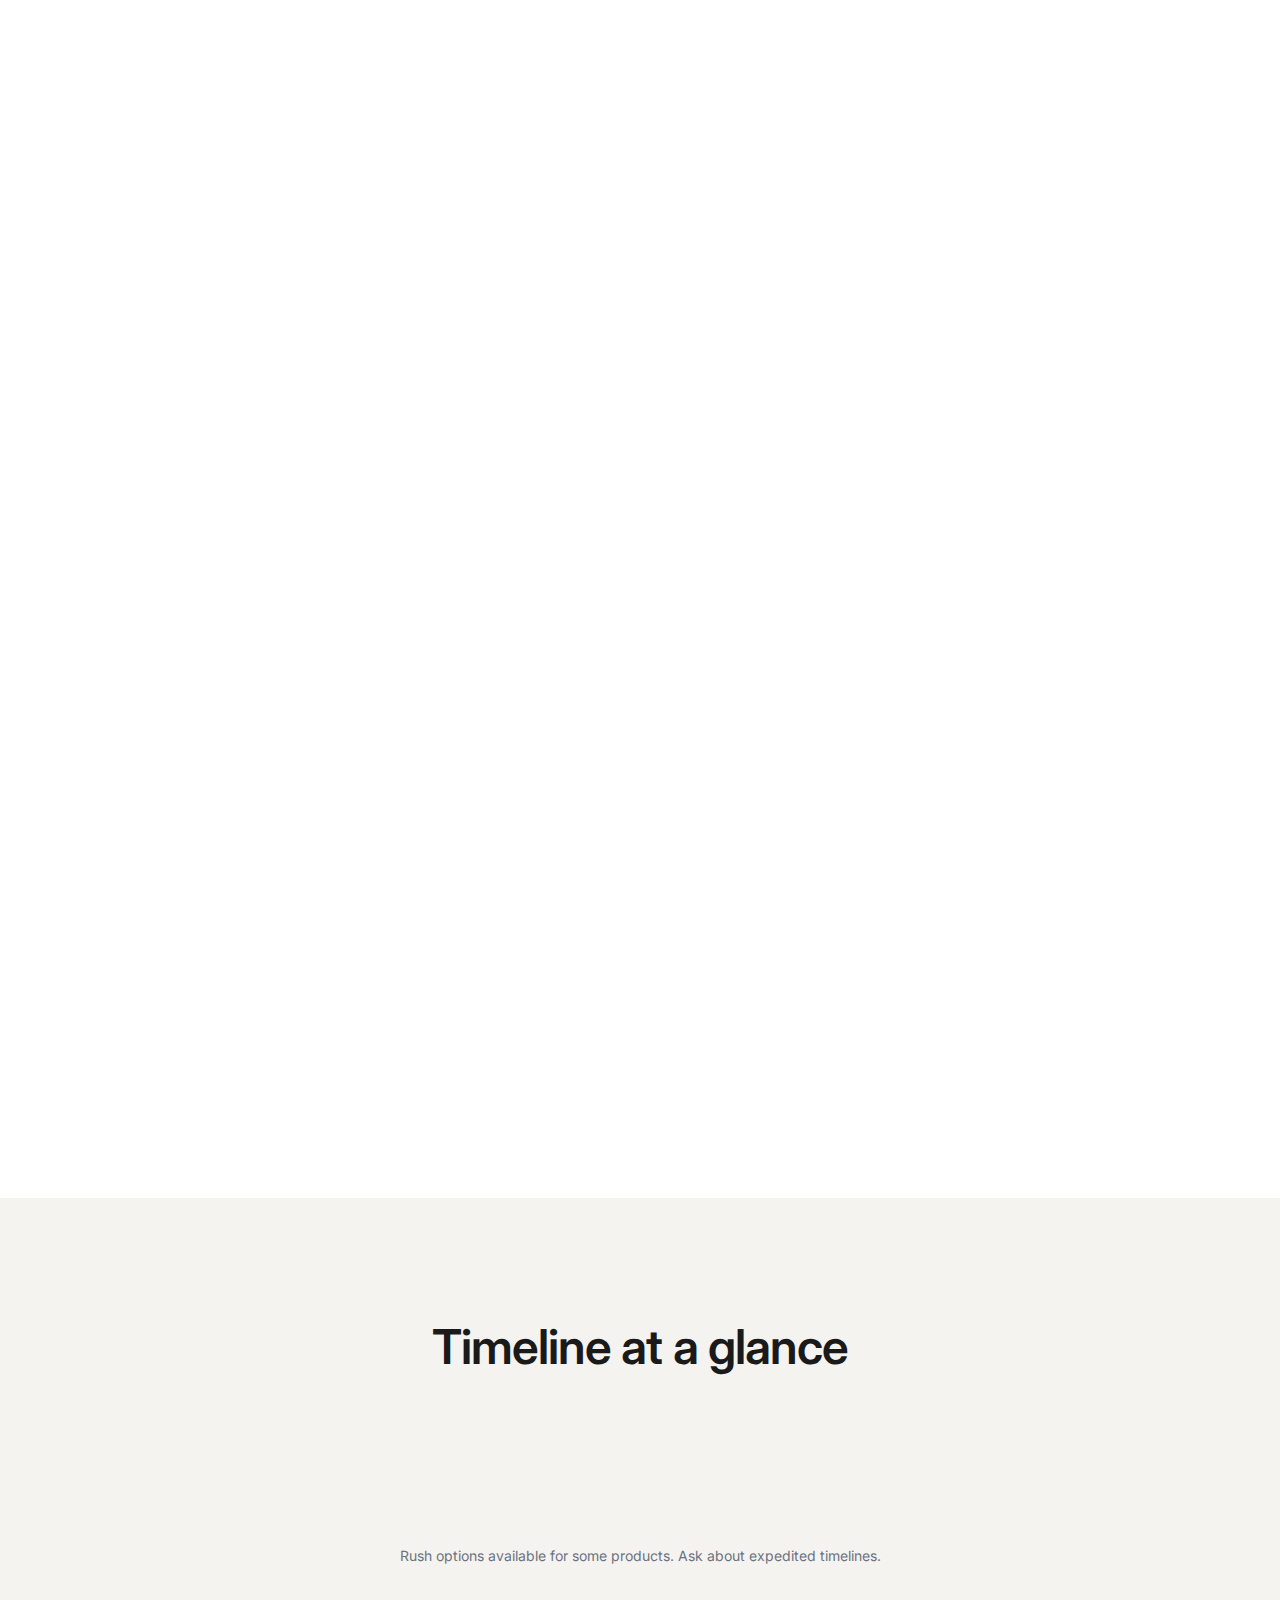
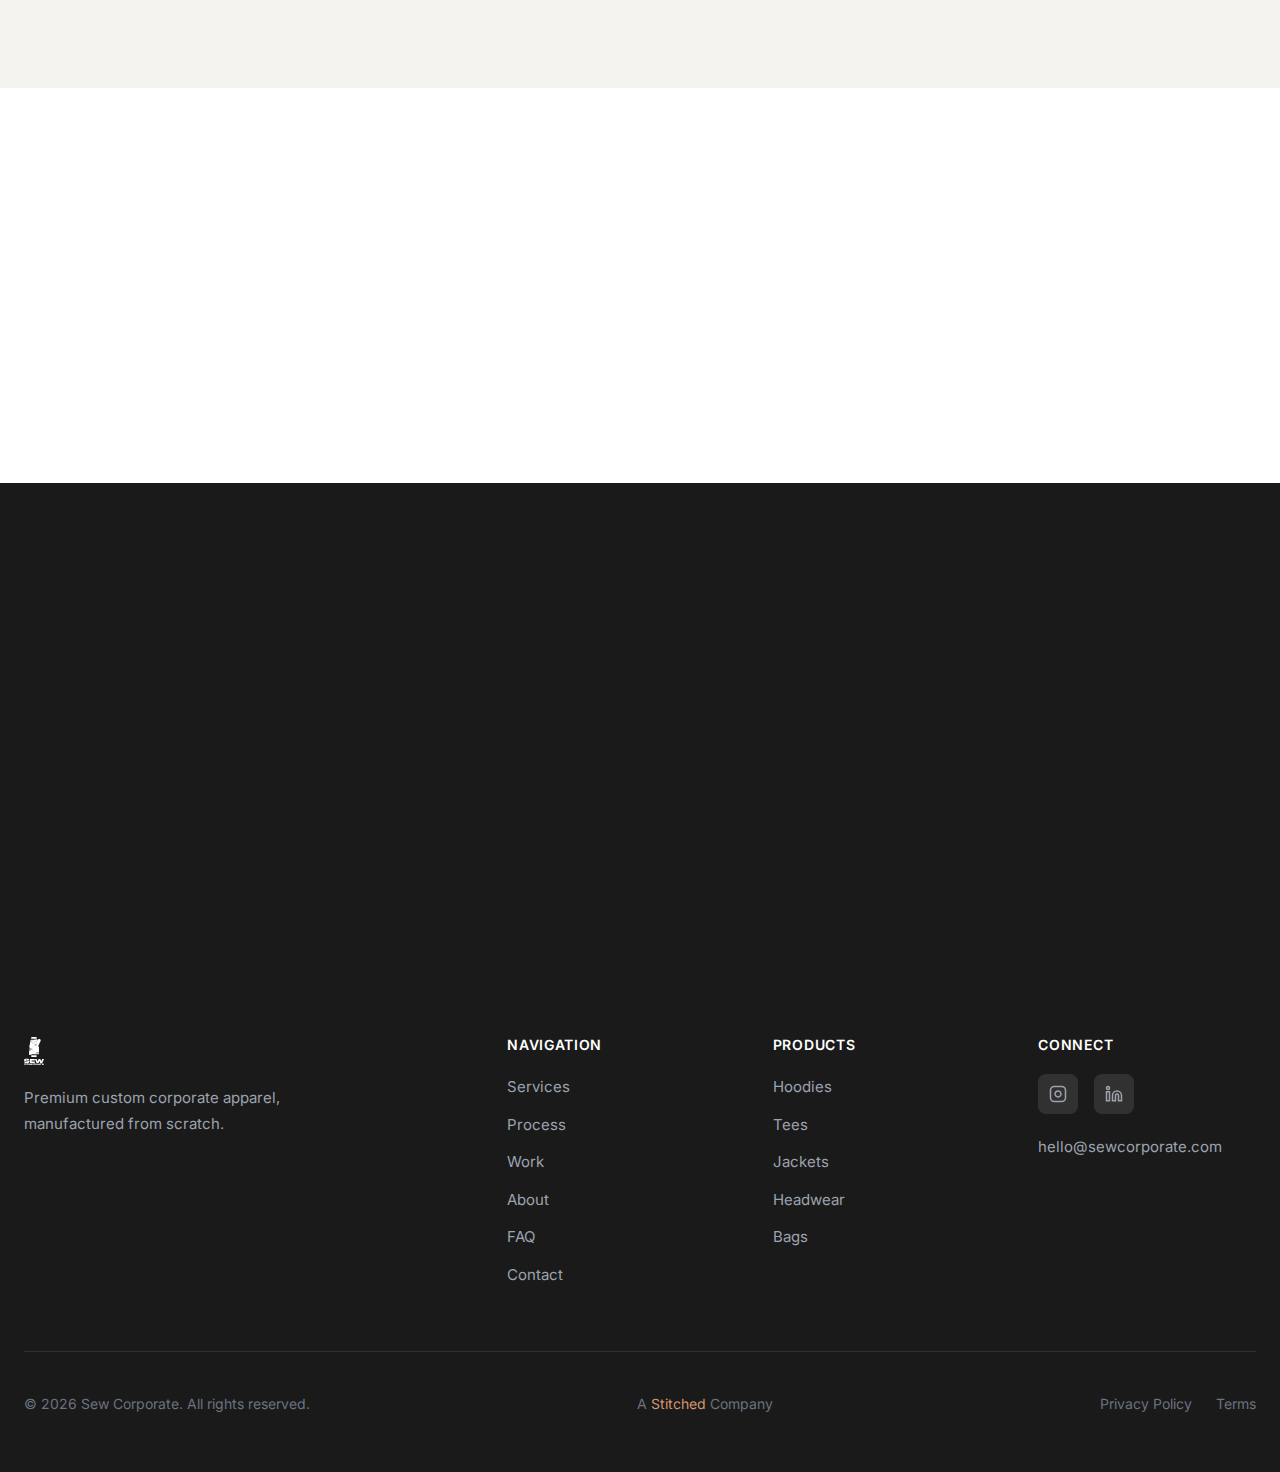
<file: process.html>
<!DOCTYPE html>
<html lang="en">
<head>
    <meta charset="UTF-8">
    <meta name="viewport" content="width=device-width, initial-scale=1.0">
    <title>How It Works | Sew Corporate - Custom Corporate Apparel Process</title>
    <meta name="description" content="Our custom apparel process from concept to delivery. Design, sampling, production, and shipping explained. Typical timeline: 6-8 weeks.">
    <link rel="canonical" href="https://sewcorporate.com/process">
    <link rel="icon" type="image/svg+xml" href="assets/Submark.svg">
    <link rel="preconnect" href="https://fonts.googleapis.com">
    <link rel="preconnect" href="https://fonts.gstatic.com" crossorigin>
    <link href="https://fonts.googleapis.com/css2?family=Inter:wght@400;500;600;700&display=swap" rel="stylesheet">
    <link rel="stylesheet" href="css/styles.css">
</head>
<body>
    <!-- Navigation -->
    <nav class="navbar">
        <div class="nav-container">
            <a href="/" class="logo">
                <img src="assets/Logo.svg" alt="Sew Corporate" class="logo-img">
            </a>
            <button class="mobile-menu-btn" aria-label="Toggle menu">
                <span></span>
                <span></span>
                <span></span>
            </button>
            <ul class="nav-links">
                <li><a href="/services">Services</a></li>
                <li><a href="/process" class="active">Process</a></li>
                <li><a href="/work">Work</a></li>
                <li><a href="/about">About</a></li>
                <li><a href="/faq">FAQ</a></li>
            </ul>
            <a href="/contact" class="nav-cta">Start Your Project</a>
        </div>
    </nav>

    <!-- Mobile Menu -->
    <div class="mobile-menu">
        <div class="mobile-menu-links">
            <a href="/services">Services</a>
            <a href="/process">Process</a>
            <a href="/work">Work</a>
            <a href="/about">About</a>
            <a href="/faq">FAQ</a>
            <a href="/contact" class="mobile-cta">Start Your Project</a>
        </div>
    </div>

    <!-- Page Header -->
    <section class="page-header">
        <div class="container">
            <span class="section-label">How It Works</span>
            <h1>From concept to closet-worthy</h1>
            <p class="page-header-subtitle">A clear process with no surprises. You'll know exactly what's happening at every stage.</p>
            <div class="process-timeline" style="margin-top: 2rem;">
                <div class="timeline-badge">
                    <svg viewBox="0 0 24 24" fill="none" stroke="currentColor" stroke-width="2">
                        <circle cx="12" cy="12" r="10"/>
                        <path d="M12 6v6l4 2"/>
                    </svg>
                    Typical project: 6-8 weeks from approval to delivery
                </div>
            </div>
        </div>
    </section>

    <!-- Process Steps Detail -->
    <section class="process-detail-section">
        <div class="container">
            <!-- Step 1 -->
            <div class="process-detail-step fade-in">
                <div class="process-detail-number">
                    <span>1</span>
                    <div class="process-detail-line"></div>
                </div>
                <div class="process-detail-content">
                    <div class="process-detail-header">
                        <h2>Share your vision</h2>
                        <span class="process-detail-time">Week 1</span>
                    </div>
                    <p class="text-large">Tell us what you need. Brand guidelines, rough sketches, Pinterest boards, or just "we want something cool" — we've worked with all of the above.</p>

                    <div class="process-detail-grid">
                        <div class="process-detail-card">
                            <h4>What we need from you</h4>
                            <ul>
                                <li>Logo files (vector preferred)</li>
                                <li>Brand colors and guidelines</li>
                                <li>Quantity estimates</li>
                                <li>Timeline and budget range</li>
                                <li>Any inspiration or references</li>
                            </ul>
                        </div>
                        <div class="process-detail-card">
                            <h4>What happens next</h4>
                            <ul>
                                <li>We respond within 24 hours</li>
                                <li>15-minute discovery call to align</li>
                                <li>Initial quote and timeline</li>
                                <li>Project kickoff if approved</li>
                            </ul>
                        </div>
                    </div>

                    <div class="process-detail-image">
                        <div class="service-card-placeholder large">Form and discovery call photo</div>
                    </div>
                </div>
            </div>

            <!-- Step 2 -->
            <div class="process-detail-step fade-in">
                <div class="process-detail-number">
                    <span>2</span>
                    <div class="process-detail-line"></div>
                </div>
                <div class="process-detail-content">
                    <div class="process-detail-header">
                        <h2>Design & sampling</h2>
                        <span class="process-detail-time">Weeks 1-3</span>
                    </div>
                    <p class="text-large">We create designs and produce physical samples. Refine until it's exactly right. You pay nothing until you approve the final sample.</p>

                    <div class="process-detail-grid">
                        <div class="process-detail-card">
                            <h4>Design phase</h4>
                            <ul>
                                <li>Digital mockups within 1 week</li>
                                <li>Unlimited revisions on mockups</li>
                                <li>Color matching and fabric selection</li>
                                <li>Construction detail specs</li>
                            </ul>
                        </div>
                        <div class="process-detail-card">
                            <h4>Sample phase</h4>
                            <ul>
                                <li>Physical samples in 2 weeks</li>
                                <li>Actual fabric and construction</li>
                                <li>One round of sample revisions included</li>
                                <li>Final approval before production</li>
                            </ul>
                        </div>
                    </div>

                    <div class="process-detail-image">
                        <div class="service-card-placeholder large">Design mockups and samples photo</div>
                    </div>
                </div>
            </div>

            <!-- Step 3 -->
            <div class="process-detail-step fade-in">
                <div class="process-detail-number">
                    <span>3</span>
                    <div class="process-detail-line"></div>
                </div>
                <div class="process-detail-content">
                    <div class="process-detail-header">
                        <h2>Production</h2>
                        <span class="process-detail-time">Weeks 3-6</span>
                    </div>
                    <p class="text-large">Your order goes into production. Every piece cut and sewn with premium materials and individual QC inspection.</p>

                    <div class="process-detail-grid">
                        <div class="process-detail-card">
                            <h4>Manufacturing</h4>
                            <ul>
                                <li>Cut & sew production (not decorated blanks)</li>
                                <li>Premium fabric sourcing</li>
                                <li>Skilled construction</li>
                                <li>Custom branding applied</li>
                            </ul>
                        </div>
                        <div class="process-detail-card">
                            <h4>Quality control</h4>
                            <ul>
                                <li>Individual piece inspection</li>
                                <li>Measurement verification</li>
                                <li>Stitching and finish check</li>
                                <li>Progress updates weekly</li>
                            </ul>
                        </div>
                    </div>

                    <div class="process-detail-image">
                        <div class="service-card-placeholder large">Production and QC photos</div>
                    </div>
                </div>
            </div>

            <!-- Step 4 -->
            <div class="process-detail-step fade-in">
                <div class="process-detail-number">
                    <span>4</span>
                </div>
                <div class="process-detail-content">
                    <div class="process-detail-header">
                        <h2>Delivery</h2>
                        <span class="process-detail-time">Week 6-8</span>
                    </div>
                    <p class="text-large">Shipped to your office or directly to team members. We handle the logistics so you don't have to.</p>

                    <div class="process-detail-grid">
                        <div class="process-detail-card">
                            <h4>Shipping options</h4>
                            <ul>
                                <li>Bulk to single address</li>
                                <li>Individual shipments to team members</li>
                                <li>International shipping available</li>
                                <li>Tracking for every package</li>
                            </ul>
                        </div>
                        <div class="process-detail-card">
                            <h4>Packaging</h4>
                            <ul>
                                <li>Standard poly bag (included)</li>
                                <li>Custom tissue and stickers</li>
                                <li>Branded boxes available</li>
                                <li>Gift-ready presentation</li>
                            </ul>
                        </div>
                    </div>

                    <div class="process-detail-image">
                        <div class="service-card-placeholder large">Packaging and delivery photos</div>
                    </div>
                </div>
            </div>
        </div>
    </section>

    <!-- Timeline Summary -->
    <section class="timeline-summary-section">
        <div class="container">
            <div class="section-header center">
                <h2>Timeline at a glance</h2>
            </div>
            <div class="timeline-visual fade-in">
                <div class="timeline-item">
                    <div class="timeline-week">Week 1</div>
                    <div class="timeline-label">Discovery & Quote</div>
                </div>
                <div class="timeline-item">
                    <div class="timeline-week">Week 1-2</div>
                    <div class="timeline-label">Design Mockups</div>
                </div>
                <div class="timeline-item">
                    <div class="timeline-week">Week 2-3</div>
                    <div class="timeline-label">Physical Samples</div>
                </div>
                <div class="timeline-item">
                    <div class="timeline-week">Week 3-6</div>
                    <div class="timeline-label">Production</div>
                </div>
                <div class="timeline-item">
                    <div class="timeline-week">Week 6-8</div>
                    <div class="timeline-label">QC & Delivery</div>
                </div>
            </div>
            <p class="timeline-note">Rush options available for some products. Ask about expedited timelines.</p>
        </div>
    </section>

    <!-- FAQ Link -->
    <section class="faq-link-section">
        <div class="container">
            <div class="faq-link-card fade-in">
                <h3>Have questions about the process?</h3>
                <p>Check our FAQ for answers about minimums, pricing, design support, and more.</p>
                <a href="/faq" class="btn btn-secondary">View FAQ →</a>
            </div>
        </div>
    </section>

    <!-- CTA Section -->
    <section class="cta-section">
        <div class="container fade-in">
            <h2>Ready to start?</h2>
            <p>Tell us about your project. We'll respond within 24 hours with a plan.</p>
            <div class="cta-buttons">
                <a href="/contact" class="btn btn-white">
                    Start Your Project
                    <svg class="btn-arrow" viewBox="0 0 24 24" fill="none" stroke="currentColor" stroke-width="2">
                        <path d="M5 12h14M12 5l7 7-7 7"/>
                    </svg>
                </a>
            </div>
        </div>
    </section>

    <!-- Footer -->
    <footer class="footer">
        <div class="container">
            <div class="footer-grid">
                <div class="footer-brand">
                    <a href="/" class="footer-logo">
                        <img src="assets/Logo.svg" alt="Sew Corporate" class="footer-logo-img">
                    </a>
                    <p>Premium custom corporate apparel, manufactured from scratch.</p>
                </div>
                <div class="footer-column">
                    <h4>Navigation</h4>
                    <nav class="footer-links">
                        <a href="/services">Services</a>
                        <a href="/process">Process</a>
                        <a href="/work">Work</a>
                        <a href="/about">About</a>
                        <a href="/faq">FAQ</a>
                        <a href="/contact">Contact</a>
                    </nav>
                </div>
                <div class="footer-column">
                    <h4>Products</h4>
                    <nav class="footer-links">
                        <a href="/services#hoodies">Hoodies</a>
                        <a href="/services#tees">Tees</a>
                        <a href="/services#jackets">Jackets</a>
                        <a href="/services#headwear">Headwear</a>
                        <a href="/services#bags">Bags</a>
                    </nav>
                </div>
                <div class="footer-column">
                    <h4>Connect</h4>
                    <div class="footer-social">
                        <a href="https://instagram.com/sewcorporate" target="_blank" rel="noopener" aria-label="Instagram">
                            <svg viewBox="0 0 24 24" fill="none" stroke="currentColor" stroke-width="2">
                                <rect x="2" y="2" width="20" height="20" rx="5" ry="5"/>
                                <path d="M16 11.37A4 4 0 1 1 12.63 8 4 4 0 0 1 16 11.37z"/>
                                <line x1="17.5" y1="6.5" x2="17.51" y2="6.5"/>
                            </svg>
                        </a>
                        <a href="https://linkedin.com/company/sewcorporate" target="_blank" rel="noopener" aria-label="LinkedIn">
                            <svg viewBox="0 0 24 24" fill="none" stroke="currentColor" stroke-width="2">
                                <path d="M16 8a6 6 0 0 1 6 6v7h-4v-7a2 2 0 0 0-2-2 2 2 0 0 0-2 2v7h-4v-7a6 6 0 0 1 6-6z"/>
                                <rect x="2" y="9" width="4" height="12"/>
                                <circle cx="4" cy="4" r="2"/>
                            </svg>
                        </a>
                    </div>
                    <nav class="footer-links" style="margin-top: 20px;">
                        <a href="mailto:hello@sewcorporate.com">hello@sewcorporate.com</a>
                    </nav>
                </div>
            </div>
            <div class="footer-bottom">
                <p>&copy; 2026 Sew Corporate. All rights reserved.</p>
                <p>A <a href="https://gostitched.com" target="_blank" rel="noopener">Stitched</a> Company</p>
                <div class="footer-legal">
                    <a href="/privacy">Privacy Policy</a>
                    <a href="/terms">Terms</a>
                </div>
            </div>
        </div>
    </footer>

    <script src="js/main.js"></script>
</body>
</html>
</file>
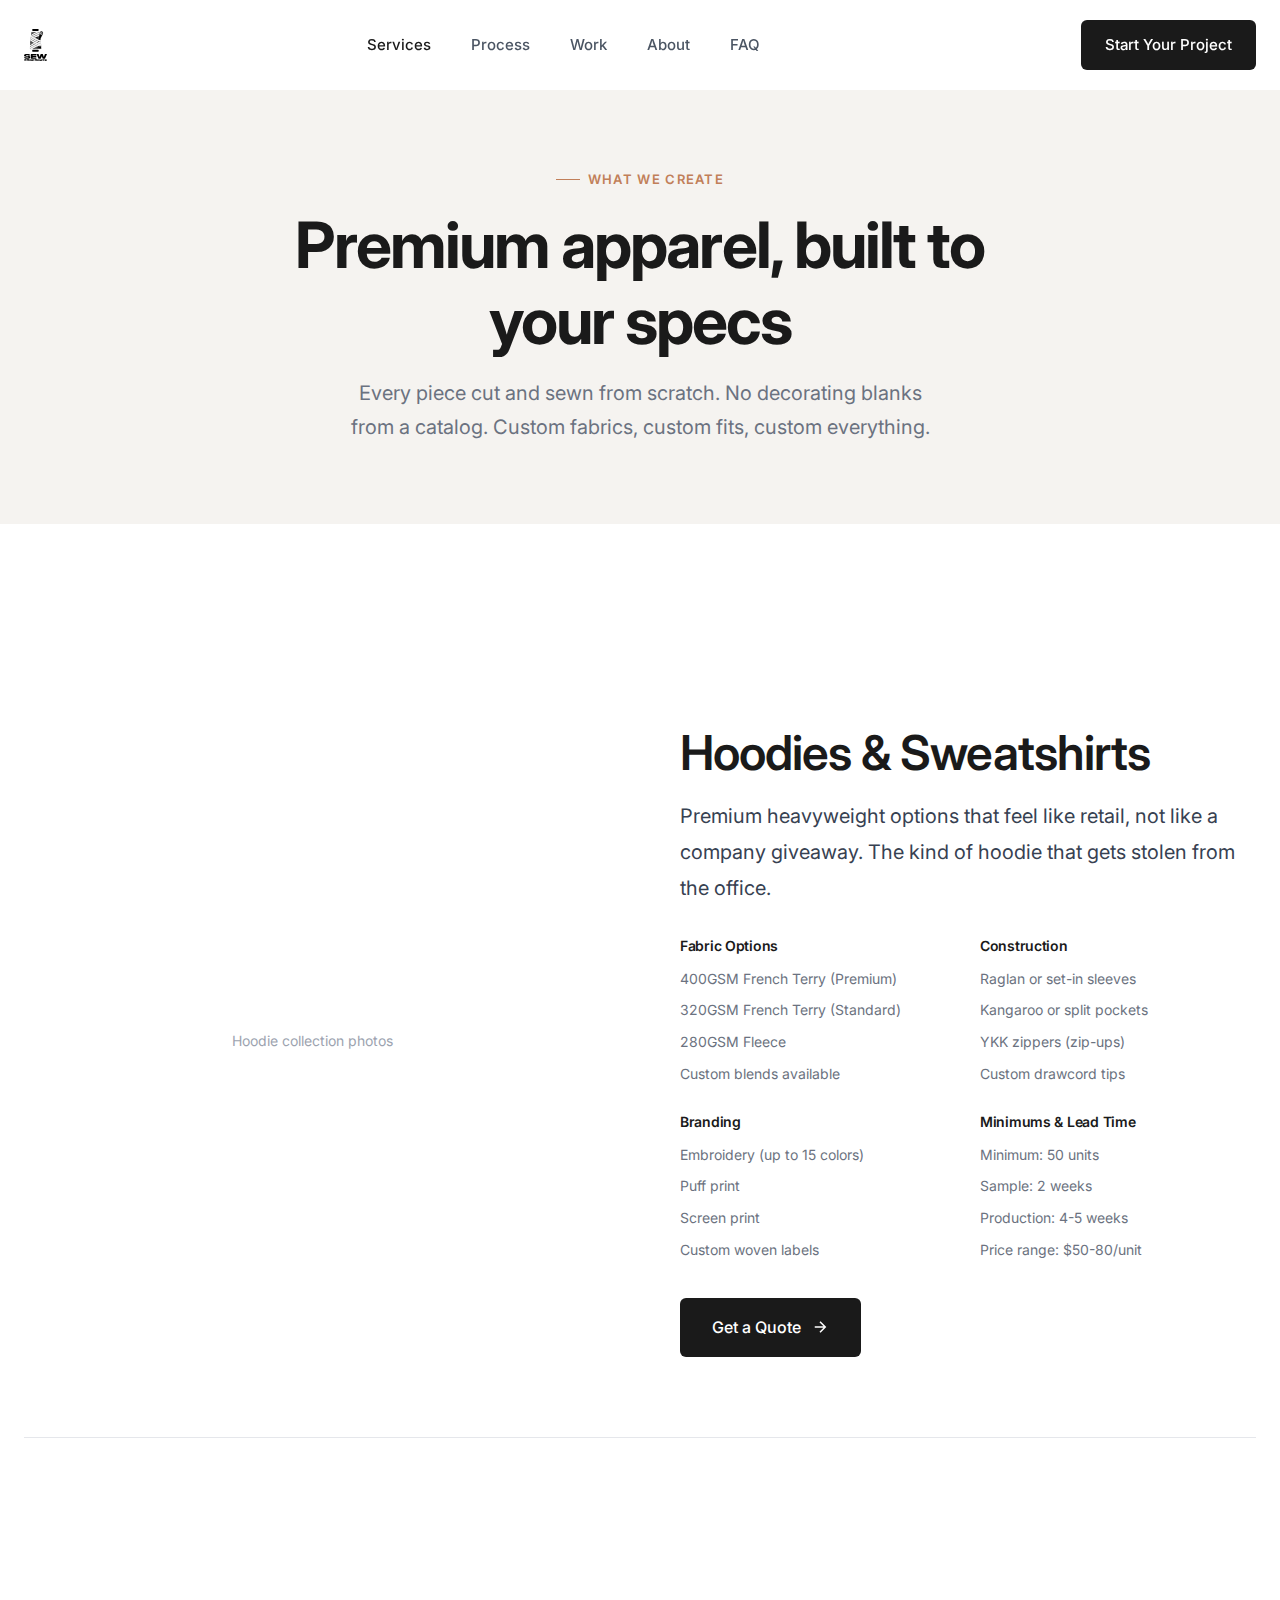
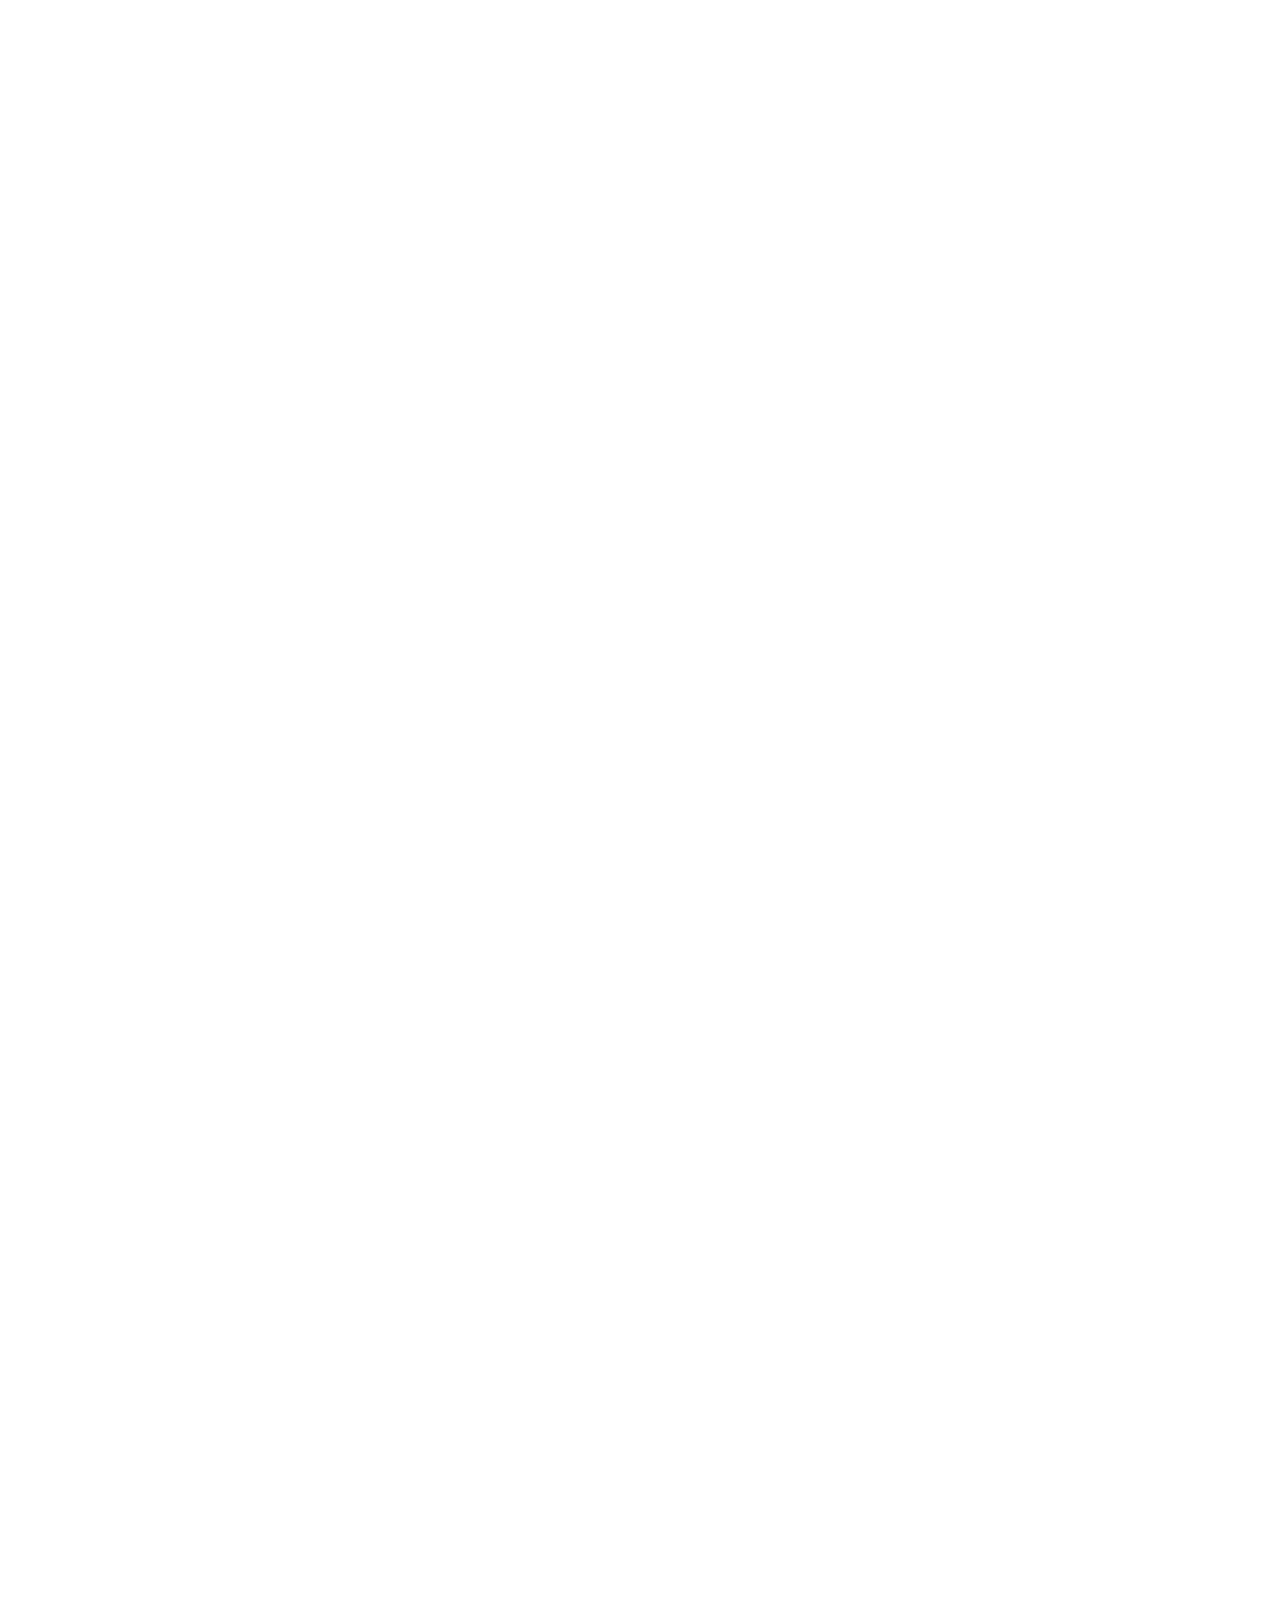
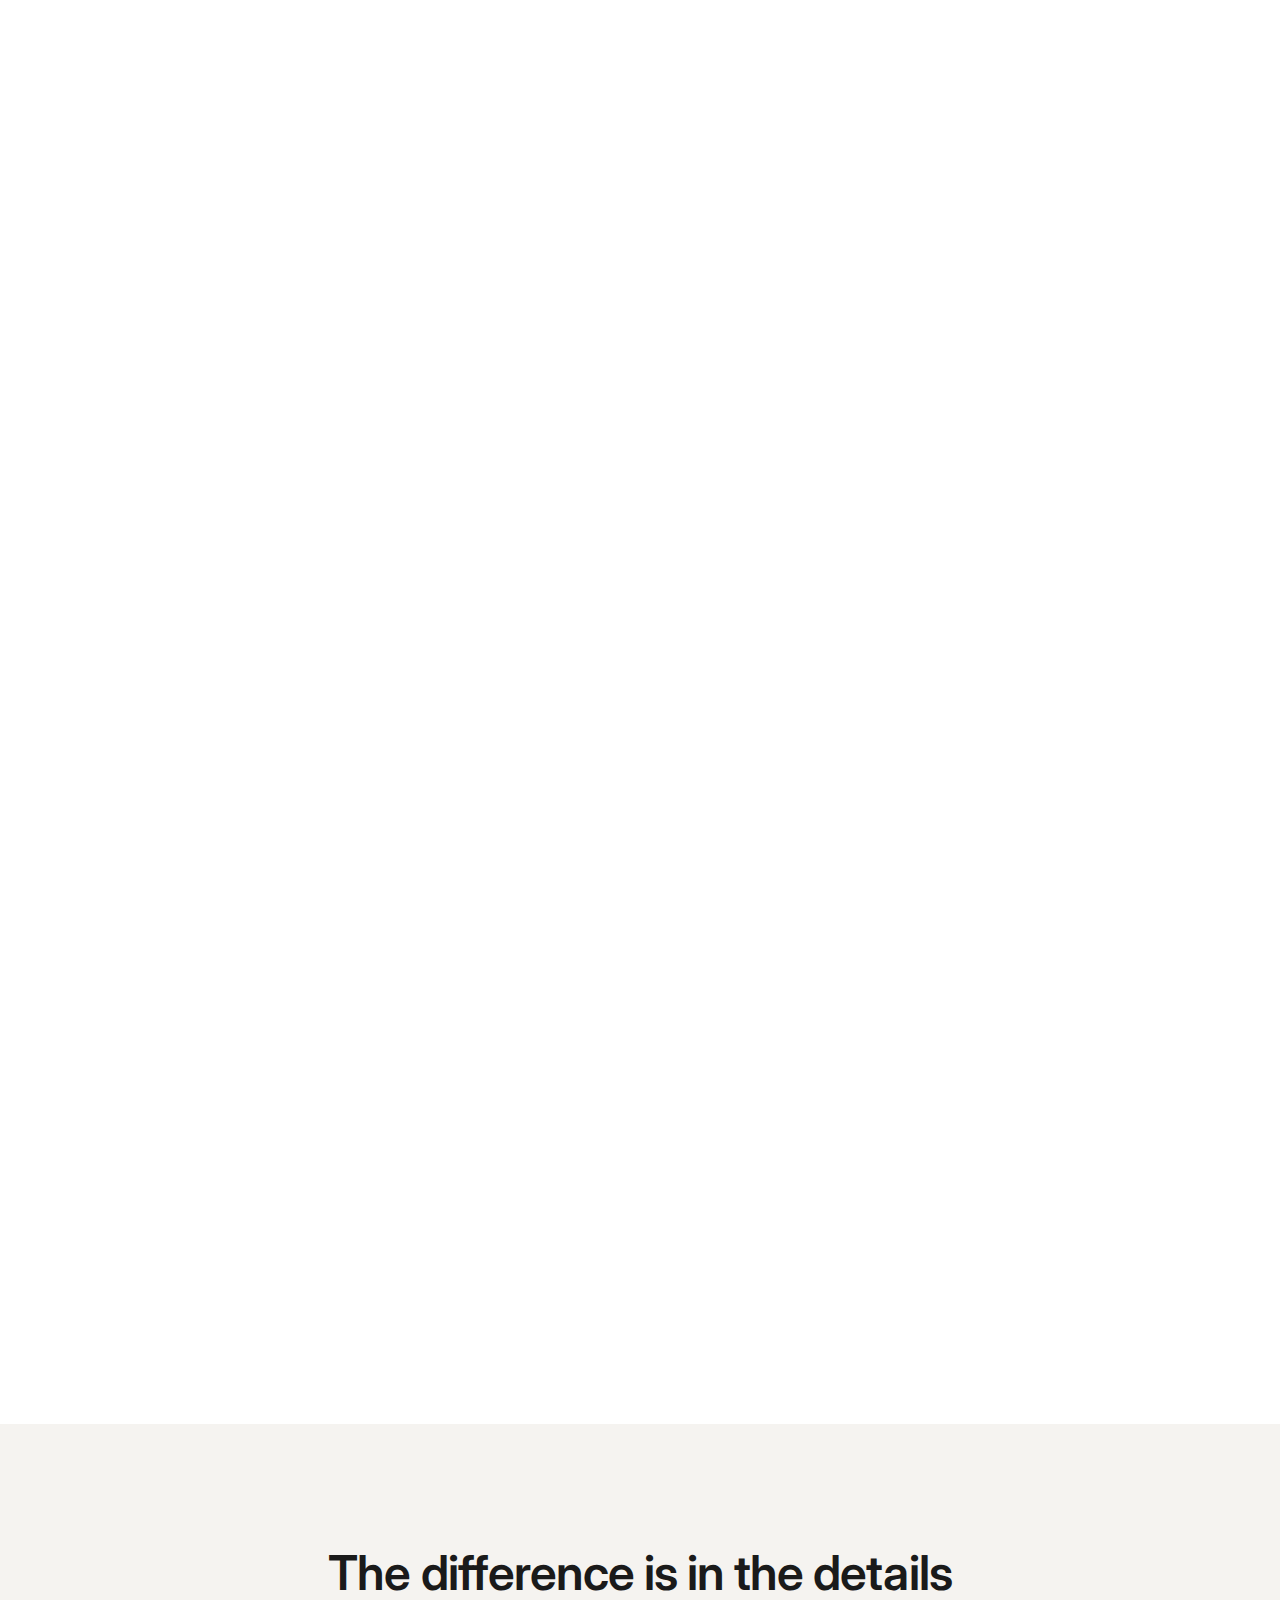
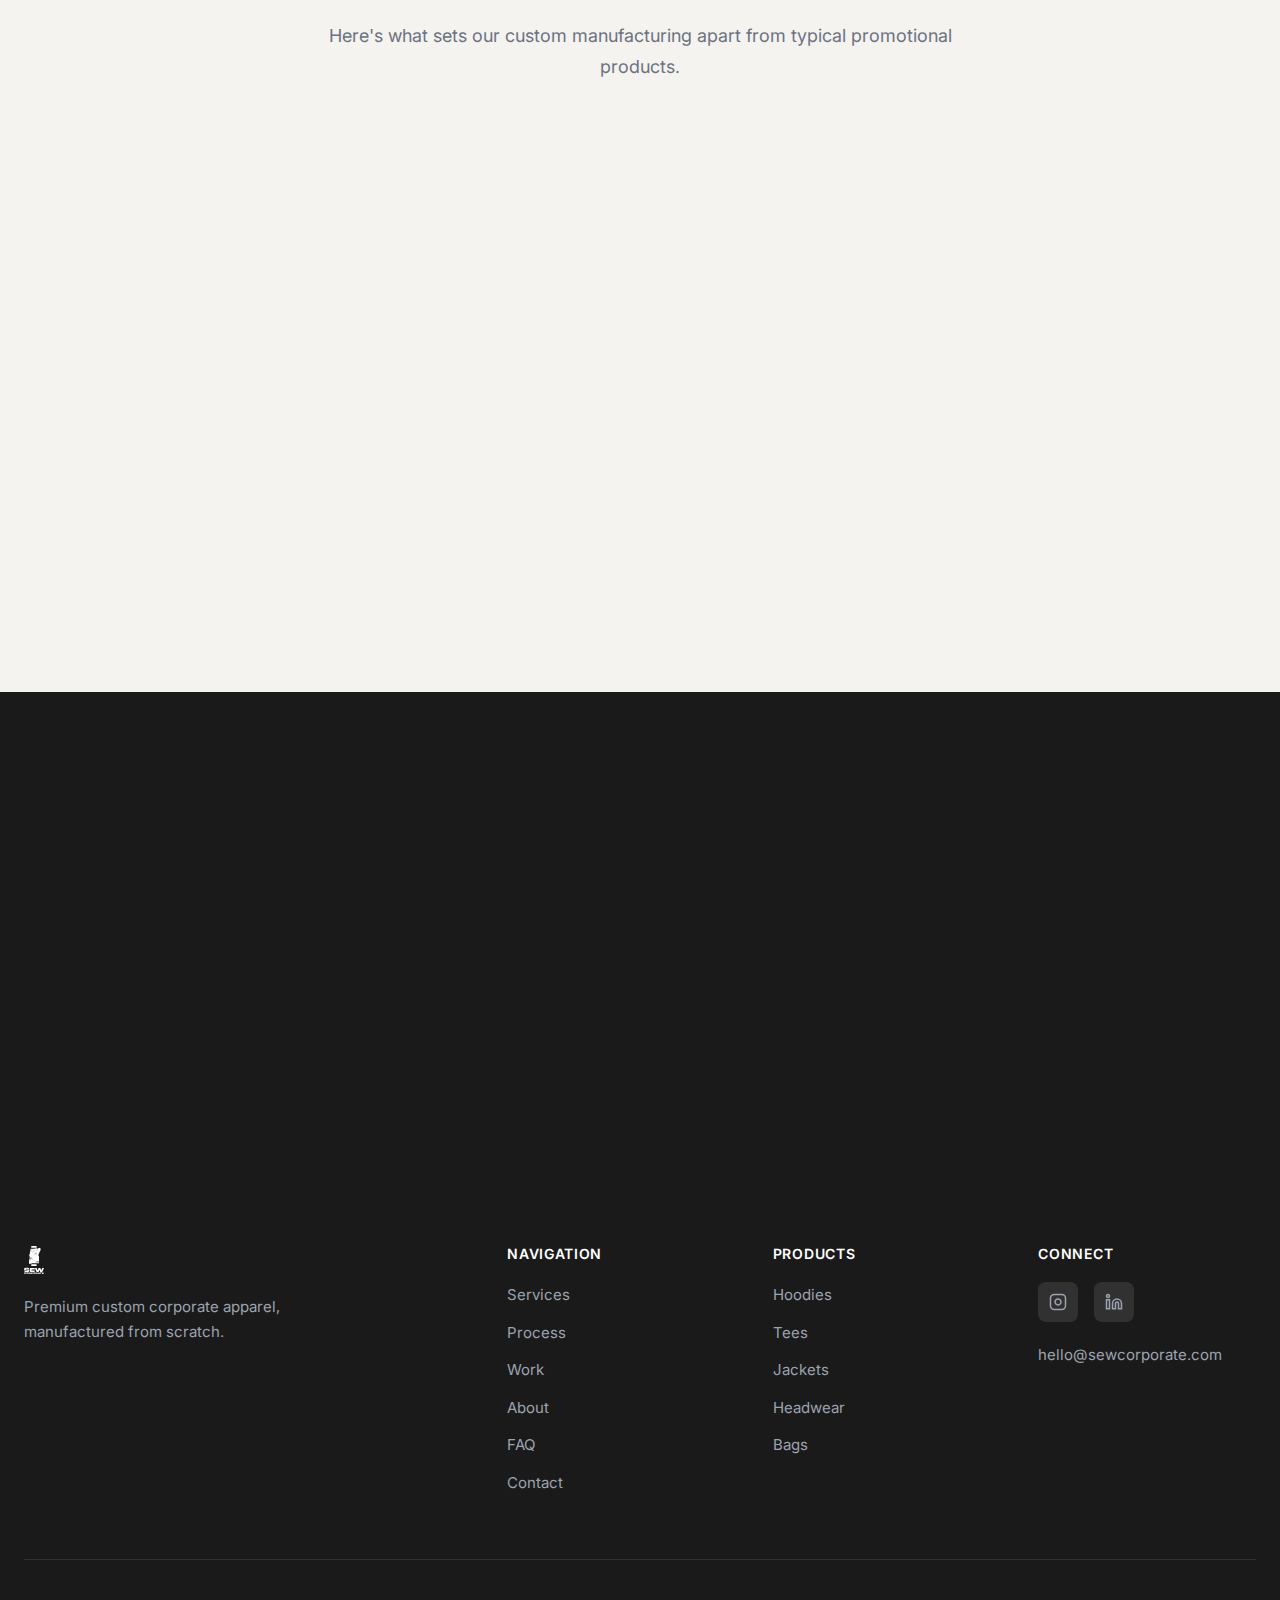
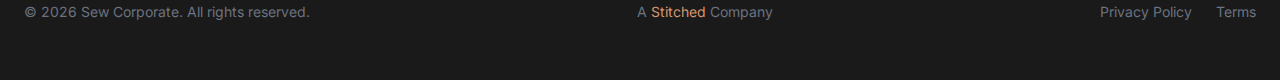
<file: services.html>
<!DOCTYPE html>
<html lang="en">
<head>
    <meta charset="UTF-8">
    <meta name="viewport" content="width=device-width, initial-scale=1.0">
    <title>Services | Sew Corporate - Custom Corporate Apparel</title>
    <meta name="description" content="Premium custom hoodies, tees, jackets, headwear, and bags manufactured from scratch. Retail-quality corporate apparel with custom fabrics, fits, and finishes.">
    <link rel="canonical" href="https://sewcorporate.com/services">
    <link rel="icon" type="image/svg+xml" href="assets/Submark.svg">
    <link rel="preconnect" href="https://fonts.googleapis.com">
    <link rel="preconnect" href="https://fonts.gstatic.com" crossorigin>
    <link href="https://fonts.googleapis.com/css2?family=Inter:wght@400;500;600;700&display=swap" rel="stylesheet">
    <link rel="stylesheet" href="css/styles.css">
</head>
<body>
    <!-- Navigation -->
    <nav class="navbar">
        <div class="nav-container">
            <a href="/" class="logo">
                <img src="assets/Logo.svg" alt="Sew Corporate" class="logo-img">
            </a>
            <button class="mobile-menu-btn" aria-label="Toggle menu">
                <span></span>
                <span></span>
                <span></span>
            </button>
            <ul class="nav-links">
                <li><a href="/services" class="active">Services</a></li>
                <li><a href="/process">Process</a></li>
                <li><a href="/work">Work</a></li>
                <li><a href="/about">About</a></li>
                <li><a href="/faq">FAQ</a></li>
            </ul>
            <a href="/contact" class="nav-cta">Start Your Project</a>
        </div>
    </nav>

    <!-- Mobile Menu -->
    <div class="mobile-menu">
        <div class="mobile-menu-links">
            <a href="/services">Services</a>
            <a href="/process">Process</a>
            <a href="/work">Work</a>
            <a href="/about">About</a>
            <a href="/faq">FAQ</a>
            <a href="/contact" class="mobile-cta">Start Your Project</a>
        </div>
    </div>

    <!-- Page Header -->
    <section class="page-header">
        <div class="container">
            <span class="section-label">What We Create</span>
            <h1>Premium apparel, built to your specs</h1>
            <p class="page-header-subtitle">Every piece cut and sewn from scratch. No decorating blanks from a catalog. Custom fabrics, custom fits, custom everything.</p>
        </div>
    </section>

    <!-- Services Detail -->
    <section class="services-detail-section">
        <div class="container">
            <!-- Hoodies -->
            <div class="service-detail fade-in" id="hoodies">
                <div class="service-detail-image">
                    <div class="service-card-placeholder large">Hoodie collection photos</div>
                </div>
                <div class="service-detail-content">
                    <h2>Hoodies & Sweatshirts</h2>
                    <p class="text-large">Premium heavyweight options that feel like retail, not like a company giveaway. The kind of hoodie that gets stolen from the office.</p>
                    <div class="service-specs-grid">
                        <div class="service-spec">
                            <h4>Fabric Options</h4>
                            <ul>
                                <li>400GSM French Terry (Premium)</li>
                                <li>320GSM French Terry (Standard)</li>
                                <li>280GSM Fleece</li>
                                <li>Custom blends available</li>
                            </ul>
                        </div>
                        <div class="service-spec">
                            <h4>Construction</h4>
                            <ul>
                                <li>Raglan or set-in sleeves</li>
                                <li>Kangaroo or split pockets</li>
                                <li>YKK zippers (zip-ups)</li>
                                <li>Custom drawcord tips</li>
                            </ul>
                        </div>
                        <div class="service-spec">
                            <h4>Branding</h4>
                            <ul>
                                <li>Embroidery (up to 15 colors)</li>
                                <li>Puff print</li>
                                <li>Screen print</li>
                                <li>Custom woven labels</li>
                            </ul>
                        </div>
                        <div class="service-spec">
                            <h4>Minimums & Lead Time</h4>
                            <ul>
                                <li>Minimum: 50 units</li>
                                <li>Sample: 2 weeks</li>
                                <li>Production: 4-5 weeks</li>
                                <li>Price range: $50-80/unit</li>
                            </ul>
                        </div>
                    </div>
                    <a href="/contact" class="btn btn-primary">
                        Get a Quote
                        <svg class="btn-arrow" viewBox="0 0 24 24" fill="none" stroke="currentColor" stroke-width="2">
                            <path d="M5 12h14M12 5l7 7-7 7"/>
                        </svg>
                    </a>
                </div>
            </div>

            <!-- Tees -->
            <div class="service-detail reverse fade-in" id="tees">
                <div class="service-detail-image">
                    <div class="service-card-placeholder large">T-shirt collection photos</div>
                </div>
                <div class="service-detail-content">
                    <h2>Tees & Long Sleeves</h2>
                    <p class="text-large">Your design, your colors, your fit. Custom tees that people actually want to wear — not the scratchy promotional kind.</p>
                    <div class="service-specs-grid">
                        <div class="service-spec">
                            <h4>Fabric Options</h4>
                            <ul>
                                <li>220GSM Heavyweight Cotton</li>
                                <li>180GSM Medium Weight</li>
                                <li>Tri-blend options</li>
                                <li>100% organic cotton</li>
                            </ul>
                        </div>
                        <div class="service-spec">
                            <h4>Fits & Styles</h4>
                            <ul>
                                <li>Boxy oversized</li>
                                <li>Relaxed fit</li>
                                <li>Fitted/slim</li>
                                <li>Cropped options</li>
                            </ul>
                        </div>
                        <div class="service-spec">
                            <h4>Branding</h4>
                            <ul>
                                <li>Screen print (unlimited colors)</li>
                                <li>Puff print</li>
                                <li>Embroidery</li>
                                <li>Custom neck labels</li>
                            </ul>
                        </div>
                        <div class="service-spec">
                            <h4>Minimums & Lead Time</h4>
                            <ul>
                                <li>Minimum: 100 units</li>
                                <li>Sample: 2 weeks</li>
                                <li>Production: 3-4 weeks</li>
                                <li>Price range: $25-40/unit</li>
                            </ul>
                        </div>
                    </div>
                    <a href="/contact" class="btn btn-primary">
                        Get a Quote
                        <svg class="btn-arrow" viewBox="0 0 24 24" fill="none" stroke="currentColor" stroke-width="2">
                            <path d="M5 12h14M12 5l7 7-7 7"/>
                        </svg>
                    </a>
                </div>
            </div>

            <!-- Jackets -->
            <div class="service-detail fade-in" id="jackets">
                <div class="service-detail-image">
                    <div class="service-card-placeholder large">Jacket collection photos</div>
                </div>
                <div class="service-detail-content">
                    <h2>Jackets & Outerwear</h2>
                    <p class="text-large">Coach jackets, bombers, puffers, varsity. Premium outerwear for executive gifts, brand ambassadors, and milestone celebrations.</p>
                    <div class="service-specs-grid">
                        <div class="service-spec">
                            <h4>Styles</h4>
                            <ul>
                                <li>Coach jackets</li>
                                <li>Bomber jackets</li>
                                <li>Varsity jackets</li>
                                <li>Puffer jackets</li>
                            </ul>
                        </div>
                        <div class="service-spec">
                            <h4>Materials</h4>
                            <ul>
                                <li>Nylon (various weights)</li>
                                <li>Wool/poly blend</li>
                                <li>Custom linings</li>
                                <li>Water-resistant options</li>
                            </ul>
                        </div>
                        <div class="service-spec">
                            <h4>Details</h4>
                            <ul>
                                <li>YKK zippers & snaps</li>
                                <li>Custom hardware</li>
                                <li>Chenille patches</li>
                                <li>Embroidered logos</li>
                            </ul>
                        </div>
                        <div class="service-spec">
                            <h4>Minimums & Lead Time</h4>
                            <ul>
                                <li>Minimum: 25 units</li>
                                <li>Sample: 3 weeks</li>
                                <li>Production: 5-6 weeks</li>
                                <li>Price range: $80-150/unit</li>
                            </ul>
                        </div>
                    </div>
                    <a href="/contact" class="btn btn-primary">
                        Get a Quote
                        <svg class="btn-arrow" viewBox="0 0 24 24" fill="none" stroke="currentColor" stroke-width="2">
                            <path d="M5 12h14M12 5l7 7-7 7"/>
                        </svg>
                    </a>
                </div>
            </div>

            <!-- Headwear -->
            <div class="service-detail reverse fade-in" id="headwear">
                <div class="service-detail-image">
                    <div class="service-card-placeholder large">Headwear collection photos</div>
                </div>
                <div class="service-detail-content">
                    <h2>Headwear</h2>
                    <p class="text-large">Custom patches, woven labels, premium embroidery. Not the foam trucker hat your competitors give away at trade shows.</p>
                    <div class="service-specs-grid">
                        <div class="service-spec">
                            <h4>Styles</h4>
                            <ul>
                                <li>5-panel structured</li>
                                <li>6-panel dad hats</li>
                                <li>Beanies (cuffed/uncuffed)</li>
                                <li>Bucket hats</li>
                            </ul>
                        </div>
                        <div class="service-spec">
                            <h4>Materials</h4>
                            <ul>
                                <li>Cotton twill</li>
                                <li>Wool blend</li>
                                <li>Corduroy</li>
                                <li>Nylon/ripstop</li>
                            </ul>
                        </div>
                        <div class="service-spec">
                            <h4>Branding</h4>
                            <ul>
                                <li>3D puff embroidery</li>
                                <li>Flat embroidery</li>
                                <li>Custom leather patches</li>
                                <li>Woven patches</li>
                            </ul>
                        </div>
                        <div class="service-spec">
                            <h4>Minimums & Lead Time</h4>
                            <ul>
                                <li>Minimum: 50 units</li>
                                <li>Sample: 2 weeks</li>
                                <li>Production: 3-4 weeks</li>
                                <li>Price range: $15-35/unit</li>
                            </ul>
                        </div>
                    </div>
                    <a href="/contact" class="btn btn-primary">
                        Get a Quote
                        <svg class="btn-arrow" viewBox="0 0 24 24" fill="none" stroke="currentColor" stroke-width="2">
                            <path d="M5 12h14M12 5l7 7-7 7"/>
                        </svg>
                    </a>
                </div>
            </div>

            <!-- Bags -->
            <div class="service-detail fade-in" id="bags">
                <div class="service-detail-image">
                    <div class="service-card-placeholder large">Bag collection photos</div>
                </div>
                <div class="service-detail-content">
                    <h2>Bags & Accessories</h2>
                    <p class="text-large">Totes, duffels, backpacks. Functional accessories your team will actually use — at the gym, on commutes, at conferences.</p>
                    <div class="service-specs-grid">
                        <div class="service-spec">
                            <h4>Styles</h4>
                            <ul>
                                <li>Tote bags</li>
                                <li>Duffle bags</li>
                                <li>Backpacks</li>
                                <li>Laptop sleeves</li>
                            </ul>
                        </div>
                        <div class="service-spec">
                            <h4>Materials</h4>
                            <ul>
                                <li>Heavy canvas</li>
                                <li>Cordura nylon</li>
                                <li>Recycled polyester</li>
                                <li>Leather accents</li>
                            </ul>
                        </div>
                        <div class="service-spec">
                            <h4>Details</h4>
                            <ul>
                                <li>Custom zippers & pulls</li>
                                <li>Embroidered logos</li>
                                <li>Printed panels</li>
                                <li>Interior pockets</li>
                            </ul>
                        </div>
                        <div class="service-spec">
                            <h4>Minimums & Lead Time</h4>
                            <ul>
                                <li>Minimum: 50 units</li>
                                <li>Sample: 2-3 weeks</li>
                                <li>Production: 4-5 weeks</li>
                                <li>Price range: $20-80/unit</li>
                            </ul>
                        </div>
                    </div>
                    <a href="/contact" class="btn btn-primary">
                        Get a Quote
                        <svg class="btn-arrow" viewBox="0 0 24 24" fill="none" stroke="currentColor" stroke-width="2">
                            <path d="M5 12h14M12 5l7 7-7 7"/>
                        </svg>
                    </a>
                </div>
            </div>
        </div>
    </section>

    <!-- Quality Comparison -->
    <section class="comparison-section">
        <div class="container">
            <div class="section-header center">
                <h2>The difference is in the details</h2>
                <p>Here's what sets our custom manufacturing apart from typical promotional products.</p>
            </div>
            <div class="comparison-grid fade-in">
                <div class="comparison-card">
                    <h3>Promotional Products</h3>
                    <ul class="comparison-list negative">
                        <li>Pre-made blanks (Gildan, etc.)</li>
                        <li>Thin, scratchy fabrics</li>
                        <li>Generic fits</li>
                        <li>Basic screen printing</li>
                        <li>Standard size labels</li>
                        <li>Bulk packaging</li>
                    </ul>
                </div>
                <div class="comparison-card highlight">
                    <h3>Sew Corporate</h3>
                    <ul class="comparison-list positive">
                        <li>Cut & sew from scratch</li>
                        <li>400GSM French terry, premium cotton</li>
                        <li>Custom fits & silhouettes</li>
                        <li>Embroidery, puff print, custom hardware</li>
                        <li>Custom woven labels & tags</li>
                        <li>Individual poly bags or custom packaging</li>
                    </ul>
                </div>
            </div>
        </div>
    </section>

    <!-- CTA Section -->
    <section class="cta-section">
        <div class="container fade-in">
            <h2>Ready to build something?</h2>
            <p>Tell us about your project. We'll respond within 24 hours with a plan.</p>
            <div class="cta-buttons">
                <a href="/contact" class="btn btn-white">
                    Start Your Project
                    <svg class="btn-arrow" viewBox="0 0 24 24" fill="none" stroke="currentColor" stroke-width="2">
                        <path d="M5 12h14M12 5l7 7-7 7"/>
                    </svg>
                </a>
            </div>
        </div>
    </section>

    <!-- Footer -->
    <footer class="footer">
        <div class="container">
            <div class="footer-grid">
                <div class="footer-brand">
                    <a href="/" class="footer-logo">
                        <img src="assets/Logo.svg" alt="Sew Corporate" class="footer-logo-img">
                    </a>
                    <p>Premium custom corporate apparel, manufactured from scratch.</p>
                </div>
                <div class="footer-column">
                    <h4>Navigation</h4>
                    <nav class="footer-links">
                        <a href="/services">Services</a>
                        <a href="/process">Process</a>
                        <a href="/work">Work</a>
                        <a href="/about">About</a>
                        <a href="/faq">FAQ</a>
                        <a href="/contact">Contact</a>
                    </nav>
                </div>
                <div class="footer-column">
                    <h4>Products</h4>
                    <nav class="footer-links">
                        <a href="/services#hoodies">Hoodies</a>
                        <a href="/services#tees">Tees</a>
                        <a href="/services#jackets">Jackets</a>
                        <a href="/services#headwear">Headwear</a>
                        <a href="/services#bags">Bags</a>
                    </nav>
                </div>
                <div class="footer-column">
                    <h4>Connect</h4>
                    <div class="footer-social">
                        <a href="https://instagram.com/sewcorporate" target="_blank" rel="noopener" aria-label="Instagram">
                            <svg viewBox="0 0 24 24" fill="none" stroke="currentColor" stroke-width="2">
                                <rect x="2" y="2" width="20" height="20" rx="5" ry="5"/>
                                <path d="M16 11.37A4 4 0 1 1 12.63 8 4 4 0 0 1 16 11.37z"/>
                                <line x1="17.5" y1="6.5" x2="17.51" y2="6.5"/>
                            </svg>
                        </a>
                        <a href="https://linkedin.com/company/sewcorporate" target="_blank" rel="noopener" aria-label="LinkedIn">
                            <svg viewBox="0 0 24 24" fill="none" stroke="currentColor" stroke-width="2">
                                <path d="M16 8a6 6 0 0 1 6 6v7h-4v-7a2 2 0 0 0-2-2 2 2 0 0 0-2 2v7h-4v-7a6 6 0 0 1 6-6z"/>
                                <rect x="2" y="9" width="4" height="12"/>
                                <circle cx="4" cy="4" r="2"/>
                            </svg>
                        </a>
                    </div>
                    <nav class="footer-links" style="margin-top: 20px;">
                        <a href="mailto:hello@sewcorporate.com">hello@sewcorporate.com</a>
                    </nav>
                </div>
            </div>
            <div class="footer-bottom">
                <p>&copy; 2026 Sew Corporate. All rights reserved.</p>
                <p>A <a href="https://gostitched.com" target="_blank" rel="noopener">Stitched</a> Company</p>
                <div class="footer-legal">
                    <a href="/privacy">Privacy Policy</a>
                    <a href="/terms">Terms</a>
                </div>
            </div>
        </div>
    </footer>

    <script src="js/main.js"></script>
</body>
</html>
</file>
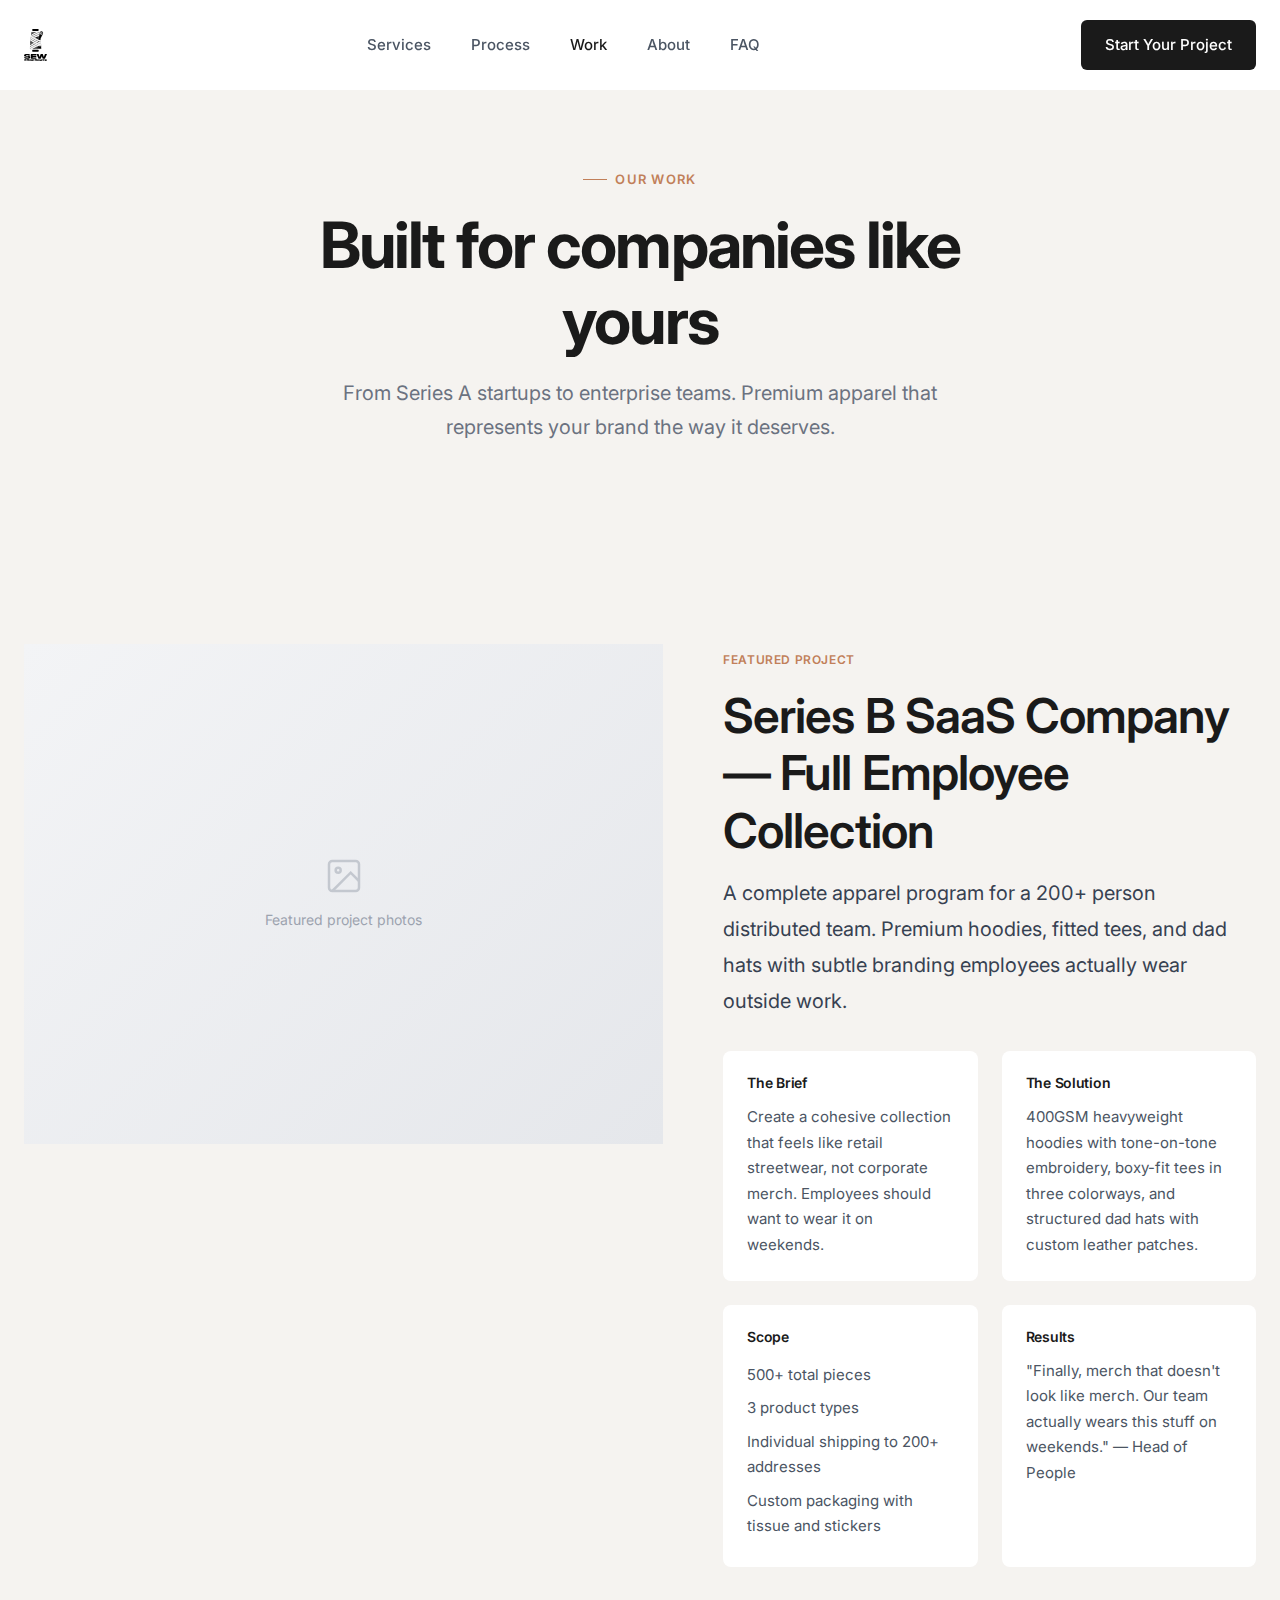
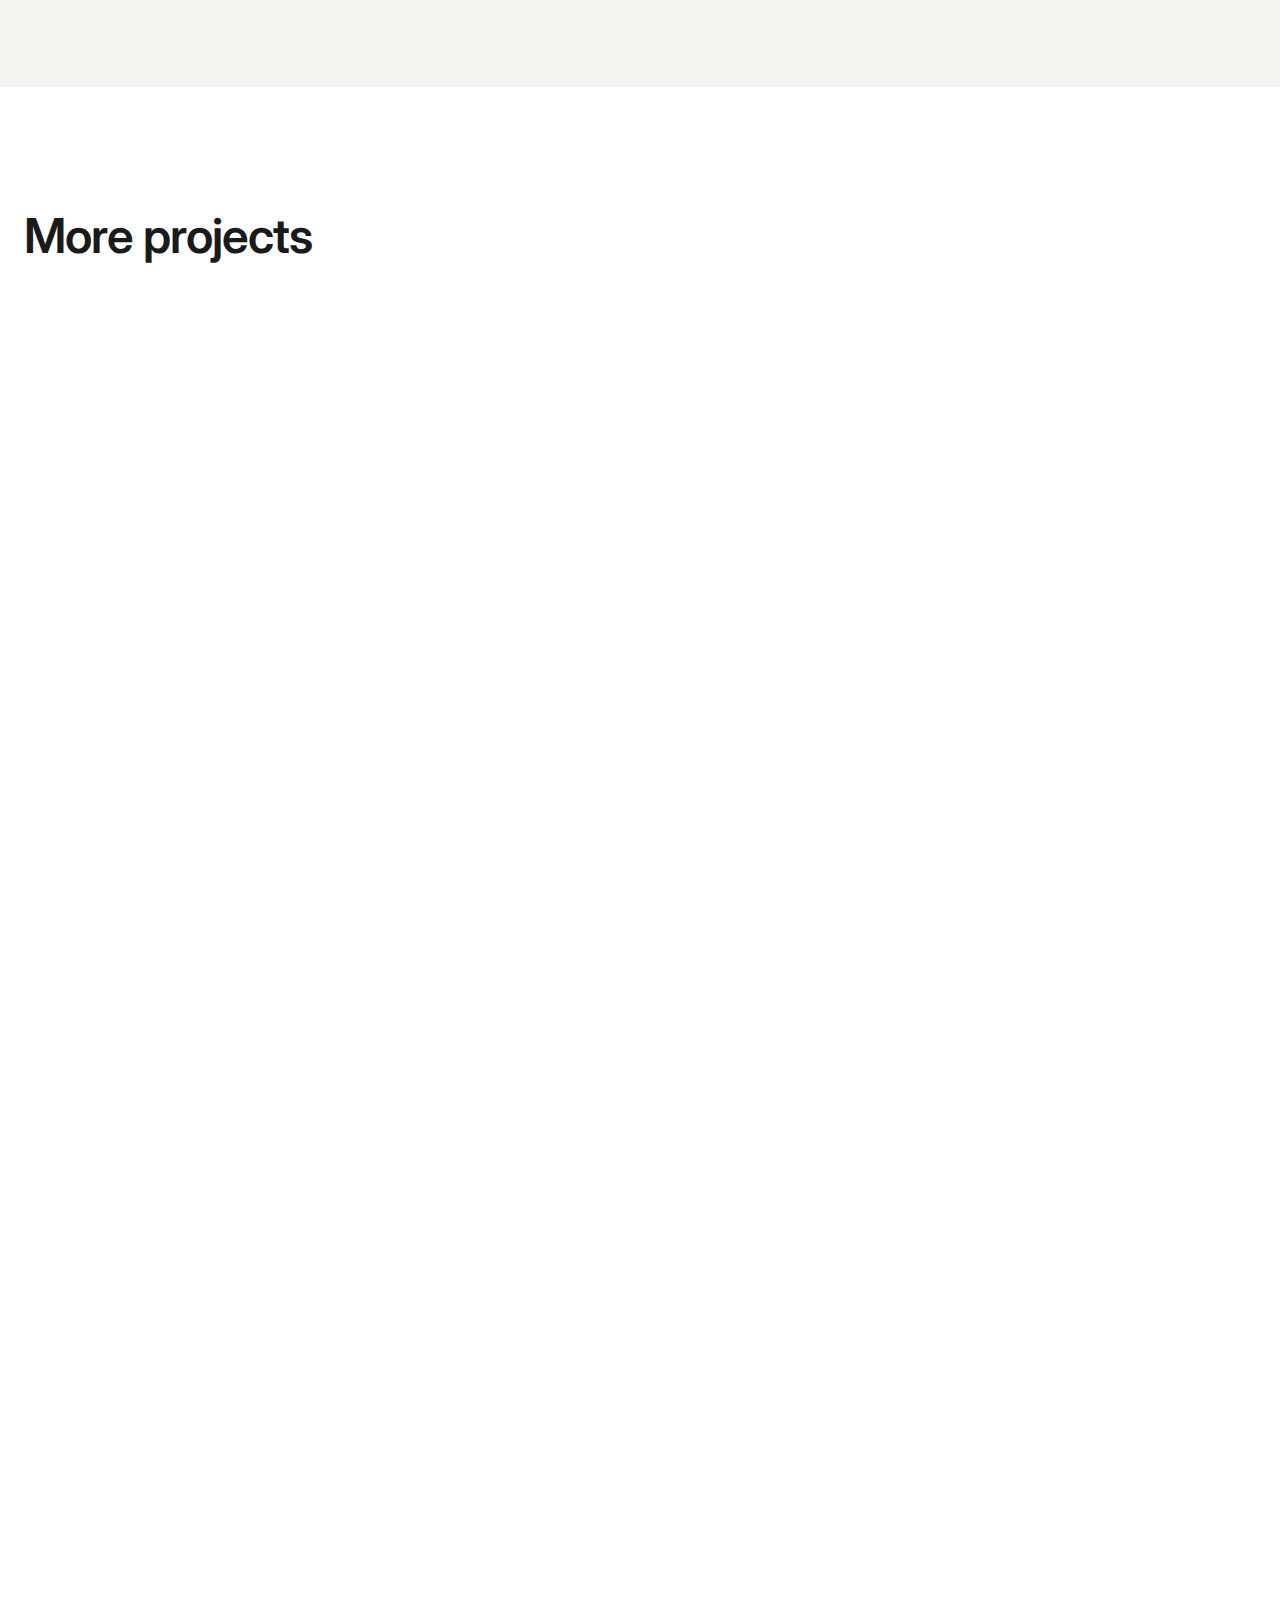
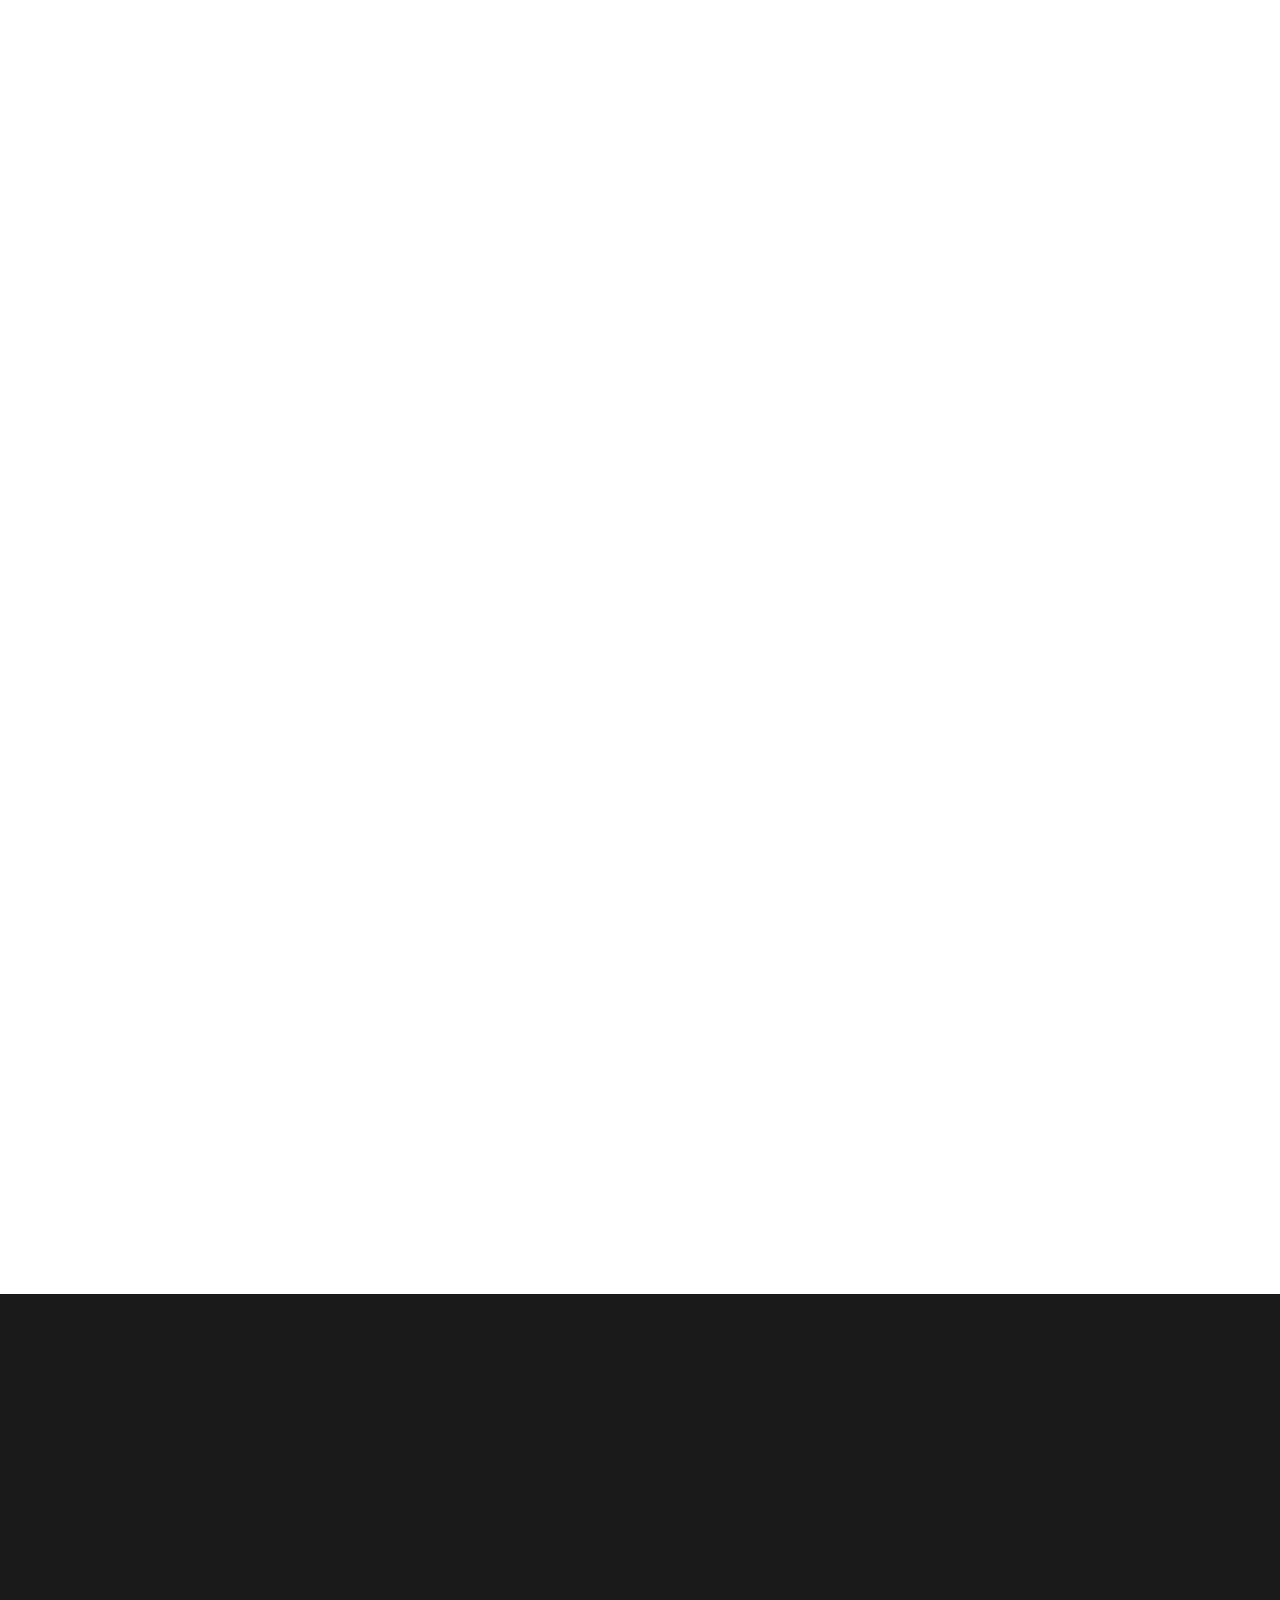
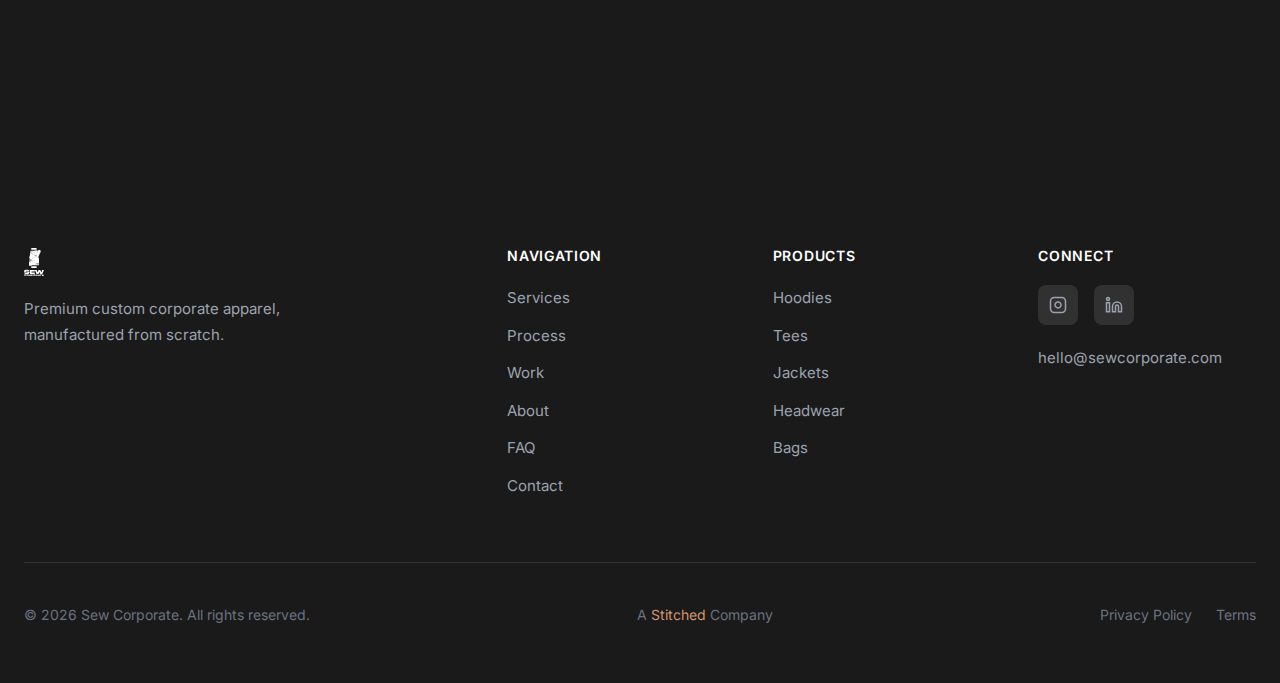
<file: work.html>
<!DOCTYPE html>
<html lang="en">
<head>
    <meta charset="UTF-8">
    <meta name="viewport" content="width=device-width, initial-scale=1.0">
    <title>Our Work | Sew Corporate - Custom Corporate Apparel Portfolio</title>
    <meta name="description" content="See our custom corporate apparel projects. From tech startups to finance firms, we've manufactured premium merch for companies that care about quality.">
    <link rel="canonical" href="https://sewcorporate.com/work">
    <link rel="icon" type="image/svg+xml" href="assets/Submark.svg">
    <link rel="preconnect" href="https://fonts.googleapis.com">
    <link rel="preconnect" href="https://fonts.gstatic.com" crossorigin>
    <link href="https://fonts.googleapis.com/css2?family=Inter:wght@400;500;600;700&display=swap" rel="stylesheet">
    <link rel="stylesheet" href="css/styles.css">
</head>
<body>
    <!-- Navigation -->
    <nav class="navbar">
        <div class="nav-container">
            <a href="/" class="logo">
                <img src="assets/Logo.svg" alt="Sew Corporate" class="logo-img">
            </a>
            <button class="mobile-menu-btn" aria-label="Toggle menu">
                <span></span>
                <span></span>
                <span></span>
            </button>
            <ul class="nav-links">
                <li><a href="/services">Services</a></li>
                <li><a href="/process">Process</a></li>
                <li><a href="/work" class="active">Work</a></li>
                <li><a href="/about">About</a></li>
                <li><a href="/faq">FAQ</a></li>
            </ul>
            <a href="/contact" class="nav-cta">Start Your Project</a>
        </div>
    </nav>

    <!-- Mobile Menu -->
    <div class="mobile-menu">
        <div class="mobile-menu-links">
            <a href="/services">Services</a>
            <a href="/process">Process</a>
            <a href="/work">Work</a>
            <a href="/about">About</a>
            <a href="/faq">FAQ</a>
            <a href="/contact" class="mobile-cta">Start Your Project</a>
        </div>
    </div>

    <!-- Page Header -->
    <section class="page-header">
        <div class="container">
            <span class="section-label">Our Work</span>
            <h1>Built for companies like yours</h1>
            <p class="page-header-subtitle">From Series A startups to enterprise teams. Premium apparel that represents your brand the way it deserves.</p>
        </div>
    </section>

    <!-- Featured Project -->
    <section class="featured-project-section">
        <div class="container">
            <div class="featured-project fade-in">
                <div class="featured-project-image">
                    <div class="work-card-placeholder large">
                        <svg viewBox="0 0 24 24" fill="none" stroke="currentColor" stroke-width="1.5">
                            <rect x="3" y="3" width="18" height="18" rx="2"/>
                            <circle cx="8.5" cy="8.5" r="1.5"/>
                            <path d="M21 15l-5-5L5 21"/>
                        </svg>
                        Featured project photos
                    </div>
                </div>
                <div class="featured-project-content">
                    <span class="work-card-category">Featured Project</span>
                    <h2>Series B SaaS Company — Full Employee Collection</h2>
                    <p class="text-large">A complete apparel program for a 200+ person distributed team. Premium hoodies, fitted tees, and dad hats with subtle branding employees actually wear outside work.</p>

                    <div class="project-details-grid">
                        <div class="project-detail">
                            <h4>The Brief</h4>
                            <p>Create a cohesive collection that feels like retail streetwear, not corporate merch. Employees should want to wear it on weekends.</p>
                        </div>
                        <div class="project-detail">
                            <h4>The Solution</h4>
                            <p>400GSM heavyweight hoodies with tone-on-tone embroidery, boxy-fit tees in three colorways, and structured dad hats with custom leather patches.</p>
                        </div>
                        <div class="project-detail">
                            <h4>Scope</h4>
                            <ul>
                                <li>500+ total pieces</li>
                                <li>3 product types</li>
                                <li>Individual shipping to 200+ addresses</li>
                                <li>Custom packaging with tissue and stickers</li>
                            </ul>
                        </div>
                        <div class="project-detail">
                            <h4>Results</h4>
                            <p>"Finally, merch that doesn't look like merch. Our team actually wears this stuff on weekends." — Head of People</p>
                        </div>
                    </div>
                </div>
            </div>
        </div>
    </section>

    <!-- Project Grid -->
    <section class="projects-grid-section">
        <div class="container">
            <div class="section-header">
                <h2>More projects</h2>
            </div>
            <div class="projects-grid">
                <!-- Project 1 -->
                <div class="project-card fade-in">
                    <div class="project-card-image">
                        <div class="work-card-placeholder">
                            <svg viewBox="0 0 24 24" fill="none" stroke="currentColor" stroke-width="1.5">
                                <rect x="3" y="3" width="18" height="18" rx="2"/>
                                <circle cx="8.5" cy="8.5" r="1.5"/>
                                <path d="M21 15l-5-5L5 21"/>
                            </svg>
                            Project photo
                        </div>
                    </div>
                    <div class="project-card-content">
                        <span class="work-card-category">Finance</span>
                        <h3>Investment Firm Executive Gifts</h3>
                        <p>Custom quarter-zips and bombers for partner-level team. Premium materials, understated branding.</p>
                        <div class="project-card-meta">
                            <span class="work-card-scope">75 pieces</span>
                            <span class="work-card-products">Quarter-zips, Bombers</span>
                        </div>
                    </div>
                </div>

                <!-- Project 2 -->
                <div class="project-card fade-in" data-delay="1">
                    <div class="project-card-image">
                        <div class="work-card-placeholder">
                            <svg viewBox="0 0 24 24" fill="none" stroke="currentColor" stroke-width="1.5">
                                <rect x="3" y="3" width="18" height="18" rx="2"/>
                                <circle cx="8.5" cy="8.5" r="1.5"/>
                                <path d="M21 15l-5-5L5 21"/>
                            </svg>
                            Project photo
                        </div>
                    </div>
                    <div class="project-card-content">
                        <span class="work-card-category">Event</span>
                        <h3>Annual Company Conference</h3>
                        <p>1,000+ piece run for company-wide offsite. Mixed products with cohesive design system.</p>
                        <div class="project-card-meta">
                            <span class="work-card-scope">1,200 pieces</span>
                            <span class="work-card-products">Tees, Hoodies, Hats</span>
                        </div>
                    </div>
                </div>

                <!-- Project 3 -->
                <div class="project-card fade-in" data-delay="2">
                    <div class="project-card-image">
                        <div class="work-card-placeholder">
                            <svg viewBox="0 0 24 24" fill="none" stroke="currentColor" stroke-width="1.5">
                                <rect x="3" y="3" width="18" height="18" rx="2"/>
                                <circle cx="8.5" cy="8.5" r="1.5"/>
                                <path d="M21 15l-5-5L5 21"/>
                            </svg>
                            Project photo
                        </div>
                    </div>
                    <div class="project-card-content">
                        <span class="work-card-category">Startup</span>
                        <h3>New Hire Welcome Kits</h3>
                        <p>Ongoing onboarding program. Hoodie, tee, and tote shipped to each new employee's home.</p>
                        <div class="project-card-meta">
                            <span class="work-card-scope">Monthly orders</span>
                            <span class="work-card-products">Hoodies, Tees, Totes</span>
                        </div>
                    </div>
                </div>

                <!-- Project 4 -->
                <div class="project-card fade-in" data-delay="3">
                    <div class="project-card-image">
                        <div class="work-card-placeholder">
                            <svg viewBox="0 0 24 24" fill="none" stroke="currentColor" stroke-width="1.5">
                                <rect x="3" y="3" width="18" height="18" rx="2"/>
                                <circle cx="8.5" cy="8.5" r="1.5"/>
                                <path d="M21 15l-5-5L5 21"/>
                            </svg>
                            Project photo
                        </div>
                    </div>
                    <div class="project-card-content">
                        <span class="work-card-category">Agency</span>
                        <h3>Creative Agency 10th Anniversary</h3>
                        <p>Limited edition varsity jackets celebrating a decade. Custom chenille patches and embroidery.</p>
                        <div class="project-card-meta">
                            <span class="work-card-scope">50 pieces</span>
                            <span class="work-card-products">Varsity Jackets</span>
                        </div>
                    </div>
                </div>

                <!-- Project 5 -->
                <div class="project-card fade-in" data-delay="4">
                    <div class="project-card-image">
                        <div class="work-card-placeholder">
                            <svg viewBox="0 0 24 24" fill="none" stroke="currentColor" stroke-width="1.5">
                                <rect x="3" y="3" width="18" height="18" rx="2"/>
                                <circle cx="8.5" cy="8.5" r="1.5"/>
                                <path d="M21 15l-5-5L5 21"/>
                            </svg>
                            Project photo
                        </div>
                    </div>
                    <div class="project-card-content">
                        <span class="work-card-category">SaaS</span>
                        <h3>Quarterly Swag Program</h3>
                        <p>Recurring seasonal drops for distributed team. Different product focus each quarter.</p>
                        <div class="project-card-meta">
                            <span class="work-card-scope">150 pieces/quarter</span>
                            <span class="work-card-products">Seasonal rotation</span>
                        </div>
                    </div>
                </div>

                <!-- Project 6 -->
                <div class="project-card fade-in" data-delay="5">
                    <div class="project-card-image">
                        <div class="work-card-placeholder">
                            <svg viewBox="0 0 24 24" fill="none" stroke="currentColor" stroke-width="1.5">
                                <rect x="3" y="3" width="18" height="18" rx="2"/>
                                <circle cx="8.5" cy="8.5" r="1.5"/>
                                <path d="M21 15l-5-5L5 21"/>
                            </svg>
                            Project photo
                        </div>
                    </div>
                    <div class="project-card-content">
                        <span class="work-card-category">Tech</span>
                        <h3>Developer Conference Merch</h3>
                        <p>Limited edition tees and hats for annual developer conference. Sold out in 2 hours.</p>
                        <div class="project-card-meta">
                            <span class="work-card-scope">500 pieces</span>
                            <span class="work-card-products">Tees, Hats</span>
                        </div>
                    </div>
                </div>

                <!-- Project 7 -->
                <div class="project-card fade-in" data-delay="6">
                    <div class="project-card-image">
                        <div class="work-card-placeholder">
                            <svg viewBox="0 0 24 24" fill="none" stroke="currentColor" stroke-width="1.5">
                                <rect x="3" y="3" width="18" height="18" rx="2"/>
                                <circle cx="8.5" cy="8.5" r="1.5"/>
                                <path d="M21 15l-5-5L5 21"/>
                            </svg>
                            Project photo
                        </div>
                    </div>
                    <div class="project-card-content">
                        <span class="work-card-category">E-commerce</span>
                        <h3>Customer Appreciation Gifts</h3>
                        <p>Premium duffel bags for top customers. Custom leather patches and metal hardware.</p>
                        <div class="project-card-meta">
                            <span class="work-card-scope">100 pieces</span>
                            <span class="work-card-products">Duffel Bags</span>
                        </div>
                    </div>
                </div>

                <!-- Project 8 -->
                <div class="project-card fade-in" data-delay="7">
                    <div class="project-card-image">
                        <div class="work-card-placeholder">
                            <svg viewBox="0 0 24 24" fill="none" stroke="currentColor" stroke-width="1.5">
                                <rect x="3" y="3" width="18" height="18" rx="2"/>
                                <circle cx="8.5" cy="8.5" r="1.5"/>
                                <path d="M21 15l-5-5L5 21"/>
                            </svg>
                            Project photo
                        </div>
                    </div>
                    <div class="project-card-content">
                        <span class="work-card-category">Consulting</span>
                        <h3>Partner Retreat Collection</h3>
                        <p>Executive-level apparel for annual partner retreat. Cashmere blend sweaters and premium outerwear.</p>
                        <div class="project-card-meta">
                            <span class="work-card-scope">40 pieces</span>
                            <span class="work-card-products">Sweaters, Jackets</span>
                        </div>
                    </div>
                </div>
            </div>
        </div>
    </section>

    <!-- Testimonials -->
    <section class="testimonials-section">
        <div class="container">
            <div class="testimonials-grid">
                <div class="testimonial-card fade-in">
                    <p class="testimonial-quote">"Finally, merch that doesn't look like merch. Our team actually wears this stuff on weekends."</p>
                    <div class="testimonial-author">
                        <div class="testimonial-avatar"></div>
                        <div class="testimonial-info">
                            <h4>Head of People</h4>
                            <p>Series B SaaS Company</p>
                        </div>
                    </div>
                </div>
                <div class="testimonial-card fade-in" data-delay="1">
                    <p class="testimonial-quote">"The quality difference from our old promotional vendor is night and day. Worth every penny."</p>
                    <div class="testimonial-author">
                        <div class="testimonial-avatar"></div>
                        <div class="testimonial-info">
                            <h4>Office Manager</h4>
                            <p>Tech Startup</p>
                        </div>
                    </div>
                </div>
                <div class="testimonial-card fade-in" data-delay="2">
                    <p class="testimonial-quote">"They handled everything — design, production, individual shipping to 200 employees. Flawless."</p>
                    <div class="testimonial-author">
                        <div class="testimonial-avatar"></div>
                        <div class="testimonial-info">
                            <h4>Brand Director</h4>
                            <p>Creative Agency</p>
                        </div>
                    </div>
                </div>
            </div>
        </div>
    </section>

    <!-- CTA Section -->
    <section class="cta-section">
        <div class="container fade-in">
            <h2>Ready to build something?</h2>
            <p>Tell us about your project. We'll respond within 24 hours with a plan.</p>
            <div class="cta-buttons">
                <a href="/contact" class="btn btn-white">
                    Start Your Project
                    <svg class="btn-arrow" viewBox="0 0 24 24" fill="none" stroke="currentColor" stroke-width="2">
                        <path d="M5 12h14M12 5l7 7-7 7"/>
                    </svg>
                </a>
            </div>
        </div>
    </section>

    <!-- Footer -->
    <footer class="footer">
        <div class="container">
            <div class="footer-grid">
                <div class="footer-brand">
                    <a href="/" class="footer-logo">
                        <img src="assets/Logo.svg" alt="Sew Corporate" class="footer-logo-img">
                    </a>
                    <p>Premium custom corporate apparel, manufactured from scratch.</p>
                </div>
                <div class="footer-column">
                    <h4>Navigation</h4>
                    <nav class="footer-links">
                        <a href="/services">Services</a>
                        <a href="/process">Process</a>
                        <a href="/work">Work</a>
                        <a href="/about">About</a>
                        <a href="/faq">FAQ</a>
                        <a href="/contact">Contact</a>
                    </nav>
                </div>
                <div class="footer-column">
                    <h4>Products</h4>
                    <nav class="footer-links">
                        <a href="/services#hoodies">Hoodies</a>
                        <a href="/services#tees">Tees</a>
                        <a href="/services#jackets">Jackets</a>
                        <a href="/services#headwear">Headwear</a>
                        <a href="/services#bags">Bags</a>
                    </nav>
                </div>
                <div class="footer-column">
                    <h4>Connect</h4>
                    <div class="footer-social">
                        <a href="https://instagram.com/sewcorporate" target="_blank" rel="noopener" aria-label="Instagram">
                            <svg viewBox="0 0 24 24" fill="none" stroke="currentColor" stroke-width="2">
                                <rect x="2" y="2" width="20" height="20" rx="5" ry="5"/>
                                <path d="M16 11.37A4 4 0 1 1 12.63 8 4 4 0 0 1 16 11.37z"/>
                                <line x1="17.5" y1="6.5" x2="17.51" y2="6.5"/>
                            </svg>
                        </a>
                        <a href="https://linkedin.com/company/sewcorporate" target="_blank" rel="noopener" aria-label="LinkedIn">
                            <svg viewBox="0 0 24 24" fill="none" stroke="currentColor" stroke-width="2">
                                <path d="M16 8a6 6 0 0 1 6 6v7h-4v-7a2 2 0 0 0-2-2 2 2 0 0 0-2 2v7h-4v-7a6 6 0 0 1 6-6z"/>
                                <rect x="2" y="9" width="4" height="12"/>
                                <circle cx="4" cy="4" r="2"/>
                            </svg>
                        </a>
                    </div>
                    <nav class="footer-links" style="margin-top: 20px;">
                        <a href="mailto:hello@sewcorporate.com">hello@sewcorporate.com</a>
                    </nav>
                </div>
            </div>
            <div class="footer-bottom">
                <p>&copy; 2026 Sew Corporate. All rights reserved.</p>
                <p>A <a href="https://gostitched.com" target="_blank" rel="noopener">Stitched</a> Company</p>
                <div class="footer-legal">
                    <a href="/privacy">Privacy Policy</a>
                    <a href="/terms">Terms</a>
                </div>
            </div>
        </div>
    </footer>

    <script src="js/main.js"></script>
</body>
</html>
</file>
<file: css/styles.css>
/* ================================
   Sew Corporate
   Premium Corporate Apparel Manufacturing
   ================================ */

:root {
    /* Primary Colors */
    --navy: #0f1d2f;
    --navy-light: #1a2d45;
    --charcoal: #1a1a1a;
    --white: #ffffff;
    --off-white: #fafafa;
    --cream: #f5f3f0;

    /* Accent Colors */
    --copper: #c17f59;
    --copper-light: #d4956f;
    --copper-dark: #a66b48;
    --sage: #7d8c7a;

    /* Neutrals */
    --gray-50: #f9fafb;
    --gray-100: #f3f4f6;
    --gray-200: #e5e7eb;
    --gray-300: #d1d5db;
    --gray-400: #9ca3af;
    --gray-500: #6b7280;
    --gray-600: #4b5563;
    --gray-700: #374151;
    --gray-800: #1f2937;
    --gray-900: #111827;

    /* Typography */
    --font-display: 'Inter', -apple-system, BlinkMacSystemFont, sans-serif;
    --font-body: 'Inter', -apple-system, BlinkMacSystemFont, sans-serif;

    /* Spacing */
    --section-padding: 120px;
    --section-padding-mobile: 80px;

    /* Transitions */
    --ease: cubic-bezier(0.16, 1, 0.3, 1);
    --ease-out: cubic-bezier(0.33, 1, 0.68, 1);
}

/* ================================
   Reset & Base
   ================================ */
*, *::before, *::after {
    box-sizing: border-box;
    margin: 0;
    padding: 0;
}

html {
    scroll-behavior: smooth;
    -webkit-font-smoothing: antialiased;
    -moz-osx-font-smoothing: grayscale;
}

body {
    font-family: var(--font-body);
    font-size: 17px;
    line-height: 1.7;
    color: var(--gray-700);
    background: var(--white);
    overflow-x: hidden;
}

a {
    color: inherit;
    text-decoration: none;
    transition: color 0.2s var(--ease);
}

button {
    font-family: inherit;
    cursor: pointer;
    border: none;
    background: none;
}

img {
    max-width: 100%;
    height: auto;
    display: block;
}

ul, ol {
    list-style: none;
}

/* ================================
   Typography
   ================================ */
h1, h2, h3, h4, h5, h6 {
    font-family: var(--font-display);
    font-weight: 600;
    color: var(--charcoal);
    line-height: 1.2;
    letter-spacing: -0.02em;
}

h1 {
    font-size: clamp(2.5rem, 5vw, 4rem);
    font-weight: 700;
    letter-spacing: -0.03em;
}

h2 {
    font-size: clamp(2rem, 4vw, 3rem);
}

h3 {
    font-size: clamp(1.25rem, 2vw, 1.5rem);
}

p {
    margin-bottom: 1rem;
}

p:last-child {
    margin-bottom: 0;
}

.text-large {
    font-size: 1.25rem;
    line-height: 1.8;
}

.text-small {
    font-size: 0.875rem;
}

.text-muted {
    color: var(--gray-500);
}

.text-copper {
    color: var(--copper);
}

/* ================================
   Layout
   ================================ */
.container {
    width: 100%;
    max-width: 1280px;
    margin: 0 auto;
    padding: 0 24px;
}

.container-narrow {
    max-width: 800px;
}

.container-wide {
    max-width: 1440px;
}

section {
    position: relative;
}

/* ================================
   Navigation
   ================================ */
.navbar {
    position: fixed;
    top: 0;
    left: 0;
    right: 0;
    z-index: 1000;
    padding: 20px 0;
    background: rgba(255, 255, 255, 0.95);
    backdrop-filter: blur(20px);
    -webkit-backdrop-filter: blur(20px);
    transition: all 0.3s var(--ease);
}

.navbar.scrolled {
    padding: 16px 0;
    box-shadow: 0 1px 0 rgba(0, 0, 0, 0.05);
}

.nav-container {
    display: flex;
    align-items: center;
    justify-content: space-between;
    max-width: 1440px;
    margin: 0 auto;
    padding: 0 24px;
}

.logo {
    display: flex;
    align-items: center;
    font-size: 1.25rem;
    font-weight: 700;
    color: var(--charcoal);
    letter-spacing: -0.02em;
}

.logo-img {
    height: 32px;
    width: auto;
}

.nav-links {
    display: none;
    align-items: center;
    gap: 40px;
}

@media (min-width: 1024px) {
    .nav-links {
        display: flex;
    }
}

.nav-links a {
    font-size: 0.9375rem;
    font-weight: 500;
    color: var(--gray-600);
    transition: color 0.2s var(--ease);
}

.nav-links a:hover {
    color: var(--charcoal);
}

.nav-links a.active {
    color: var(--charcoal);
}

.nav-cta {
    display: none;
    align-items: center;
    gap: 8px;
    padding: 12px 24px;
    background: var(--charcoal);
    color: var(--white);
    font-size: 0.9375rem;
    font-weight: 500;
    border-radius: 6px;
    transition: all 0.2s var(--ease);
}

.nav-cta:hover {
    background: var(--navy);
    transform: translateY(-1px);
}

@media (min-width: 1024px) {
    .nav-cta {
        display: inline-flex;
    }
}

/* Mobile Menu */
.mobile-menu-btn {
    display: flex;
    flex-direction: column;
    gap: 6px;
    padding: 8px;
    z-index: 1001;
}

@media (min-width: 1024px) {
    .mobile-menu-btn {
        display: none;
    }
}

.mobile-menu-btn span {
    width: 24px;
    height: 2px;
    background: var(--charcoal);
    transition: all 0.3s var(--ease);
    border-radius: 1px;
}

.mobile-menu-btn.active span:nth-child(1) {
    transform: rotate(45deg) translate(6px, 6px);
}

.mobile-menu-btn.active span:nth-child(2) {
    opacity: 0;
}

.mobile-menu-btn.active span:nth-child(3) {
    transform: rotate(-45deg) translate(6px, -6px);
}

.mobile-menu {
    position: fixed;
    inset: 0;
    background: var(--white);
    z-index: 999;
    display: flex;
    align-items: center;
    justify-content: center;
    opacity: 0;
    visibility: hidden;
    transition: all 0.4s var(--ease);
}

.mobile-menu.active {
    opacity: 1;
    visibility: visible;
}

.mobile-menu-links {
    display: flex;
    flex-direction: column;
    align-items: center;
    gap: 32px;
}

.mobile-menu-links a {
    font-size: 1.5rem;
    font-weight: 600;
    color: var(--gray-600);
    opacity: 0;
    transform: translateY(20px);
    transition: all 0.3s var(--ease);
}

.mobile-menu.active .mobile-menu-links a {
    opacity: 1;
    transform: translateY(0);
}

.mobile-menu.active .mobile-menu-links a:nth-child(1) { transition-delay: 0.1s; }
.mobile-menu.active .mobile-menu-links a:nth-child(2) { transition-delay: 0.15s; }
.mobile-menu.active .mobile-menu-links a:nth-child(3) { transition-delay: 0.2s; }
.mobile-menu.active .mobile-menu-links a:nth-child(4) { transition-delay: 0.25s; }
.mobile-menu.active .mobile-menu-links a:nth-child(5) { transition-delay: 0.3s; }
.mobile-menu.active .mobile-menu-links a:nth-child(6) { transition-delay: 0.35s; }

.mobile-menu-links a:hover {
    color: var(--charcoal);
}

.mobile-cta {
    margin-top: 16px;
    padding: 16px 40px;
    background: var(--charcoal);
    color: var(--white) !important;
    border-radius: 6px;
    font-size: 1rem !important;
}

/* ================================
   Buttons
   ================================ */
.btn {
    display: inline-flex;
    align-items: center;
    justify-content: center;
    gap: 10px;
    padding: 16px 32px;
    font-size: 1rem;
    font-weight: 500;
    border-radius: 6px;
    transition: all 0.2s var(--ease);
    cursor: pointer;
}

.btn-primary {
    background: var(--charcoal);
    color: var(--white);
}

.btn-primary:hover {
    background: var(--navy);
    transform: translateY(-2px);
    box-shadow: 0 10px 40px rgba(0, 0, 0, 0.15);
}

.btn-secondary {
    background: transparent;
    color: var(--charcoal);
    border: 1px solid var(--gray-300);
}

.btn-secondary:hover {
    border-color: var(--charcoal);
    background: var(--gray-50);
}

.btn-white {
    background: var(--white);
    color: var(--charcoal);
}

.btn-white:hover {
    background: var(--cream);
    transform: translateY(-2px);
}

.btn-text {
    padding: 0;
    background: none;
    color: var(--charcoal);
    font-weight: 500;
}

.btn-text:hover {
    color: var(--copper);
}

.btn-text .arrow {
    transition: transform 0.2s var(--ease);
}

.btn-text:hover .arrow {
    transform: translateX(4px);
}

.btn-arrow {
    width: 18px;
    height: 18px;
    transition: transform 0.2s var(--ease);
}

.btn:hover .btn-arrow {
    transform: translateX(3px);
}

/* ================================
   Section Headers
   ================================ */
.section-header {
    margin-bottom: 64px;
}

.section-header.center {
    text-align: center;
}

.section-label {
    display: inline-flex;
    align-items: center;
    gap: 8px;
    font-size: 0.8125rem;
    font-weight: 600;
    text-transform: uppercase;
    letter-spacing: 0.1em;
    color: var(--copper);
    margin-bottom: 16px;
}

.section-label::before {
    content: '';
    width: 24px;
    height: 1px;
    background: var(--copper);
}

.section-header h2 {
    margin-bottom: 20px;
}

.section-header p {
    font-size: 1.125rem;
    color: var(--gray-500);
    max-width: 640px;
}

.section-header.center p {
    margin: 0 auto;
}

/* ================================
   Hero Section
   ================================ */
.hero {
    padding: 160px 0 var(--section-padding);
    background: linear-gradient(180deg, var(--cream) 0%, var(--white) 100%);
    overflow: hidden;
}

.hero-grid {
    display: grid;
    grid-template-columns: 1fr;
    gap: 60px;
    align-items: center;
}

@media (min-width: 1024px) {
    .hero-grid {
        grid-template-columns: 1fr 1fr;
    }
}

.hero-content {
    position: relative;
    z-index: 2;
}

.hero-label {
    display: inline-flex;
    align-items: center;
    gap: 8px;
    font-size: 0.8125rem;
    font-weight: 600;
    text-transform: uppercase;
    letter-spacing: 0.1em;
    color: var(--copper);
    margin-bottom: 24px;
}

.hero-label::before {
    content: '';
    width: 32px;
    height: 1px;
    background: var(--copper);
}

.hero h1 {
    margin-bottom: 24px;
}

.hero-subtitle {
    font-size: 1.25rem;
    color: var(--gray-600);
    margin-bottom: 40px;
    max-width: 520px;
    line-height: 1.8;
}

.hero-ctas {
    display: flex;
    flex-wrap: wrap;
    align-items: center;
    gap: 24px;
}

.hero-stats {
    display: flex;
    gap: 48px;
    margin-top: 64px;
    padding-top: 40px;
    border-top: 1px solid var(--gray-200);
}

.hero-stat {
    text-align: left;
}

.hero-stat-value {
    font-size: 2.5rem;
    font-weight: 700;
    color: var(--charcoal);
    line-height: 1;
    margin-bottom: 4px;
}

.hero-stat-label {
    font-size: 0.875rem;
    color: var(--gray-500);
}

/* Hero Image */
.hero-image {
    position: relative;
}

.hero-image-main {
    position: relative;
    border-radius: 12px;
    overflow: hidden;
    background: var(--gray-100);
    aspect-ratio: 4/3;
}

.hero-image-main img {
    width: 100%;
    height: 100%;
    object-fit: cover;
}

.hero-image-placeholder {
    position: absolute;
    inset: 0;
    display: flex;
    flex-direction: column;
    align-items: center;
    justify-content: center;
    gap: 16px;
    background: linear-gradient(135deg, var(--gray-100) 0%, var(--gray-200) 100%);
    color: var(--gray-400);
    font-size: 0.9375rem;
}

.hero-image-placeholder svg {
    width: 48px;
    height: 48px;
    opacity: 0.5;
}

.hero-badge {
    position: absolute;
    bottom: -20px;
    left: -20px;
    background: var(--white);
    padding: 20px 24px;
    border-radius: 12px;
    box-shadow: 0 20px 60px rgba(0, 0, 0, 0.1);
}

.hero-badge-label {
    font-size: 0.75rem;
    font-weight: 600;
    text-transform: uppercase;
    letter-spacing: 0.05em;
    color: var(--gray-500);
    margin-bottom: 4px;
}

.hero-badge-value {
    font-size: 1.5rem;
    font-weight: 700;
    color: var(--charcoal);
}

@media (max-width: 1023px) {
    .hero-image {
        display: none;
    }

    .hero-stats {
        gap: 32px;
    }

    .hero-stat-value {
        font-size: 2rem;
    }
}

/* ================================
   Clients/Logos Section
   ================================ */
.clients-section {
    padding: 60px 0;
    background: var(--white);
    border-top: 1px solid var(--gray-100);
    border-bottom: 1px solid var(--gray-100);
}

.clients-label {
    text-align: center;
    font-size: 0.875rem;
    font-weight: 500;
    color: var(--gray-400);
    margin-bottom: 32px;
}

.clients-grid {
    display: flex;
    flex-wrap: wrap;
    justify-content: center;
    align-items: center;
    gap: 48px;
}

.client-logo {
    opacity: 0.4;
    transition: opacity 0.2s var(--ease);
    font-size: 1.25rem;
    font-weight: 600;
    color: var(--gray-600);
}

.client-logo:hover {
    opacity: 0.7;
}

/* ================================
   Services Section
   ================================ */
.services-section {
    padding: var(--section-padding) 0;
    background: var(--white);
}

.services-grid {
    display: grid;
    grid-template-columns: 1fr;
    gap: 24px;
}

@media (min-width: 640px) {
    .services-grid {
        grid-template-columns: repeat(2, 1fr);
    }
}

@media (min-width: 1024px) {
    .services-grid {
        grid-template-columns: repeat(3, 1fr);
    }
}

.service-card {
    position: relative;
    background: var(--gray-50);
    border-radius: 12px;
    padding: 40px 32px;
    transition: all 0.3s var(--ease);
    overflow: hidden;
}

.service-card:hover {
    background: var(--white);
    box-shadow: 0 20px 60px rgba(0, 0, 0, 0.08);
    transform: translateY(-4px);
}

.service-card-image {
    width: 100%;
    aspect-ratio: 16/10;
    border-radius: 8px;
    overflow: hidden;
    margin-bottom: 24px;
    background: var(--gray-200);
}

.service-card-image img {
    width: 100%;
    height: 100%;
    object-fit: cover;
}

.service-card-placeholder {
    width: 100%;
    height: 100%;
    display: flex;
    align-items: center;
    justify-content: center;
    color: var(--gray-400);
    font-size: 0.875rem;
}

.service-card h3 {
    margin-bottom: 12px;
}

.service-card-specs {
    display: flex;
    flex-wrap: wrap;
    gap: 8px;
    margin-bottom: 16px;
}

.spec-tag {
    display: inline-block;
    padding: 4px 10px;
    background: var(--white);
    border: 1px solid var(--gray-200);
    border-radius: 4px;
    font-size: 0.75rem;
    font-weight: 500;
    color: var(--gray-600);
}

.service-card p {
    font-size: 0.9375rem;
    color: var(--gray-500);
    margin-bottom: 20px;
}

.service-card-footer {
    display: flex;
    justify-content: space-between;
    align-items: center;
    padding-top: 20px;
    border-top: 1px solid var(--gray-200);
}

.service-card-price {
    font-size: 0.875rem;
    color: var(--gray-500);
}

.service-card-price strong {
    color: var(--charcoal);
}

.service-card-link {
    font-size: 0.875rem;
    font-weight: 500;
    color: var(--copper);
    display: flex;
    align-items: center;
    gap: 4px;
}

.service-card-link:hover {
    color: var(--copper-dark);
}

/* ================================
   Process Section
   ================================ */
.process-section {
    padding: var(--section-padding) 0;
    background: var(--navy);
    color: var(--white);
}

.process-section .section-label {
    color: var(--copper-light);
}

.process-section .section-label::before {
    background: var(--copper-light);
}

.process-section h2 {
    color: var(--white);
}

.process-section .section-header p {
    color: rgba(255, 255, 255, 0.7);
}

.process-timeline {
    display: flex;
    justify-content: center;
    gap: 8px;
    margin-bottom: 64px;
    flex-wrap: wrap;
}

.timeline-badge {
    display: inline-flex;
    align-items: center;
    gap: 8px;
    padding: 12px 20px;
    background: rgba(255, 255, 255, 0.1);
    border-radius: 100px;
    font-size: 0.875rem;
    color: rgba(255, 255, 255, 0.8);
}

.timeline-badge svg {
    width: 16px;
    height: 16px;
}

.process-grid {
    display: grid;
    grid-template-columns: 1fr;
    gap: 24px;
}

@media (min-width: 768px) {
    .process-grid {
        grid-template-columns: repeat(2, 1fr);
    }
}

@media (min-width: 1024px) {
    .process-grid {
        grid-template-columns: repeat(4, 1fr);
    }
}

.process-step {
    position: relative;
    background: rgba(255, 255, 255, 0.05);
    border: 1px solid rgba(255, 255, 255, 0.1);
    border-radius: 12px;
    padding: 32px;
    transition: all 0.3s var(--ease);
}

.process-step:hover {
    background: rgba(255, 255, 255, 0.08);
    border-color: rgba(255, 255, 255, 0.15);
    transform: translateY(-4px);
}

.process-step-number {
    display: inline-flex;
    align-items: center;
    justify-content: center;
    width: 48px;
    height: 48px;
    background: var(--copper);
    color: var(--white);
    font-size: 1.25rem;
    font-weight: 700;
    border-radius: 50%;
    margin-bottom: 24px;
}

.process-step h3 {
    color: var(--white);
    margin-bottom: 12px;
}

.process-step p {
    font-size: 0.9375rem;
    color: rgba(255, 255, 255, 0.7);
    margin-bottom: 16px;
}

.process-step-details {
    padding-top: 16px;
    border-top: 1px solid rgba(255, 255, 255, 0.1);
}

.process-step-detail {
    display: flex;
    align-items: flex-start;
    gap: 8px;
    font-size: 0.8125rem;
    color: rgba(255, 255, 255, 0.6);
    margin-bottom: 8px;
}

.process-step-detail:last-child {
    margin-bottom: 0;
}

.process-step-detail svg {
    width: 14px;
    height: 14px;
    color: var(--copper-light);
    flex-shrink: 0;
    margin-top: 2px;
}

/* ================================
   Portfolio/Work Section
   ================================ */
.work-section {
    padding: var(--section-padding) 0;
    background: var(--cream);
}

.work-grid {
    display: grid;
    grid-template-columns: 1fr;
    gap: 32px;
}

@media (min-width: 768px) {
    .work-grid {
        grid-template-columns: repeat(2, 1fr);
    }
}

@media (min-width: 1024px) {
    .work-grid {
        grid-template-columns: repeat(3, 1fr);
    }
}

.work-card {
    background: var(--white);
    border-radius: 12px;
    overflow: hidden;
    transition: all 0.3s var(--ease);
}

.work-card:hover {
    box-shadow: 0 20px 60px rgba(0, 0, 0, 0.1);
    transform: translateY(-4px);
}

.work-card-image {
    aspect-ratio: 4/3;
    background: var(--gray-100);
    overflow: hidden;
}

.work-card-image img {
    width: 100%;
    height: 100%;
    object-fit: cover;
    transition: transform 0.4s var(--ease);
}

.work-card:hover .work-card-image img {
    transform: scale(1.05);
}

.work-card-placeholder {
    width: 100%;
    height: 100%;
    display: flex;
    flex-direction: column;
    align-items: center;
    justify-content: center;
    gap: 12px;
    background: linear-gradient(135deg, var(--gray-100) 0%, var(--gray-200) 100%);
    color: var(--gray-400);
    font-size: 0.875rem;
}

.work-card-placeholder svg {
    width: 40px;
    height: 40px;
    opacity: 0.5;
}

.work-card-content {
    padding: 28px;
}

.work-card-category {
    display: inline-block;
    font-size: 0.75rem;
    font-weight: 600;
    text-transform: uppercase;
    letter-spacing: 0.05em;
    color: var(--copper);
    margin-bottom: 8px;
}

.work-card h3 {
    margin-bottom: 8px;
}

.work-card p {
    font-size: 0.9375rem;
    color: var(--gray-500);
    margin-bottom: 16px;
}

.work-card-meta {
    display: flex;
    justify-content: space-between;
    align-items: center;
    padding-top: 16px;
    border-top: 1px solid var(--gray-100);
}

.work-card-scope {
    font-size: 0.8125rem;
    color: var(--gray-400);
}

.work-card-link {
    font-size: 0.875rem;
    font-weight: 500;
    color: var(--charcoal);
    display: flex;
    align-items: center;
    gap: 4px;
}

.work-card-link:hover {
    color: var(--copper);
}

/* Featured Work Card */
.work-card.featured {
    grid-column: span 1;
}

@media (min-width: 768px) {
    .work-card.featured {
        grid-column: span 2;
    }

    .work-card.featured .work-card-image {
        aspect-ratio: 21/9;
    }
}

/* ================================
   Testimonials Section
   ================================ */
.testimonials-section {
    padding: var(--section-padding) 0;
    background: var(--white);
}

.testimonial-card {
    background: var(--gray-50);
    border-radius: 16px;
    padding: 48px;
    max-width: 800px;
    margin: 0 auto;
}

.testimonial-quote {
    font-size: 1.5rem;
    font-weight: 500;
    color: var(--charcoal);
    line-height: 1.6;
    margin-bottom: 32px;
}

.testimonial-author {
    display: flex;
    align-items: center;
    gap: 16px;
}

.testimonial-avatar {
    width: 56px;
    height: 56px;
    border-radius: 50%;
    background: var(--gray-200);
}

.testimonial-info h4 {
    font-size: 1rem;
    margin-bottom: 2px;
}

.testimonial-info p {
    font-size: 0.875rem;
    color: var(--gray-500);
}

/* ================================
   About Section
   ================================ */
.about-section {
    padding: var(--section-padding) 0;
    background: var(--white);
}

.about-grid {
    display: grid;
    grid-template-columns: 1fr;
    gap: 64px;
    align-items: center;
}

@media (min-width: 1024px) {
    .about-grid {
        grid-template-columns: 1fr 1fr;
    }
}

.about-content h2 {
    margin-bottom: 24px;
}

.about-content .text-large {
    color: var(--gray-600);
    margin-bottom: 32px;
}

.about-features {
    display: grid;
    gap: 24px;
}

.about-feature {
    display: flex;
    gap: 16px;
}

.about-feature-icon {
    width: 48px;
    height: 48px;
    display: flex;
    align-items: center;
    justify-content: center;
    background: var(--cream);
    border-radius: 10px;
    flex-shrink: 0;
}

.about-feature-icon svg {
    width: 24px;
    height: 24px;
    color: var(--copper);
}

.about-feature h4 {
    font-size: 1rem;
    margin-bottom: 4px;
}

.about-feature p {
    font-size: 0.9375rem;
    color: var(--gray-500);
}

.about-image {
    position: relative;
}

.about-image-main {
    border-radius: 12px;
    overflow: hidden;
    background: var(--gray-100);
    aspect-ratio: 4/3;
}

.about-image-main img {
    width: 100%;
    height: 100%;
    object-fit: cover;
}

/* ================================
   FAQ Section
   ================================ */
.faq-section {
    padding: var(--section-padding) 0;
    background: var(--cream);
}

.faq-grid {
    display: grid;
    grid-template-columns: 1fr;
    gap: 48px;
}

@media (min-width: 1024px) {
    .faq-grid {
        grid-template-columns: 1fr 2fr;
    }
}

.faq-sidebar {
    position: sticky;
    top: 120px;
    align-self: start;
}

.faq-categories {
    display: flex;
    flex-direction: column;
    gap: 8px;
}

.faq-category {
    padding: 12px 16px;
    background: transparent;
    border: none;
    border-radius: 8px;
    font-size: 0.9375rem;
    font-weight: 500;
    color: var(--gray-600);
    text-align: left;
    cursor: pointer;
    transition: all 0.2s var(--ease);
}

.faq-category:hover {
    background: var(--white);
    color: var(--charcoal);
}

.faq-category.active {
    background: var(--white);
    color: var(--charcoal);
    box-shadow: 0 4px 12px rgba(0, 0, 0, 0.05);
}

.faq-list {
    display: flex;
    flex-direction: column;
    gap: 16px;
}

.faq-item {
    background: var(--white);
    border-radius: 12px;
    overflow: hidden;
    transition: box-shadow 0.2s var(--ease);
}

.faq-item:hover {
    box-shadow: 0 8px 24px rgba(0, 0, 0, 0.06);
}

.faq-question {
    width: 100%;
    display: flex;
    align-items: center;
    justify-content: space-between;
    padding: 24px 28px;
    font-size: 1rem;
    font-weight: 500;
    color: var(--charcoal);
    text-align: left;
    cursor: pointer;
    transition: background 0.2s var(--ease);
}

.faq-question:hover {
    background: var(--gray-50);
}

.faq-icon {
    width: 24px;
    height: 24px;
    display: flex;
    align-items: center;
    justify-content: center;
    background: var(--gray-100);
    border-radius: 6px;
    flex-shrink: 0;
    transition: all 0.2s var(--ease);
}

.faq-icon svg {
    width: 14px;
    height: 14px;
    color: var(--gray-500);
    transition: transform 0.2s var(--ease);
}

.faq-item.active .faq-icon {
    background: var(--charcoal);
}

.faq-item.active .faq-icon svg {
    color: var(--white);
    transform: rotate(180deg);
}

.faq-answer {
    max-height: 0;
    overflow: hidden;
    transition: max-height 0.3s var(--ease);
}

.faq-item.active .faq-answer {
    max-height: 500px;
}

.faq-answer-content {
    padding: 0 28px 24px;
    color: var(--gray-600);
    font-size: 0.9375rem;
    line-height: 1.7;
}

/* ================================
   CTA Section
   ================================ */
.cta-section {
    padding: var(--section-padding) 0;
    background: var(--charcoal);
    text-align: center;
}

.cta-section h2 {
    color: var(--white);
    margin-bottom: 16px;
}

.cta-section p {
    color: rgba(255, 255, 255, 0.7);
    font-size: 1.125rem;
    max-width: 500px;
    margin: 0 auto 40px;
}

.cta-buttons {
    display: flex;
    flex-wrap: wrap;
    justify-content: center;
    gap: 16px;
}

.cta-contact {
    margin-top: 40px;
    font-size: 0.9375rem;
    color: rgba(255, 255, 255, 0.5);
}

.cta-contact a {
    color: var(--copper-light);
}

.cta-contact a:hover {
    color: var(--copper);
}

/* ================================
   Contact Section
   ================================ */
.contact-section {
    padding: var(--section-padding) 0;
    background: var(--cream);
}

.contact-grid {
    display: grid;
    grid-template-columns: 1fr;
    gap: 64px;
}

@media (min-width: 1024px) {
    .contact-grid {
        grid-template-columns: 1fr 1.5fr;
    }
}

.contact-info h2 {
    margin-bottom: 16px;
}

.contact-info > p {
    font-size: 1.125rem;
    color: var(--gray-600);
    margin-bottom: 40px;
}

.contact-details {
    display: flex;
    flex-direction: column;
    gap: 24px;
}

.contact-detail {
    display: flex;
    gap: 16px;
}

.contact-detail-icon {
    width: 48px;
    height: 48px;
    display: flex;
    align-items: center;
    justify-content: center;
    background: var(--white);
    border-radius: 10px;
    flex-shrink: 0;
}

.contact-detail-icon svg {
    width: 20px;
    height: 20px;
    color: var(--copper);
}

.contact-detail h4 {
    font-size: 0.875rem;
    font-weight: 600;
    text-transform: uppercase;
    letter-spacing: 0.05em;
    color: var(--gray-500);
    margin-bottom: 4px;
}

.contact-detail p {
    color: var(--charcoal);
}

.contact-detail a {
    color: var(--charcoal);
}

.contact-detail a:hover {
    color: var(--copper);
}

/* Contact Form */
.contact-form-wrapper {
    background: var(--white);
    border-radius: 16px;
    padding: 48px;
    box-shadow: 0 20px 60px rgba(0, 0, 0, 0.06);
}

.contact-form {
    display: flex;
    flex-direction: column;
    gap: 24px;
}

.form-row {
    display: grid;
    grid-template-columns: 1fr;
    gap: 24px;
}

@media (min-width: 640px) {
    .form-row {
        grid-template-columns: 1fr 1fr;
    }
}

.form-group {
    display: flex;
    flex-direction: column;
    gap: 8px;
}

.form-group label {
    font-size: 0.875rem;
    font-weight: 500;
    color: var(--gray-700);
}

.form-group input,
.form-group select,
.form-group textarea {
    padding: 14px 16px;
    font-size: 1rem;
    font-family: inherit;
    border: 1px solid var(--gray-200);
    border-radius: 8px;
    background: var(--white);
    color: var(--charcoal);
    transition: all 0.2s var(--ease);
}

.form-group input:focus,
.form-group select:focus,
.form-group textarea:focus {
    outline: none;
    border-color: var(--charcoal);
    box-shadow: 0 0 0 3px rgba(26, 26, 26, 0.08);
}

.form-group input::placeholder,
.form-group textarea::placeholder {
    color: var(--gray-400);
}

.form-group textarea {
    resize: vertical;
    min-height: 140px;
}

.form-submit {
    margin-top: 8px;
}

.form-submit .btn {
    width: 100%;
}

.form-note {
    text-align: center;
    font-size: 0.875rem;
    color: var(--gray-500);
}

/* ================================
   Footer
   ================================ */
.footer {
    padding: 80px 0 40px;
    background: var(--charcoal);
    color: var(--gray-400);
}

.footer-grid {
    display: grid;
    grid-template-columns: 1fr;
    gap: 48px;
    margin-bottom: 64px;
}

@media (min-width: 768px) {
    .footer-grid {
        grid-template-columns: 2fr 1fr 1fr 1fr;
    }
}

.footer-brand {
    max-width: 300px;
}

.footer-logo {
    display: inline-flex;
    margin-bottom: 20px;
}

.footer-logo-img {
    height: 28px;
    filter: brightness(0) invert(1);
}

.footer-brand p {
    font-size: 0.9375rem;
    color: var(--gray-400);
    line-height: 1.7;
}

.footer-column h4 {
    font-size: 0.875rem;
    font-weight: 600;
    text-transform: uppercase;
    letter-spacing: 0.05em;
    color: var(--white);
    margin-bottom: 20px;
}

.footer-links {
    display: flex;
    flex-direction: column;
    gap: 12px;
}

.footer-links a {
    font-size: 0.9375rem;
    color: var(--gray-400);
    transition: color 0.2s var(--ease);
}

.footer-links a:hover {
    color: var(--white);
}

.footer-social {
    display: flex;
    gap: 16px;
}

.footer-social a {
    width: 40px;
    height: 40px;
    display: flex;
    align-items: center;
    justify-content: center;
    background: rgba(255, 255, 255, 0.1);
    border-radius: 8px;
    color: var(--gray-400);
    transition: all 0.2s var(--ease);
}

.footer-social a:hover {
    background: var(--copper);
    color: var(--white);
}

.footer-social svg {
    width: 18px;
    height: 18px;
}

.footer-bottom {
    padding-top: 40px;
    border-top: 1px solid rgba(255, 255, 255, 0.1);
    display: flex;
    flex-direction: column;
    gap: 16px;
    text-align: center;
}

@media (min-width: 768px) {
    .footer-bottom {
        flex-direction: row;
        justify-content: space-between;
        text-align: left;
    }
}

.footer-bottom p {
    font-size: 0.875rem;
    color: var(--gray-500);
}

.footer-bottom a {
    color: var(--copper-light);
}

.footer-bottom a:hover {
    color: var(--copper);
}

.footer-legal {
    display: flex;
    gap: 24px;
}

.footer-legal a {
    font-size: 0.875rem;
    color: var(--gray-500);
}

.footer-legal a:hover {
    color: var(--white);
}

/* ================================
   Page Headers
   ================================ */
.page-header {
    padding: 160px 0 80px;
    background: var(--cream);
    text-align: center;
}

.page-header h1 {
    margin-bottom: 16px;
}

.page-header p {
    font-size: 1.25rem;
    color: var(--gray-500);
    max-width: 600px;
    margin: 0 auto;
}

/* ================================
   Animations
   ================================ */
.fade-in {
    opacity: 0;
    transform: translateY(20px);
    transition: all 0.6s var(--ease-out);
}

.fade-in.visible {
    opacity: 1;
    transform: translateY(0);
}

.fade-in[data-delay="1"] { transition-delay: 0.1s; }
.fade-in[data-delay="2"] { transition-delay: 0.2s; }
.fade-in[data-delay="3"] { transition-delay: 0.3s; }
.fade-in[data-delay="4"] { transition-delay: 0.4s; }
.fade-in[data-delay="5"] { transition-delay: 0.5s; }
.fade-in[data-delay="6"] { transition-delay: 0.6s; }
.fade-in[data-delay="7"] { transition-delay: 0.7s; }

/* ================================
   Page Header (Interior Pages)
   ================================ */
.page-header {
    padding: 160px 0 80px;
    background: var(--cream);
    text-align: center;
}

.page-header h1 {
    max-width: 800px;
    margin: 0 auto 1rem;
}

.page-header-subtitle {
    font-size: 1.125rem;
    color: var(--gray-500);
    max-width: 600px;
    margin: 0 auto;
}

.page-header-subtitle a {
    color: var(--copper);
}

/* ================================
   Services Detail Page
   ================================ */
.services-detail-section {
    padding: var(--section-padding) 0;
}

.service-detail {
    display: grid;
    grid-template-columns: 1fr 1fr;
    gap: 80px;
    align-items: center;
    padding: 80px 0;
    border-bottom: 1px solid var(--gray-200);
}

.service-detail:last-child {
    border-bottom: none;
}

.service-detail.reverse {
    direction: rtl;
}

.service-detail.reverse > * {
    direction: ltr;
}

.service-detail-image .service-card-placeholder.large {
    height: 400px;
}

.service-detail-content h2 {
    margin-bottom: 1rem;
}

.service-detail-content .text-large {
    margin-bottom: 2rem;
}

.service-specs-grid {
    display: grid;
    grid-template-columns: 1fr 1fr;
    gap: 24px;
    margin-bottom: 2rem;
}

.service-spec h4 {
    font-size: 0.875rem;
    font-weight: 600;
    color: var(--charcoal);
    margin-bottom: 0.5rem;
}

.service-spec ul {
    list-style: none;
    padding: 0;
    margin: 0;
}

.service-spec li {
    font-size: 0.875rem;
    color: var(--gray-500);
    padding: 0.25rem 0;
}

/* Comparison Section */
.comparison-section {
    padding: var(--section-padding) 0;
    background: var(--cream);
}

.comparison-grid {
    display: grid;
    grid-template-columns: 1fr 1fr;
    gap: 32px;
    max-width: 900px;
    margin: 0 auto;
}

.comparison-card {
    background: var(--white);
    padding: 40px;
    border-radius: 12px;
}

.comparison-card.highlight {
    background: var(--navy);
    color: var(--white);
}

.comparison-card h3 {
    font-size: 1.25rem;
    margin-bottom: 1.5rem;
}

.comparison-card.highlight h3 {
    color: var(--white);
}

.comparison-list {
    list-style: none;
    padding: 0;
    margin: 0;
}

.comparison-list li {
    padding: 0.75rem 0;
    padding-left: 28px;
    position: relative;
    font-size: 0.9375rem;
}

.comparison-list.negative li::before {
    content: "✕";
    position: absolute;
    left: 0;
    color: var(--gray-400);
}

.comparison-list.positive li::before {
    content: "✓";
    position: absolute;
    left: 0;
    color: var(--copper);
}

/* ================================
   Process Detail Page
   ================================ */
.process-detail-section {
    padding: var(--section-padding) 0;
}

.process-detail-step {
    display: flex;
    gap: 48px;
    padding-bottom: 80px;
    margin-bottom: 80px;
    border-bottom: 1px solid var(--gray-200);
}

.process-detail-step:last-child {
    border-bottom: none;
    margin-bottom: 0;
}

.process-detail-number {
    flex-shrink: 0;
    display: flex;
    flex-direction: column;
    align-items: center;
}

.process-detail-number span {
    width: 60px;
    height: 60px;
    background: var(--navy);
    color: var(--white);
    border-radius: 50%;
    display: flex;
    align-items: center;
    justify-content: center;
    font-size: 1.5rem;
    font-weight: 600;
}

.process-detail-line {
    width: 2px;
    flex: 1;
    background: var(--gray-200);
    margin-top: 24px;
}

.process-detail-content {
    flex: 1;
}

.process-detail-header {
    display: flex;
    justify-content: space-between;
    align-items: center;
    margin-bottom: 1rem;
}

.process-detail-header h2 {
    margin-bottom: 0;
}

.process-detail-time {
    background: var(--cream);
    color: var(--gray-600);
    padding: 8px 16px;
    border-radius: 20px;
    font-size: 0.875rem;
    font-weight: 500;
}

.process-detail-grid {
    display: grid;
    grid-template-columns: 1fr 1fr;
    gap: 24px;
    margin: 2rem 0;
}

.process-detail-card {
    background: var(--cream);
    padding: 24px;
    border-radius: 8px;
}

.process-detail-card h4 {
    font-size: 0.875rem;
    font-weight: 600;
    color: var(--charcoal);
    margin-bottom: 1rem;
}

.process-detail-card ul {
    list-style: none;
    padding: 0;
    margin: 0;
}

.process-detail-card li {
    font-size: 0.9375rem;
    color: var(--gray-600);
    padding: 0.375rem 0;
    padding-left: 20px;
    position: relative;
}

.process-detail-card li::before {
    content: "•";
    position: absolute;
    left: 0;
    color: var(--copper);
}

.process-detail-image {
    margin-top: 2rem;
}

.process-detail-image .service-card-placeholder.large {
    height: 300px;
}

/* Timeline Summary */
.timeline-summary-section {
    padding: var(--section-padding) 0;
    background: var(--cream);
}

.timeline-visual {
    display: flex;
    justify-content: space-between;
    max-width: 900px;
    margin: 0 auto 2rem;
    position: relative;
}

.timeline-visual::before {
    content: "";
    position: absolute;
    top: 20px;
    left: 60px;
    right: 60px;
    height: 2px;
    background: var(--gray-300);
}

.timeline-item {
    text-align: center;
    position: relative;
    z-index: 1;
}

.timeline-week {
    background: var(--navy);
    color: var(--white);
    padding: 8px 16px;
    border-radius: 20px;
    font-size: 0.75rem;
    font-weight: 600;
    margin-bottom: 12px;
    display: inline-block;
}

.timeline-label {
    font-size: 0.875rem;
    color: var(--gray-600);
}

.timeline-note {
    text-align: center;
    font-size: 0.875rem;
    color: var(--gray-500);
}

/* FAQ Link Section */
.faq-link-section {
    padding: 60px 0;
}

.faq-link-card {
    background: var(--cream);
    padding: 48px;
    border-radius: 12px;
    text-align: center;
    max-width: 600px;
    margin: 0 auto;
}

.faq-link-card h3 {
    margin-bottom: 0.5rem;
}

.faq-link-card p {
    color: var(--gray-500);
    margin-bottom: 1.5rem;
}

/* ================================
   Work/Portfolio Page
   ================================ */
.featured-project-section {
    padding: var(--section-padding) 0;
    background: var(--cream);
}

.featured-project {
    display: grid;
    grid-template-columns: 1.2fr 1fr;
    gap: 60px;
    align-items: start;
}

.featured-project-image .work-card-placeholder.large {
    height: 500px;
}

.featured-project-content .work-card-category {
    margin-bottom: 1rem;
}

.featured-project-content h2 {
    margin-bottom: 1rem;
}

.featured-project-content .text-large {
    margin-bottom: 2rem;
}

.project-details-grid {
    display: grid;
    grid-template-columns: 1fr 1fr;
    gap: 24px;
}

.project-detail {
    background: var(--white);
    padding: 24px;
    border-radius: 8px;
}

.project-detail h4 {
    font-size: 0.875rem;
    font-weight: 600;
    color: var(--charcoal);
    margin-bottom: 0.75rem;
}

.project-detail p {
    font-size: 0.9375rem;
    color: var(--gray-600);
    margin: 0;
}

.project-detail ul {
    list-style: none;
    padding: 0;
    margin: 0;
}

.project-detail li {
    font-size: 0.9375rem;
    color: var(--gray-600);
    padding: 0.25rem 0;
}

/* Projects Grid */
.projects-grid-section {
    padding: var(--section-padding) 0;
}

.projects-grid {
    display: grid;
    grid-template-columns: repeat(2, 1fr);
    gap: 32px;
}

.project-card {
    background: var(--white);
    border: 1px solid var(--gray-200);
    border-radius: 12px;
    overflow: hidden;
    transition: all 0.3s ease;
}

.project-card:hover {
    border-color: var(--gray-300);
    box-shadow: 0 10px 40px rgba(0,0,0,0.08);
}

.project-card-image {
    height: 240px;
}

.project-card-image .work-card-placeholder {
    height: 100%;
    border-radius: 0;
}

.project-card-content {
    padding: 24px;
}

.project-card-content h3 {
    font-size: 1.125rem;
    margin-bottom: 0.5rem;
}

.project-card-content p {
    font-size: 0.9375rem;
    color: var(--gray-500);
    margin-bottom: 1rem;
}

.project-card-meta {
    display: flex;
    justify-content: space-between;
    font-size: 0.8125rem;
    color: var(--gray-500);
}

.work-card-products {
    color: var(--copper);
}

/* Testimonials Grid */
.testimonials-grid {
    display: grid;
    grid-template-columns: repeat(3, 1fr);
    gap: 24px;
}

.testimonials-grid .testimonial-card {
    max-width: none;
}

/* ================================
   About Page
   ================================ */
.about-story-section {
    padding: var(--section-padding) 0;
}

.about-story-grid {
    display: grid;
    grid-template-columns: 1.2fr 1fr;
    gap: 80px;
    align-items: center;
}

.about-story-content h2 {
    margin-bottom: 1.5rem;
}

.about-story-content p {
    margin-bottom: 1.25rem;
    color: var(--gray-600);
}

.about-story-content .text-large {
    font-size: 1.125rem;
    color: var(--charcoal);
}

.about-story-image .hero-image-placeholder {
    height: 400px;
}

/* Stats Section */
.about-stats-section {
    padding: 80px 0;
    background: var(--navy);
}

.about-stats-grid {
    display: grid;
    grid-template-columns: repeat(4, 1fr);
    gap: 48px;
    text-align: center;
}

.about-stat-value {
    font-size: 3rem;
    font-weight: 700;
    color: var(--white);
    line-height: 1;
    margin-bottom: 0.5rem;
}

.about-stat-label {
    font-size: 0.9375rem;
    color: rgba(255,255,255,0.7);
}

/* Difference Section */
.about-difference-section {
    padding: var(--section-padding) 0;
}

.about-difference-grid {
    display: grid;
    grid-template-columns: repeat(2, 1fr);
    gap: 32px;
}

.about-difference-card {
    background: var(--cream);
    padding: 40px;
    border-radius: 12px;
}

.about-difference-icon {
    width: 48px;
    height: 48px;
    background: var(--navy);
    border-radius: 12px;
    display: flex;
    align-items: center;
    justify-content: center;
    margin-bottom: 1.5rem;
}

.about-difference-icon svg {
    width: 24px;
    height: 24px;
    stroke: var(--white);
}

.about-difference-card h3 {
    font-size: 1.125rem;
    margin-bottom: 0.75rem;
}

.about-difference-card p {
    font-size: 0.9375rem;
    color: var(--gray-500);
    margin: 0;
}

/* Stitched Section */
.about-stitched-section {
    padding: var(--section-padding) 0;
    background: var(--cream);
}

.about-stitched-card {
    display: grid;
    grid-template-columns: 1fr 1fr;
    gap: 60px;
    align-items: center;
    background: var(--white);
    padding: 60px;
    border-radius: 16px;
}

.about-stitched-content h2 {
    margin-bottom: 1rem;
}

.about-stitched-content p {
    color: var(--gray-600);
    margin-bottom: 1rem;
}

.about-stitched-image .hero-image-placeholder {
    height: 300px;
}

/* Industries Section */
.about-industries-section {
    padding: var(--section-padding) 0;
}

.industries-grid {
    display: flex;
    flex-wrap: wrap;
    gap: 12px;
    justify-content: center;
}

.industry-tag {
    background: var(--cream);
    color: var(--charcoal);
    padding: 12px 24px;
    border-radius: 30px;
    font-size: 0.9375rem;
    font-weight: 500;
}

/* ================================
   FAQ Page
   ================================ */
.faq-page-section {
    padding: var(--section-padding) 0;
}

.faq-category {
    margin-bottom: 60px;
}

.faq-category:last-child {
    margin-bottom: 0;
}

.faq-category h2 {
    font-size: 1.5rem;
    margin-bottom: 24px;
    padding-bottom: 16px;
    border-bottom: 2px solid var(--navy);
}

.faq-page-section .faq-answer-content ul {
    margin-top: 1rem;
    padding-left: 1.25rem;
}

.faq-page-section .faq-answer-content li {
    margin-bottom: 0.5rem;
}

/* FAQ Contact Section */
.faq-contact-section {
    padding: 60px 0 var(--section-padding);
}

.faq-contact-card {
    background: var(--navy);
    padding: 60px;
    border-radius: 16px;
    text-align: center;
    max-width: 700px;
    margin: 0 auto;
}

.faq-contact-card h2 {
    color: var(--white);
    margin-bottom: 0.75rem;
}

.faq-contact-card p {
    color: rgba(255,255,255,0.8);
    margin-bottom: 2rem;
}

.faq-contact-buttons {
    display: flex;
    gap: 16px;
    justify-content: center;
}

.faq-contact-buttons .btn-secondary {
    background: transparent;
    border: 1px solid rgba(255,255,255,0.3);
    color: var(--white);
}

.faq-contact-buttons .btn-secondary:hover {
    background: rgba(255,255,255,0.1);
}

/* ================================
   Contact Page
   ================================ */
.contact-page-section {
    padding: 160px 0 var(--section-padding);
}

.contact-page-grid {
    display: grid;
    grid-template-columns: 1fr 1.2fr;
    gap: 80px;
    align-items: start;
}

.contact-page-info h1 {
    font-size: 2.5rem;
    margin-bottom: 1rem;
}

.contact-page-info .text-large {
    margin-bottom: 2.5rem;
}

.contact-page-details {
    margin-bottom: 2.5rem;
}

.contact-page-details .contact-detail {
    padding: 20px 0;
    border-bottom: 1px solid var(--gray-200);
}

.contact-page-details .contact-detail:first-child {
    padding-top: 0;
}

.contact-page-details .contact-detail:last-child {
    border-bottom: none;
}

.contact-expect {
    background: var(--cream);
    padding: 24px;
    border-radius: 12px;
    margin-bottom: 1.5rem;
}

.contact-expect h3 {
    font-size: 1rem;
    margin-bottom: 1rem;
}

.contact-expect ul {
    list-style: none;
    padding: 0;
    margin: 0;
}

.contact-expect li {
    padding: 0.5rem 0;
    padding-left: 24px;
    position: relative;
    font-size: 0.9375rem;
    color: var(--gray-600);
}

.contact-expect li::before {
    content: "✓";
    position: absolute;
    left: 0;
    color: var(--copper);
}

.contact-faq-link {
    font-size: 0.9375rem;
    color: var(--gray-500);
}

.contact-faq-link a {
    color: var(--copper);
}

.contact-page-form {
    background: var(--cream);
    padding: 48px;
    border-radius: 16px;
}

.contact-page-form .form-group {
    margin-bottom: 24px;
}

.contact-page-form input,
.contact-page-form textarea {
    background: var(--white);
}

.btn-full {
    width: 100%;
    justify-content: center;
}

/* Alternative Contact */
.contact-alt-section {
    padding: 0 0 var(--section-padding);
}

.contact-alt-grid {
    display: grid;
    grid-template-columns: 1fr 1fr;
    gap: 24px;
}

.contact-alt-card {
    background: var(--cream);
    padding: 40px;
    border-radius: 12px;
    text-align: center;
}

.contact-alt-card h3 {
    font-size: 1.125rem;
    margin-bottom: 0.5rem;
}

.contact-alt-card p {
    font-size: 0.9375rem;
    color: var(--gray-500);
    margin-bottom: 1.5rem;
}

/* ================================
   Responsive - Interior Pages
   ================================ */
@media (max-width: 1024px) {
    .service-detail {
        grid-template-columns: 1fr;
        gap: 40px;
    }

    .service-detail.reverse {
        direction: ltr;
    }

    .featured-project {
        grid-template-columns: 1fr;
    }

    .about-story-grid {
        grid-template-columns: 1fr;
        gap: 40px;
    }

    .about-stitched-card {
        grid-template-columns: 1fr;
        gap: 40px;
    }

    .contact-page-grid {
        grid-template-columns: 1fr;
        gap: 48px;
    }
}

@media (max-width: 768px) {
    .page-header {
        padding: 120px 0 60px;
    }

    .service-specs-grid {
        grid-template-columns: 1fr;
    }

    .comparison-grid {
        grid-template-columns: 1fr;
    }

    .process-detail-step {
        flex-direction: column;
        gap: 24px;
    }

    .process-detail-number {
        flex-direction: row;
        gap: 16px;
    }

    .process-detail-line {
        width: auto;
        height: 2px;
        flex: 1;
        margin-top: 0;
    }

    .process-detail-header {
        flex-direction: column;
        align-items: flex-start;
        gap: 8px;
    }

    .process-detail-grid {
        grid-template-columns: 1fr;
    }

    .timeline-visual {
        flex-direction: column;
        gap: 16px;
    }

    .timeline-visual::before {
        display: none;
    }

    .timeline-item {
        display: flex;
        align-items: center;
        gap: 16px;
        text-align: left;
    }

    .projects-grid {
        grid-template-columns: 1fr;
    }

    .project-details-grid {
        grid-template-columns: 1fr;
    }

    .testimonials-grid {
        grid-template-columns: 1fr;
    }

    .about-stats-grid {
        grid-template-columns: repeat(2, 1fr);
        gap: 32px;
    }

    .about-difference-grid {
        grid-template-columns: 1fr;
    }

    .faq-contact-buttons {
        flex-direction: column;
    }

    .contact-page-section {
        padding: 120px 0 60px;
    }

    .contact-page-form {
        padding: 32px;
    }

    .contact-alt-grid {
        grid-template-columns: 1fr;
    }
}

/* ================================
   Utilities
   ================================ */
.visually-hidden {
    position: absolute;
    width: 1px;
    height: 1px;
    padding: 0;
    margin: -1px;
    overflow: hidden;
    clip: rect(0, 0, 0, 0);
    white-space: nowrap;
    border: 0;
}

/* ================================
   Responsive
   ================================ */
@media (max-width: 768px) {
    :root {
        --section-padding: var(--section-padding-mobile);
    }

    .section-header {
        margin-bottom: 48px;
    }

    h1 {
        font-size: 2.25rem;
    }

    h2 {
        font-size: 1.75rem;
    }
}

/* ================================
   Reduced Motion
   ================================ */
@media (prefers-reduced-motion: reduce) {
    *,
    *::before,
    *::after {
        animation-duration: 0.01ms !important;
        animation-iteration-count: 1 !important;
        transition-duration: 0.01ms !important;
    }
}
</file>
